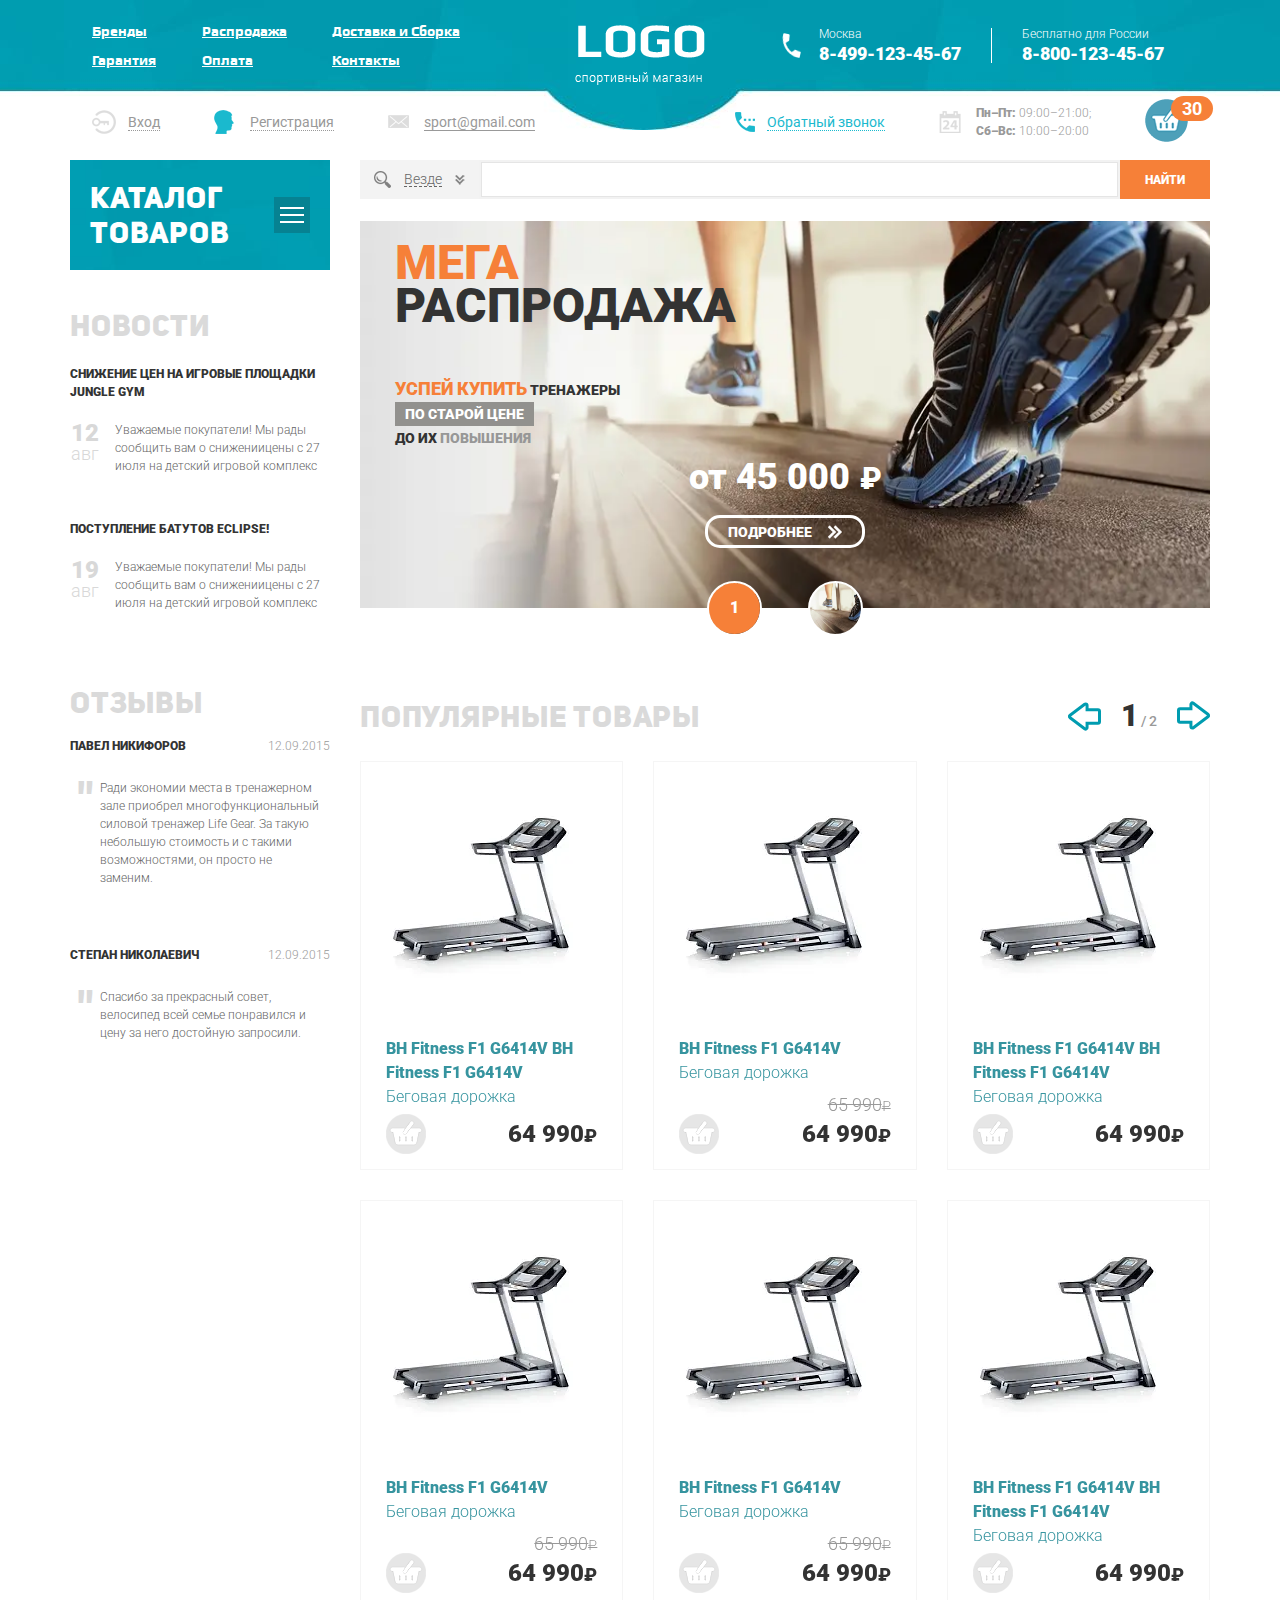
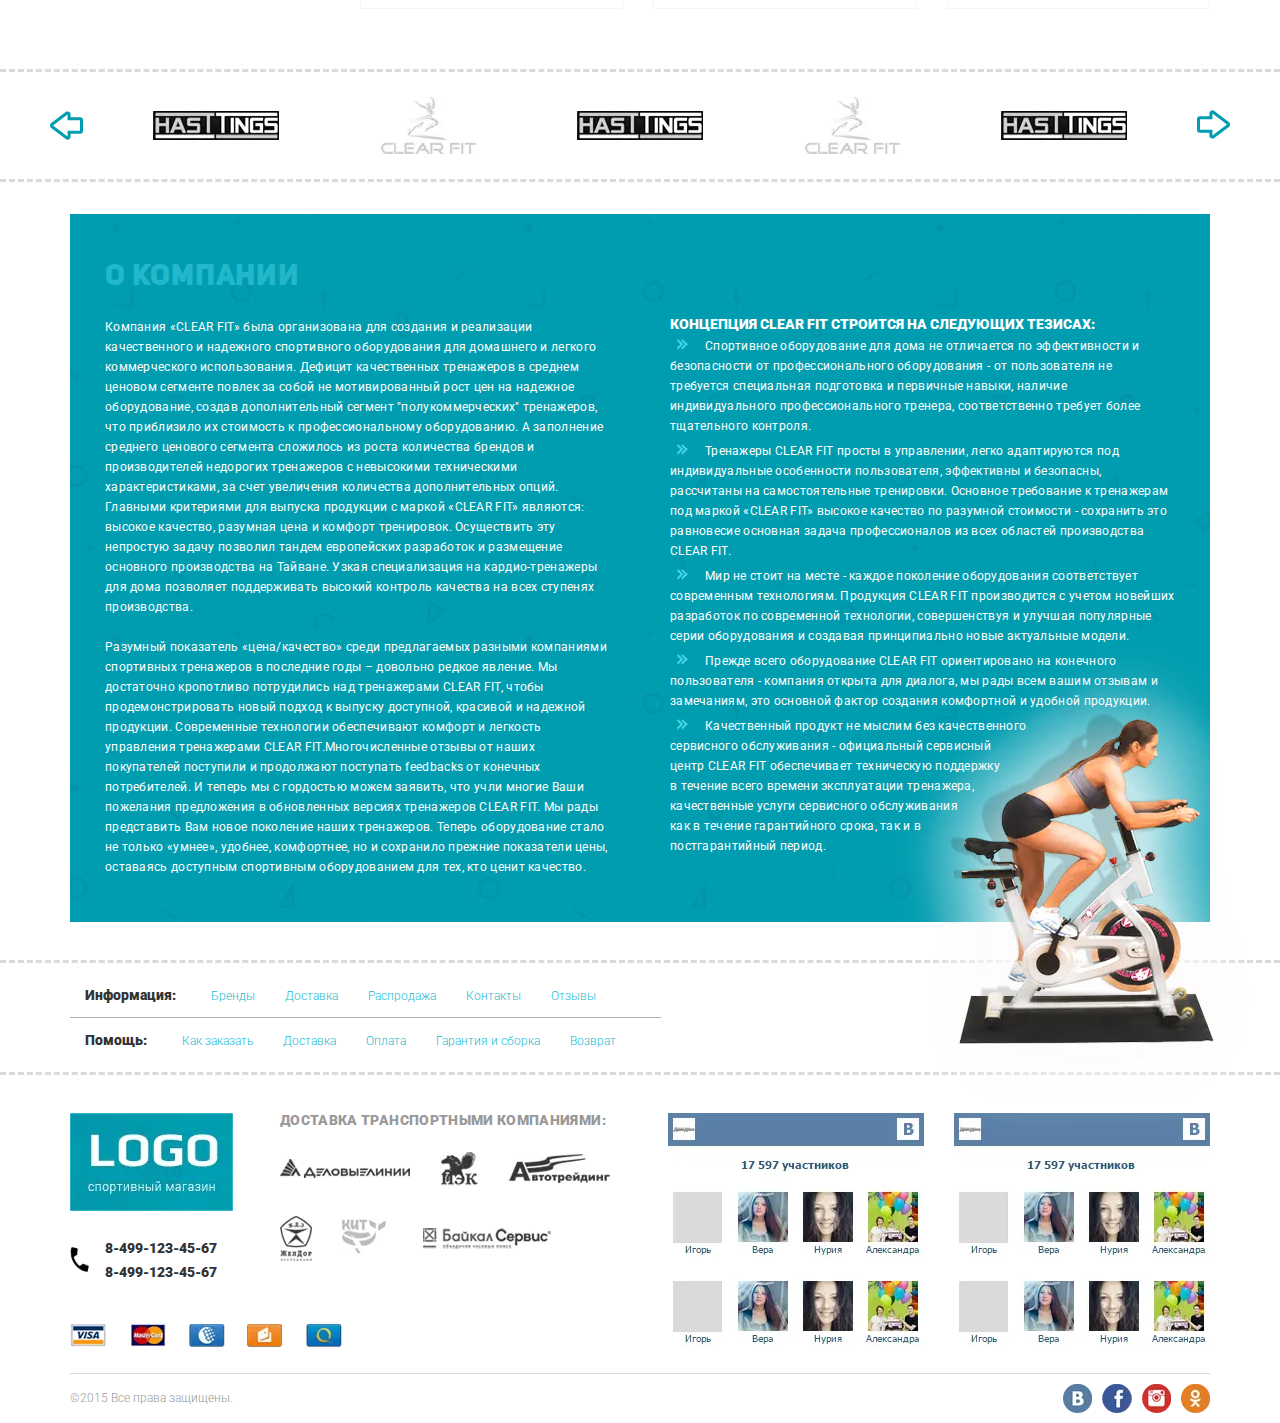
<file: index.html>
<!DOCTYPE html>
<html lang="ru">

<head>
	<title>Главная</title>
	<meta charset="UTF-8">
	<meta name="format-detection" content="telephone=no">
	<link rel="stylesheet" href="css/style.css">
	<link rel="shortcut icon" href="favicon.ico">
	<!-- <meta name="robots" content="noindex, nofollow"> -->
	<!-- <meta name="viewport" content="width=device-width, initial-scale=1.0, maximum-scale=1.0, user-scalable=0"> -->
	<meta name="viewport" content="width=device-width, initial-scale=1.0">
</head>

<body>
	<div class="wrapper">
		<header class="header">
			<div class="header__top top-header">
				<div class="top-header__content _container">
					<div class="top-header__column">
						<div class="top-header__menu menu">
							<div class="menu__icon icon-menu">
								<span></span>
								<span></span>
								<span></span>
							</div>
							<nav class="menu__body">
								<ul class="menu__list">
									<li><a href="" class="menu__link">Бренды</a></li>
									<li><a href="" class="menu__link">Распродажа</a></li>
									<li><a href="" class="menu__link">Доставка и Сборка</a></li>
									<li><a href="" class="menu__link">Гарантия</a></li>
									<li><a href="/checkout.html" class="menu__link">Оплата</a></li>
									<li><a href="/home.html" class="menu__link">Контакты</a></li>
								</ul>
							</nav>
						</div>
					</div>
					<div class="top-header__column top-header__column_logo">
						<a href="" class="top-header__logo">
							<picture>
								<source srcset="img/logo.webp" type="image/webp"><img src="img/logo.png" alt="">
							</picture>
						</a>
					</div>
					<div class="top-header__column">
						<div class="top-header__contacts contacts-header">
							<div class="contacts-header__column">
								<div class="contacts-header__item contacts-header__item_icon">
									<div class="contacts-header__label">Москва</div>
									<a href="tel:84991234567" class="contacts-header__phone">8-499-123-45-67</a>
								</div>
							</div>
							<div class="contacts-header__column contacts-header__column_forcart">
								<div class="contacts-header__item contacts-header__item_second-phone">
									<div class="contacts-header__label">Бесплатно для России</div>
									<a href="tel:88001234567" class="contacts-header__phone">8-800-123-45-67</a>
								</div>
							</div>
						</div>
					</div>
				</div>
			</div>
			<div class="header__bottom bottom-header">
				<div class="bottom-header__container _container">
					<div class="bottom-header__row">
						<div class="bottom-header__column">
							<ul data-da="menu__body,0,640" class="bottom-header__actions actions-header">
								<li>
									<a href="" class="actions-header__item actions-header__item_login"><span>Вход</span></a>
								</li>
								<li>
									<a href="" class="actions-header__item actions-header__item_reg"><span>Регистрация</span></a>
								</li>
								<li>
									<a href="mailto:sport@gmail.com"
										class="actions-header__item actions-header__item_email"><span>sport@gmail.com</span></a>
								</li>
							</ul>
						</div>
						<div class="bottom-header__column">
							<div class="bottom-header__info info-header">
								<div class="info-header__column">
									<a data-da="menu__body,3,640" href="" class="info-header__callback"><span>Обратный
											звонок</span></a>
								</div>
								<div class="info-header__column">
									<div class="info-header__schedule">
										<p><span>Пн–Пт:</span> 09:00–21:00;</p>
										<p><span>Сб–Вс:</span> 10:00–20:00 </p>
									</div>
								</div>
								<div class="info-header__column">
									<a data-da="contacts-header__column_forcart,3,640" href="" class="info-header__cart">
										<span>30</span>
									</a>
								</div>
							</div>
						</div>
					</div>
				</div>
			</div>
		</header>
		<main class="page">
			<div class="page__container _container">
				<aside class="page__side">
					<nav class="page__menu menu-page">
						<div class="menu-page__header">
							<div class="menu-page__title"><a href="/catalog.html">Каталог товаров</a></div>
							<div class="menu-page__burger">
								<div class="menu-page__lines">
									<span></span>
									<span></span>
									<span></span>
								</div>
							</div>
						</div>
						<div class="menu-page__body">
							<ul class="menu-page__list">
								<li class="menu-page__parent">
									<a href="" class="menu-page__link">Беговые дорожки </a>
									<div class="menu-page__submenu submenu-page">
										<div class="submenu-page__item">
											<ul class="submenu-page__menu">
												<li><a href="" class="submenu-page__link">Всепогодный</a></li>
												<li><a href="" class="submenu-page__link">Для помещений</a></li>
												<li><a href="" class="submenu-page__link">Профессиональный</a></li>
												<li><a href="" class="submenu-page__link">Любительский</a></li>
											</ul>
											<div class="submenu-page__product">
												<div class="item-product">
													<div class="item-product__labels">
													</div>
													<a href="" class="item-product__image">
														<picture>
															<source srcset="img/products/01.webp" type="image/webp"><img
																src="img/products/01.jpg" alt="Тенисный стол. Зеленый.">
														</picture>
													</a>
													<div class="item-product__body">
														<a href="" class="item-product__title">Домашний теннисный стол Donic Indoor
															Roller 800 Green</a>
														<div class="item-product__footer">
															<a href="" class="item-product__add"></a>
															<div class="item-product__price rub">64 990</div>
														</div>
													</div>
												</div>
											</div>
										</div>
									</div>
								</li>
								<li><a href="" class="menu-page__link">Эллиптические тренажеры</a></li>
								<li><a href="" class="menu-page__link">Велотренажеры</a></li>
								<li><a href="" class="menu-page__link">Гребные тренажеры</a></li>
								<li class="menu-page__parent">
									<a href="" class="menu-page__link">Вибромассажеры</a>
									<div class="menu-page__submenu submenu-page">
										<div class="submenu-page__item">
											<ul class="submenu-page__menu">
												<li><a href="" class="submenu-page__link">Всепогодный</a></li>
												<li><a href="" class="submenu-page__link">Для помещений</a></li>
												<li><a href="" class="submenu-page__link">Профессиональный</a></li>
												<li><a href="" class="submenu-page__link">Любительский</a></li>
											</ul>
											<div class="submenu-page__product">
												<div class="item-product">
													<div class="item-product__labels">
														<div class="item-product__label">Товар дня</div>
													</div>
													<a href="" class="item-product__image">
														<picture>
															<source srcset="img/products/01.webp" type="image/webp"><img
																src="img/products/01.jpg" alt="Тенисный стол. Зеленый.">
														</picture>
													</a>
													<div class="item-product__body">
														<a href="" class="item-product__title">Домашний теннисный стол Donic Indoor
															Roller 800 Green</a>
														<div class="item-product__footer">
															<a href="" class="item-product__add"></a>
															<div class="item-product__price rub">64 990</div>
														</div>
													</div>
												</div>
											</div>
										</div>
									</div>
								</li>
								<li><a href="" class="menu-page__link">Теннисные столы </a></li>
								<li><a href="" class="menu-page__link">Баскетбол</a></li>
								<li><a href="" class="menu-page__link">Массажные кресла</a></li>
								<li><a href="" class="menu-page__link">Массажные столы </a></li>
								<li class="menu-page__parent">
									<a href="" class="menu-page__link">Силовые тренажеры</a>
									<div class="menu-page__submenu submenu-page">
										<div class="submenu-page__item">
											<ul class="submenu-page__menu">
												<li><a href="" class="submenu-page__link">Всепогодный</a></li>
												<li><a href="" class="submenu-page__link">Для помещений</a></li>
												<li><a href="" class="submenu-page__link">Профессиональный</a></li>
												<li><a href="" class="submenu-page__link">Любительский</a></li>
											</ul>
											<div class="submenu-page__product">
												<div class="item-product">
													<div class="item-product__labels">
													</div>
													<a href="" class="item-product__image">
														<picture>
															<source srcset="img/products/01.webp" type="image/webp"><img
																src="img/products/01.jpg" alt="Тенисный стол. Зеленый.">
														</picture>
													</a>
													<div class="item-product__body">
														<a href="" class="item-product__title">Домашний теннисный стол Donic Indoor
															Roller 800 Green</a>
														<div class="item-product__footer">
															<div class="item-product__old-price rub">64 990</div>
															<a href="" class="item-product__add"></a>
															<div class="item-product__price rub">64 990</div>
														</div>
													</div>
												</div>
											</div>
										</div>
									</div>
								</li>
								<li class="menu-page__parent">
									<a href="" class="menu-page__link">Батуты</a>
									<div class="menu-page__submenu submenu-page">
										<div class="submenu-page__item">
											<ul class="submenu-page__menu">
												<li><a href="" class="submenu-page__link">Всепогодный</a></li>
												<li><a href="" class="submenu-page__link">Для помещений</a></li>
												<li><a href="" class="submenu-page__link">Профессиональный</a></li>
												<li><a href="" class="submenu-page__link">Любительский</a></li>
											</ul>
											<div class="submenu-page__product">
												<div class="item-product">
													<div class="item-product__labels">
														<div class="item-product__label">Товар дня</div>
													</div>
													<a href="" class="item-product__image">
														<picture>
															<source srcset="img/products/01.webp" type="image/webp"><img
																src="img/products/01.jpg" alt="Тенисный стол. Зеленый.">
														</picture>
													</a>
													<div class="item-product__body">
														<a href="" class="item-product__title">Домашний теннисный стол Donic Indoor
															Roller 800 Green</a>
														<div class="item-product__footer">
															<div class="item-product__old-price rub">64 990</div>
															<a href="" class="item-product__add"></a>
															<div class="item-product__price rub">64 990</div>
														</div>
													</div>
												</div>
											</div>
										</div>
									</div>
								</li>
								<li><a href="" class="menu-page__link">Детские городки</a></li>
								<li><a href="" class="menu-page__link">Дачная мебель</a></li>
								<li><a href="" class="menu-page__link">Уличные спортивные комплексы</a></li>
								<li><a href="" class="menu-page__link">Аксессуары</a></li>
							</ul>
						</div>
					</nav>
					<div data-da="page__content,last,992" class="page__content-side">
						<div class="page__news-side news-side">
							<a href="" class="news-side__title side-title">Новости</a>
							<div class="news-side__items">
								<div class="news-side__item">
									<a href="" class="news-side__label">Снижение цен на игровые площадки Jungle Gym</a>
									<div class="news-side__body">
										<div class="news-side__data"><span>12</span>авг</div>
										<div class="news-side__text">Уважаемые покупатели! Мы рады сообщить вам о снижениицены с
											27 июля на детский игровой комплекс</div>
									</div>
								</div>
								<div class="news-side__item">
									<a href="" class="news-side__label">Поступление батутов Eclipse!</a>
									<div class="news-side__body">
										<div class="news-side__data"><span>19</span>авг</div>
										<div class="news-side__text">Уважаемые покупатели! Мы рады сообщить вам о снижениицены с
											27 июля на детский игровой комплекс</div>
									</div>
								</div>
							</div>
						</div>
						<div class="page__reviews-side reviews-side">
							<a href="" class="reviews-side__title side-title">Отзывы</a>
							<div class="reviews-side__items">
								<a href="" class="reviews-side__item">
									<div class="reviews-side__header">
										<div class="reviews-side__user">Павел Никифоров</div>
										<div class="reviews-side__data">12.09.2015</div>
									</div>
									<div class="reviews-side__body">
										Ради экономии места в тренажерном
										зале приобрел многофункциональный
										силовой тренажер Life Gear. За такую
										небольшую стоимость и с такими
										возможностями, он просто не
										заменим.
									</div>
								</a>
								<a href="" class="reviews-side__item">
									<div class="reviews-side__header">
										<div class="reviews-side__user">Степан Николаевич</div>
										<div class="reviews-side__data">12.09.2015</div>
									</div>
									<div class="reviews-side__body">
										Спасибо за прекрасный совет,
										велосипед всей семье понравился
										и цену за него достойную запросили.
									</div>
								</a>
							</div>
						</div>
					</div>
				</aside>
				<div class="page__content">
					<form action="#" class="page__search search-page">
						<div class="search-page__select">
							<div class="search-page__title"><span>Везде</span><span data-text="Выбрано:"
									class="search-page__quantity"></span></div>
							<div class="search-page__categories categories-search">
								<div class="categories-search__row">
									<div class="categories-search__column">
										<ul class="categories-search__list">
											<li>
												<label class="categories-search__checkbox checkbox">
													<input data-error="Ошибка" class="checkbox__input" type="checkbox" value="1"
														name="form[]">
													<span class="checkbox__text"><span>Беговые дорожки</span></span>
												</label>
											</li>
											<li>
												<label class="categories-search__checkbox checkbox">
													<input data-error="Ошибка" class="checkbox__input" type="checkbox" value="1"
														name="form[]">
													<span class="checkbox__text"><span>Эллиптические тренажеры</span></span>
												</label>
											</li>
											<li>
												<label class="categories-search__checkbox checkbox">
													<input data-error="Ошибка" class="checkbox__input" type="checkbox" value="1"
														name="form[]">
													<span class="checkbox__text"><span>Велотренажеры</span></span>
												</label>
											</li>
											<li>
												<label class="categories-search__checkbox checkbox">
													<input data-error="Ошибка" class="checkbox__input" type="checkbox" value="1"
														name="form[]">
													<span class="checkbox__text"><span>Гребные тренажеры</span></span>
												</label>
											</li>
											<li>
												<label class="categories-search__checkbox checkbox">
													<input data-error="Ошибка" class="checkbox__input" type="checkbox" value="1"
														name="form[]">
													<span class="checkbox__text"><span>Вибромассажеры</span></span>
												</label>
											</li>
										</ul>
									</div>
									<div class="categories-search__column">
										<ul class="categories-search__list">
											<li>
												<label class="categories-search__checkbox checkbox">
													<input data-error="Ошибка" class="checkbox__input" type="checkbox" value="1"
														name="form[]">
													<span class="checkbox__text"><span>Беговые дорожки</span></span>
												</label>
											</li>
											<li>
												<label class="categories-search__checkbox checkbox">
													<input data-error="Ошибка" class="checkbox__input" type="checkbox" value="1"
														name="form[]">
													<span class="checkbox__text"><span>Эллиптические тренажеры</span></span>
												</label>
											</li>
											<li>
												<label class="categories-search__checkbox checkbox">
													<input data-error="Ошибка" class="checkbox__input" type="checkbox" value="1"
														name="form[]">
													<span class="checkbox__text"><span>Велотренажеры</span></span>
												</label>
											</li>
											<li>
												<label class="categories-search__checkbox checkbox">
													<input data-error="Ошибка" class="checkbox__input" type="checkbox" value="1"
														name="form[]">
													<span class="checkbox__text"><span>Гребные тренажеры</span></span>
												</label>
											</li>
											<li>
												<label class="categories-search__checkbox checkbox">
													<input data-error="Ошибка" class="checkbox__input" type="checkbox" value="1"
														name="form[]">
													<span class="checkbox__text"><span>Вибромассажеры</span></span>
												</label>
											</li>
										</ul>
									</div>
									<div class="categories-search__column">
										<ul class="categories-search__list">
											<li>
												<label class="categories-search__checkbox checkbox">
													<input data-error="Ошибка" class="checkbox__input" type="checkbox" value="1"
														name="form[]">
													<span class="checkbox__text"><span>Беговые дорожки</span></span>
												</label>
											</li>
											<li>
												<label class="categories-search__checkbox checkbox">
													<input data-error="Ошибка" class="checkbox__input" type="checkbox" value="1"
														name="form[]">
													<span class="checkbox__text"><span>Эллиптические тренажеры</span></span>
												</label>
											</li>
											<li>
												<label class="categories-search__checkbox checkbox">
													<input data-error="Ошибка" class="checkbox__input" type="checkbox" value="1"
														name="form[]">
													<span class="checkbox__text"><span>Велотренажеры</span></span>
												</label>
											</li>
											<li>
												<label class="categories-search__checkbox checkbox">
													<input data-error="Ошибка" class="checkbox__input" type="checkbox" value="1"
														name="form[]">
													<span class="checkbox__text"><span>Гребные тренажеры</span></span>
												</label>
											</li>
											<li>
												<label class="categories-search__checkbox checkbox">
													<input data-error="Ошибка" class="checkbox__input" type="checkbox" value="1"
														name="form[]">
													<span class="checkbox__text"><span>Вибромассажеры</span></span>
												</label>
											</li>
										</ul>
									</div>
								</div>
							</div>
						</div>
						<div class="search-page__input">
							<input autocomplete="off" type="text" name="form[]" data-error="Ошибка" data-value=""
								class="input">
						</div>
						<button type="submit" class="search-page__btn btn">Найти</button>
					</form>
					<div class="page__slider mainslider">
						<div class="mainslider__body _swiper">
							<div class="mainslider__slide">
								<div class="mainslider__content content-mainslider">
									<div class="content-mainslider__title">
										<span>Мега</span>распродажа
									</div>
									<div class="content-mainslider__text text-mainslider">
										<p><span class="text-mainslider__text-1">Успей купить</span> тренажеры</p>
										<p><span class="text-mainslider__text-2">по старой цене</span></p>
										<p>до их <span class="text-mainslider__text-3">повышения</span></p>
									</div>
									<div class="content-mainslider__footer">
										<div class="content-mainslider__price rub">от 45 000</div>
										<a href="/product.html" class="content-mainslider__button">
											<span>Подробнее</span>
										</a>
									</div>
								</div>
								<div class="mainslider__image _ibg">
									<picture>
										<source srcset="img/mainslider/01.webp" type="image/webp"><img src="img/mainslider/01.jpg"
											alt="">
									</picture>
								</div>
							</div>
							<div class="mainslider__slide">
								<div class="mainslider__content content-mainslider">
									<div class="content-mainslider__title">
										<span>Мега</span>распродажа
									</div>
									<div class="content-mainslider__text text-mainslider">
										<p><span class="text-mainslider__text-1">Успей купить</span> тренажеры</p>
										<p><span class="text-mainslider__text-2">по старой цене</span></p>
										<p>до их <span class="text-mainslider__text-3">повышения</span></p>
									</div>
									<div class="content-mainslider__footer">
										<div class="content-mainslider__price rub">от 45 000</div>
										<a href="/product.html" class="content-mainslider__button">
											<span>Подробнее</span>
										</a>
									</div>
								</div>
								<div class="mainslider__image _ibg">
									<picture>
										<source srcset="img/mainslider/01.webp" type="image/webp"><img src="img/mainslider/01.jpg"
											alt="">
									</picture>
								</div>
							</div>
						</div>
						<div class="mainslider__dotts"></div>
					</div>
					<div class="page__products products-slider">
						<div class="products-slider__header">
							<div class="products-slider__title">Популярные товары</div>
							<div class="products-slider__control">
								<div class="products-slider__arrow products-slider__arrow_prev _arrow _arrow_prev"></div>
								<div class="products-slider__info"></div>
								<div class="products-slider__arrow products-slider__arrow_next _arrow _arrow_next"></div>
							</div>
						</div>
						<div class="products-slider__item _swiper">
							<div class="products-slider__slide">
								<div class="products-slider__items items-products">
									<div class="items-products__column">
										<div class="item-product">
											<div class="item-product__labels">
											</div>
											<a href="" class="item-product__image">
												<picture>
													<source srcset="img/products/02.webp" type="image/webp"><img
														src="img/products/02.jpg" alt="Тенисный стол. Зеленый.">
												</picture>
											</a>
											<div class="item-product__body">
												<a href="" class="item-product__title">
													<span>BH Fitness F1 G6414V BH Fitness F1 G6414V</span>
													Беговая дорожка
												</a>
												<div class="item-product__footer">
													<a href="" class="item-product__add"></a>
													<div class="item-product__price rub">64 990</div>
												</div>
											</div>
											<div class="item-product__hover hover-item-product">
												<a href="" class="hover-item-product__title">
													<span>BH Fitness F1 G6414V</span>Беговая дорожка
												</a>
												<div class="hover-item-product__options options-item-product">
													<div class="options-item-product__item">
														<div class="options-item-product__label">Тип беговой дорожки: </div>
														<div class="options-item-product__value">Электрическая</div>
													</div>
													<div class="options-item-product__item">
														<div class="options-item-product__label">Скорость движения (км/ч): </div>
														<div class="options-item-product__value">22</div>
													</div>
													<div class="options-item-product__item">
														<div class="options-item-product__label">Складывание:</div>
														<div class="options-item-product__value">Есть</div>
													</div>
												</div>
												<div class="hover-item-product__body">
													<a href="" class="hover-item-product__cart"></a>
												</div>
												<div class="hover-item-product__footer">
													<div class="hover-item-product__stock">в наличии</div>
													<div class="hover-item-product__price rub">64 990</div>
												</div>
											</div>
										</div>
									</div>
									<div class="items-products__column">
										<div class="item-product">
											<div class="item-product__labels">
											</div>
											<a href="" class="item-product__image">
												<picture>
													<source srcset="img/products/02.webp" type="image/webp"><img
														src="img/products/02.jpg" alt="Тенисный стол. Зеленый.">
												</picture>
											</a>
											<div class="item-product__body">
												<a href="" class="item-product__title">
													<span>BH Fitness F1 G6414V</span>
													Беговая дорожка
												</a>
												<div class="item-product__footer">
													<div class="item-product__old-price rub">65 990</div>
													<a href="" class="item-product__add"></a>
													<div class="item-product__price rub">64 990</div>
												</div>
											</div>
											<div class="item-product__hover hover-item-product">
												<a href="" class="hover-item-product__title">
													<span>BH Fitness F1 G6414V</span>Беговая дорожка
												</a>
												<div class="hover-item-product__options options-item-product">
													<div class="options-item-product__item">
														<div class="options-item-product__label">Тип беговой дорожки: </div>
														<div class="options-item-product__value">Электрическая</div>
													</div>
													<div class="options-item-product__item">
														<div class="options-item-product__label">Скорость движения (км/ч): </div>
														<div class="options-item-product__value">22</div>
													</div>
													<div class="options-item-product__item">
														<div class="options-item-product__label">Складывание:</div>
														<div class="options-item-product__value">Есть</div>
													</div>
												</div>
												<div class="hover-item-product__body">
													<a href="" class="hover-item-product__cart"></a>
												</div>
												<div class="hover-item-product__footer">
													<div class="hover-item-product__old-price rub">65 990</div>
													<div class="hover-item-product__stock">в наличии</div>
													<div class="hover-item-product__price rub">64 990</div>
												</div>
											</div>
										</div>
									</div>
									<div class="items-products__column">
										<div class="item-product">
											<div class="item-product__labels">
											</div>
											<a href="" class="item-product__image">
												<picture>
													<source srcset="img/products/02.webp" type="image/webp"><img
														src="img/products/02.jpg" alt="Тенисный стол. Зеленый.">
												</picture>
											</a>
											<div class="item-product__body">
												<a href="" class="item-product__title">
													<span>BH Fitness F1 G6414V BH Fitness F1 G6414V</span>
													Беговая дорожка
												</a>
												<div class="item-product__footer">
													<a href="" class="item-product__add"></a>
													<div class="item-product__price rub">64 990</div>
												</div>
											</div>
											<div class="item-product__hover hover-item-product">
												<a href="" class="hover-item-product__title">
													<span>BH Fitness F1 G6414V</span>Беговая дорожка
												</a>
												<div class="hover-item-product__options options-item-product">
													<div class="options-item-product__item">
														<div class="options-item-product__label">Тип беговой дорожки: </div>
														<div class="options-item-product__value">Электрическая</div>
													</div>
													<div class="options-item-product__item">
														<div class="options-item-product__label">Скорость движения (км/ч): </div>
														<div class="options-item-product__value">22</div>
													</div>
													<div class="options-item-product__item">
														<div class="options-item-product__label">Складывание:</div>
														<div class="options-item-product__value">Есть</div>
													</div>
												</div>
												<div class="hover-item-product__body">
													<a href="" class="hover-item-product__cart"></a>
												</div>
												<div class="hover-item-product__footer">
													<div class="hover-item-product__stock">в наличии</div>
													<div class="hover-item-product__price rub">64 990</div>
												</div>
											</div>
										</div>
									</div>
									<div class="items-products__column">
										<div class="item-product">
											<div class="item-product__labels">
											</div>
											<a href="" class="item-product__image">
												<picture>
													<source srcset="img/products/02.webp" type="image/webp"><img
														src="img/products/02.jpg" alt="Тенисный стол. Зеленый.">
												</picture>
											</a>
											<div class="item-product__body">
												<a href="" class="item-product__title">
													<span>BH Fitness F1 G6414V</span>
													Беговая дорожка
												</a>
												<div class="item-product__footer">
													<div class="item-product__old-price rub">65 990</div>
													<a href="" class="item-product__add"></a>
													<div class="item-product__price rub">64 990</div>
												</div>
											</div>
											<div class="item-product__hover hover-item-product">
												<a href="" class="hover-item-product__title">
													<span>BH Fitness F1 G6414V</span>Беговая дорожка
												</a>
												<div class="hover-item-product__options options-item-product">
													<div class="options-item-product__item">
														<div class="options-item-product__label">Тип беговой дорожки: </div>
														<div class="options-item-product__value">Электрическая</div>
													</div>
													<div class="options-item-product__item">
														<div class="options-item-product__label">Скорость движения (км/ч): </div>
														<div class="options-item-product__value">22</div>
													</div>
													<div class="options-item-product__item">
														<div class="options-item-product__label">Складывание:</div>
														<div class="options-item-product__value">Есть</div>
													</div>
												</div>
												<div class="hover-item-product__body">
													<a href="" class="hover-item-product__cart"></a>
												</div>
												<div class="hover-item-product__footer">
													<div class="hover-item-product__old-price rub">65 990</div>
													<div class="hover-item-product__stock">в наличии</div>
													<div class="hover-item-product__price rub">64 990</div>
												</div>
											</div>
										</div>
									</div>
									<div class="items-products__column">
										<div class="item-product">
											<div class="item-product__labels">
											</div>
											<a href="" class="item-product__image">
												<picture>
													<source srcset="img/products/02.webp" type="image/webp"><img
														src="img/products/02.jpg" alt="Тенисный стол. Зеленый.">
												</picture>
											</a>
											<div class="item-product__body">
												<a href="" class="item-product__title">
													<span>BH Fitness F1 G6414V</span>
													Беговая дорожка
												</a>
												<div class="item-product__footer">
													<div class="item-product__old-price rub">65 990</div>
													<a href="" class="item-product__add"></a>
													<div class="item-product__price rub">64 990</div>
												</div>
											</div>
											<div class="item-product__hover hover-item-product">
												<a href="" class="hover-item-product__title">
													<span>BH Fitness F1 G6414V</span>Беговая дорожка
												</a>
												<div class="hover-item-product__options options-item-product">
													<div class="options-item-product__item">
														<div class="options-item-product__label">Тип беговой дорожки: </div>
														<div class="options-item-product__value">Электрическая</div>
													</div>
													<div class="options-item-product__item">
														<div class="options-item-product__label">Скорость движения (км/ч): </div>
														<div class="options-item-product__value">22</div>
													</div>
													<div class="options-item-product__item">
														<div class="options-item-product__label">Складывание:</div>
														<div class="options-item-product__value">Есть</div>
													</div>
												</div>
												<div class="hover-item-product__body">
													<a href="" class="hover-item-product__cart"></a>
												</div>
												<div class="hover-item-product__footer">
													<div class="hover-item-product__old-price rub">65 990</div>
													<div class="hover-item-product__stock">в наличии</div>
													<div class="hover-item-product__price rub">64 990</div>
												</div>
											</div>
										</div>
									</div>
									<div class="items-products__column">
										<div class="item-product">
											<div class="item-product__labels">
											</div>
											<a href="" class="item-product__image">
												<picture>
													<source srcset="img/products/02.webp" type="image/webp"><img
														src="img/products/02.jpg" alt="Тенисный стол. Зеленый.">
												</picture>
											</a>
											<div class="item-product__body">
												<a href="" class="item-product__title">
													<span>BH Fitness F1 G6414V BH Fitness F1 G6414V</span>
													Беговая дорожка
												</a>
												<div class="item-product__footer">
													<a href="" class="item-product__add"></a>
													<div class="item-product__price rub">64 990</div>
												</div>
											</div>
											<div class="item-product__hover hover-item-product">
												<a href="" class="hover-item-product__title">
													<span>BH Fitness F1 G6414V</span>Беговая дорожка
												</a>
												<div class="hover-item-product__options options-item-product">
													<div class="options-item-product__item">
														<div class="options-item-product__label">Тип беговой дорожки: </div>
														<div class="options-item-product__value">Электрическая</div>
													</div>
													<div class="options-item-product__item">
														<div class="options-item-product__label">Скорость движения (км/ч): </div>
														<div class="options-item-product__value">22</div>
													</div>
													<div class="options-item-product__item">
														<div class="options-item-product__label">Складывание:</div>
														<div class="options-item-product__value">Есть</div>
													</div>
												</div>
												<div class="hover-item-product__body">
													<a href="" class="hover-item-product__cart"></a>
												</div>
												<div class="hover-item-product__footer">
													<div class="hover-item-product__stock">в наличии</div>
													<div class="hover-item-product__price rub">64 990</div>
												</div>
											</div>
										</div>
									</div>
								</div>
							</div>
							<div class="products-slider__slide">
								<div class="products-slider__items items-products">
									<div class="items-products__column">
										<div class="item-product">
											<div class="item-product__labels">
											</div>
											<a href="" class="item-product__image">
												<picture>
													<source srcset="img/products/02.webp" type="image/webp"><img
														src="img/products/02.jpg" alt="Тенисный стол. Зеленый.">
												</picture>
											</a>
											<div class="item-product__body">
												<a href="" class="item-product__title">
													<span>BH Fitness F1 G6414V BH Fitness F1 G6414V</span>
													Беговая дорожка
												</a>
												<div class="item-product__footer">
													<a href="" class="item-product__add"></a>
													<div class="item-product__price rub">64 990</div>
												</div>
											</div>
											<div class="item-product__hover hover-item-product">
												<a href="" class="hover-item-product__title">
													<span>BH Fitness F1 G6414V</span>Беговая дорожка
												</a>
												<div class="hover-item-product__options options-item-product">
													<div class="options-item-product__item">
														<div class="options-item-product__label">Тип беговой дорожки: </div>
														<div class="options-item-product__value">Электрическая</div>
													</div>
													<div class="options-item-product__item">
														<div class="options-item-product__label">Скорость движения (км/ч): </div>
														<div class="options-item-product__value">22</div>
													</div>
													<div class="options-item-product__item">
														<div class="options-item-product__label">Складывание:</div>
														<div class="options-item-product__value">Есть</div>
													</div>
												</div>
												<div class="hover-item-product__body">
													<a href="" class="hover-item-product__cart"></a>
												</div>
												<div class="hover-item-product__footer">
													<div class="hover-item-product__stock">в наличии</div>
													<div class="hover-item-product__price rub">64 990</div>
												</div>
											</div>
										</div>
									</div>
									<div class="items-products__column">
										<div class="item-product">
											<div class="item-product__labels">
											</div>
											<a href="" class="item-product__image">
												<picture>
													<source srcset="img/products/02.webp" type="image/webp"><img
														src="img/products/02.jpg" alt="Тенисный стол. Зеленый.">
												</picture>
											</a>
											<div class="item-product__body">
												<a href="" class="item-product__title">
													<span>BH Fitness F1 G6414V</span>
													Беговая дорожка
												</a>
												<div class="item-product__footer">
													<div class="item-product__old-price rub">65 990</div>
													<a href="" class="item-product__add"></a>
													<div class="item-product__price rub">64 990</div>
												</div>
											</div>
											<div class="item-product__hover hover-item-product">
												<a href="" class="hover-item-product__title">
													<span>BH Fitness F1 G6414V</span>Беговая дорожка
												</a>
												<div class="hover-item-product__options options-item-product">
													<div class="options-item-product__item">
														<div class="options-item-product__label">Тип беговой дорожки: </div>
														<div class="options-item-product__value">Электрическая</div>
													</div>
													<div class="options-item-product__item">
														<div class="options-item-product__label">Скорость движения (км/ч): </div>
														<div class="options-item-product__value">22</div>
													</div>
													<div class="options-item-product__item">
														<div class="options-item-product__label">Складывание:</div>
														<div class="options-item-product__value">Есть</div>
													</div>
												</div>
												<div class="hover-item-product__body">
													<a href="" class="hover-item-product__cart"></a>
												</div>
												<div class="hover-item-product__footer">
													<div class="hover-item-product__old-price rub">65 990</div>
													<div class="hover-item-product__stock">в наличии</div>
													<div class="hover-item-product__price rub">64 990</div>
												</div>
											</div>
										</div>
									</div>
									<div class="items-products__column">
										<div class="item-product">
											<div class="item-product__labels">
											</div>
											<a href="" class="item-product__image">
												<picture>
													<source srcset="img/products/02.webp" type="image/webp"><img
														src="img/products/02.jpg" alt="Тенисный стол. Зеленый.">
												</picture>
											</a>
											<div class="item-product__body">
												<a href="" class="item-product__title">
													<span>BH Fitness F1 G6414V BH Fitness F1 G6414V</span>
													Беговая дорожка
												</a>
												<div class="item-product__footer">
													<a href="" class="item-product__add"></a>
													<div class="item-product__price rub">64 990</div>
												</div>
											</div>
											<div class="item-product__hover hover-item-product">
												<a href="" class="hover-item-product__title">
													<span>BH Fitness F1 G6414V</span>Беговая дорожка
												</a>
												<div class="hover-item-product__options options-item-product">
													<div class="options-item-product__item">
														<div class="options-item-product__label">Тип беговой дорожки: </div>
														<div class="options-item-product__value">Электрическая</div>
													</div>
													<div class="options-item-product__item">
														<div class="options-item-product__label">Скорость движения (км/ч): </div>
														<div class="options-item-product__value">22</div>
													</div>
													<div class="options-item-product__item">
														<div class="options-item-product__label">Складывание:</div>
														<div class="options-item-product__value">Есть</div>
													</div>
												</div>
												<div class="hover-item-product__body">
													<a href="" class="hover-item-product__cart"></a>
												</div>
												<div class="hover-item-product__footer">
													<div class="hover-item-product__stock">в наличии</div>
													<div class="hover-item-product__price rub">64 990</div>
												</div>
											</div>
										</div>
									</div>
									<div class="items-products__column">
										<div class="item-product">
											<div class="item-product__labels">
											</div>
											<a href="" class="item-product__image">
												<picture>
													<source srcset="img/products/02.webp" type="image/webp"><img
														src="img/products/02.jpg" alt="Тенисный стол. Зеленый.">
												</picture>
											</a>
											<div class="item-product__body">
												<a href="" class="item-product__title">
													<span>BH Fitness F1 G6414V</span>
													Беговая дорожка
												</a>
												<div class="item-product__footer">
													<div class="item-product__old-price rub">65 990</div>
													<a href="" class="item-product__add"></a>
													<div class="item-product__price rub">64 990</div>
												</div>
											</div>
											<div class="item-product__hover hover-item-product">
												<a href="" class="hover-item-product__title">
													<span>BH Fitness F1 G6414V</span>Беговая дорожка
												</a>
												<div class="hover-item-product__options options-item-product">
													<div class="options-item-product__item">
														<div class="options-item-product__label">Тип беговой дорожки: </div>
														<div class="options-item-product__value">Электрическая</div>
													</div>
													<div class="options-item-product__item">
														<div class="options-item-product__label">Скорость движения (км/ч): </div>
														<div class="options-item-product__value">22</div>
													</div>
													<div class="options-item-product__item">
														<div class="options-item-product__label">Складывание:</div>
														<div class="options-item-product__value">Есть</div>
													</div>
												</div>
												<div class="hover-item-product__body">
													<a href="" class="hover-item-product__cart"></a>
												</div>
												<div class="hover-item-product__footer">
													<div class="hover-item-product__old-price rub">65 990</div>
													<div class="hover-item-product__stock">в наличии</div>
													<div class="hover-item-product__price rub">64 990</div>
												</div>
											</div>
										</div>
									</div>
									<div class="items-products__column">
										<div class="item-product">
											<div class="item-product__labels">
											</div>
											<a href="" class="item-product__image">
												<picture>
													<source srcset="img/products/02.webp" type="image/webp"><img
														src="img/products/02.jpg" alt="Тенисный стол. Зеленый.">
												</picture>
											</a>
											<div class="item-product__body">
												<a href="" class="item-product__title">
													<span>BH Fitness F1 G6414V</span>
													Беговая дорожка
												</a>
												<div class="item-product__footer">
													<div class="item-product__old-price rub">65 990</div>
													<a href="" class="item-product__add"></a>
													<div class="item-product__price rub">64 990</div>
												</div>
											</div>
											<div class="item-product__hover hover-item-product">
												<a href="" class="hover-item-product__title">
													<span>BH Fitness F1 G6414V</span>Беговая дорожка
												</a>
												<div class="hover-item-product__options options-item-product">
													<div class="options-item-product__item">
														<div class="options-item-product__label">Тип беговой дорожки: </div>
														<div class="options-item-product__value">Электрическая</div>
													</div>
													<div class="options-item-product__item">
														<div class="options-item-product__label">Скорость движения (км/ч): </div>
														<div class="options-item-product__value">22</div>
													</div>
													<div class="options-item-product__item">
														<div class="options-item-product__label">Складывание:</div>
														<div class="options-item-product__value">Есть</div>
													</div>
												</div>
												<div class="hover-item-product__body">
													<a href="" class="hover-item-product__cart"></a>
												</div>
												<div class="hover-item-product__footer">
													<div class="hover-item-product__old-price rub">65 990</div>
													<div class="hover-item-product__stock">в наличии</div>
													<div class="hover-item-product__price rub">64 990</div>
												</div>
											</div>
										</div>
									</div>
									<div class="items-products__column">
										<div class="item-product">
											<div class="item-product__labels">
											</div>
											<a href="" class="item-product__image">
												<picture>
													<source srcset="img/products/02.webp" type="image/webp"><img
														src="img/products/02.jpg" alt="Тенисный стол. Зеленый.">
												</picture>
											</a>
											<div class="item-product__body">
												<a href="" class="item-product__title">
													<span>BH Fitness F1 G6414V BH Fitness F1 G6414V</span>
													Беговая дорожка
												</a>
												<div class="item-product__footer">
													<a href="" class="item-product__add"></a>
													<div class="item-product__price rub">64 990</div>
												</div>
											</div>
											<div class="item-product__hover hover-item-product">
												<a href="" class="hover-item-product__title">
													<span>BH Fitness F1 G6414V</span>Беговая дорожка
												</a>
												<div class="hover-item-product__options options-item-product">
													<div class="options-item-product__item">
														<div class="options-item-product__label">Тип беговой дорожки: </div>
														<div class="options-item-product__value">Электрическая</div>
													</div>
													<div class="options-item-product__item">
														<div class="options-item-product__label">Скорость движения (км/ч): </div>
														<div class="options-item-product__value">22</div>
													</div>
													<div class="options-item-product__item">
														<div class="options-item-product__label">Складывание:</div>
														<div class="options-item-product__value">Есть</div>
													</div>
												</div>
												<div class="hover-item-product__body">
													<a href="" class="hover-item-product__cart"></a>
												</div>
												<div class="hover-item-product__footer">
													<div class="hover-item-product__stock">в наличии</div>
													<div class="hover-item-product__price rub">64 990</div>
												</div>
											</div>
										</div>
									</div>
								</div>
							</div>
						</div>
					</div>
				</div>
			</div>
			<div class="page__brands brands-slider">
				<div class="brands-slider__container _container">
					<div class="brands-slider__body _swiper">
						<div class="brands-slider__slide">
							<picture>
								<source srcset="img/brands/01.webp" type="image/webp"><img src="img/brands/01.jpg" alt="">
							</picture>
						</div>
						<div class="brands-slider__slide">
							<picture>
								<source srcset="img/brands/02.webp" type="image/webp"><img src="img/brands/02.jpg" alt="">
							</picture>
						</div>
						<div class="brands-slider__slide">
							<picture>
								<source srcset="img/brands/01.webp" type="image/webp"><img src="img/brands/01.jpg" alt="">
							</picture>
						</div>
						<div class="brands-slider__slide">
							<picture>
								<source srcset="img/brands/02.webp" type="image/webp"><img src="img/brands/02.jpg" alt="">
							</picture>
						</div>
						<div class="brands-slider__slide">
							<picture>
								<source srcset="img/brands/01.webp" type="image/webp"><img src="img/brands/01.jpg" alt="">
							</picture>
						</div>
						<div class="brands-slider__slide">
							<picture>
								<source srcset="img/brands/02.webp" type="image/webp"><img src="img/brands/02.jpg" alt="">
							</picture>
						</div>
						<div class="brands-slider__slide">
							<picture>
								<source srcset="img/brands/01.webp" type="image/webp"><img src="img/brands/01.jpg" alt="">
							</picture>
						</div>
						<div class="brands-slider__slide">
							<picture>
								<source srcset="img/brands/02.webp" type="image/webp"><img src="img/brands/02.jpg" alt="">
							</picture>
						</div>
						<div class="brands-slider__slide">
							<picture>
								<source srcset="img/brands/01.webp" type="image/webp"><img src="img/brands/01.jpg" alt="">
							</picture>
						</div>
						<div class="brands-slider__slide">
							<picture>
								<source srcset="img/brands/02.webp" type="image/webp"><img src="img/brands/02.jpg" alt="">
							</picture>
						</div>
					</div>
					<div class="brands-slider__arrows">
						<div class="brands-slider__arrow brands-slider__arrow_prev _arrow _arrow_prev"></div>
						<div class="brands-slider__arrow brands-slider__arrow_next _arrow _arrow_next"></div>
					</div>
				</div>
			</div>
			<section class="page__text text-block">
				<div class="text-block__container _container">
					<div class="text-block__body">
						<h1 class="text-block__title">О компании</h1>
						<div class="text-block__row">
							<div class="text-block__column">
								<p>
									Компания «CLEAR FIT» была организована для создания и реализации
									качественного и надежного спортивного оборудования для домашнего и легкого
									коммерческого использования. Дефицит качественных тренажеров в среднем
									ценовом сегменте повлек за собой не мотивированный рост цен на надежное
									оборудование, создав дополнительный сегмент "полукоммерческих" тренажеров,
									что приблизило их стоимость к профессиональному оборудованию. А заполнение
									среднего ценового сегмента сложилось из роста количества брендов и
									производителей недорогих тренажеров с невысокими техническими
									характеристиками, за счет увеличения количества дополнительных опций.
									Главными критериями для выпуска продукции с маркой «CLEAR FIT» являются:
									высокое качество, разумная цена и комфорт тренировок. Осуществить эту
									непростую задачу позволил тандем европейских разработок и размещение
									основного производства на Тайване. Узкая специализация на кардио-тренажеры
									для дома позволяет поддерживать высокий контроль качества на всех ступенях
									производства.
								</p>
								<p>
									Разумный показатель «цена/качество» среди предлагаемых разными компаниями
									спортивных тренажеров в последние годы – довольно редкое явление. Мы
									достаточно кропотливо потрудились над тренажерами CLEAR FIT, чтобы
									продемонстрировать новый подход к выпуску доступной, красивой и надежной
									продукции. Современные технологии обеспечивают комфорт и легкость управления
									тренажерами CLEAR FIT.Многочисленные отзывы от наших покупателей поступили
									и продолжают поступать feedbacks от конечных потребителей. И теперь мы с
									гордостью можем заявить, что учли многие Ваши пожелания предложения в
									обновленных версиях тренажеров CLEAR FIT. Мы рады представить Вам новое
									поколение наших тренажеров. Теперь оборудование стало не только «умнее»,
									удобнее, комфортнее, но и сохранило прежние показатели цены, оставаясь
									доступным спортивным оборудованием для тех, кто ценит качество.
								</p>
							</div>
							<div class="text-block__column">
								<h2 class="text-block__label">Концепция CLEAR FIT строится на следующих тезисах:</h2>
								<ul class="text-block__list">
									<li>Спортивное оборудование для дома не отличается по эффективности и
										безопасности от профессионального оборудования - от пользователя не
										требуется специальная подготовка и первичные навыки, наличие
										индивидуального профессионального тренера, соответственно требует более
										тщательного контроля. </li>
									<li>Тренажеры CLEAR FIT просты в управлении, легко адаптируются под
										индивидуальные особенности пользователя, эффективны и безопасны,
										рассчитаны на самостоятельные тренировки.
										Основное требование к тренажерам под маркой «CLEAR FIT» высокое
										качество по разумной стоимости - сохранить это равновесие основная задача
										профессионалов из всех областей производства CLEAR FIT.</li>
									<li>Мир не стоит на месте - каждое поколение оборудования соответствует
										современным технологиям. Продукция CLEAR FIT производится с учетом
										новейших разработок по современной технологии, совершенствуя и улучшая
										популярные серии оборудования и создавая принципиально новые актуальные
										модели.</li>
									<li>Прежде всего оборудование CLEAR FIT ориентировано на конечного
										пользователя - компания открыта для диалога, мы рады всем вашим отзывам
										и замечаниям, это основной фактор создания комфортной и удобной
										продукции.</li>
									<li>Качественный продукт не мыслим без качественного <br>
										сервисного обслуживания - официальный сервисный <br>
										центр CLEAR FIT обеспечивает техническую поддержку <br>
										в течение всего времени эксплуатации тренажера, <br>
										качественные услуги сервисного обслуживания <br>
										как в течение гарантийного срока, так и в <br>
										постгарантийный период.</li>
								</ul>
								<div class="text-block__image">
									<picture>
										<source srcset="img/bike.webp" type="image/webp"><img src="img/bike.png" alt="">
									</picture>
								</div>
							</div>
						</div>
					</div>
				</div>
			</section>
			<div class="page__info-menu info-menu">
				<div class="info-menu__container _container">
					<div class="info-menu__body">
						<div class="info-menu__line">
							<div class="info-menu__label">Информация:</div>
							<ul class="info-menu__list">
								<li><a href="" class="info-menu__link">Бренды</a></li>
								<li><a href="" class="info-menu__link">Доставка</a></li>
								<li><a href="" class="info-menu__link">Распродажа</a></li>
								<li><a href="" class="info-menu__link">Контакты</a></li>
								<li><a href="" class="info-menu__link">Отзывы</a></li>
							</ul>
						</div>
						<div class="info-menu__line">
							<div class="info-menu__label">Помощь:</div>
							<ul class="info-menu__list">
								<li><a href="" class="info-menu__link">Как заказать</a></li>
								<li><a href="" class="info-menu__link">Доставка</a></li>
								<li><a href="" class="info-menu__link">Оплата</a></li>
								<li><a href="" class="info-menu__link">Гарантия и сборка</a></li>
								<li><a href="" class="info-menu__link">Возврат</a></li>
							</ul>
						</div>
					</div>
				</div>

			</div>
		</main>
		<footer class="footer">
			<div class="footer__content _container">
				<div class="footer__body">
					<div class="footer__column">
						<div class="footer__block block-footer">
							<div class="block-footer__column">
								<a href="" class="logo-footer">
									<picture>
										<source srcset="img/logo-footer.webp" type="image/webp"><img src="img/logo-footer.jpg"
											alt="">
									</picture>
								</a>
								<div class="block-footer__phones">
									<p><a href="tel:84991234567" class="block-footer__phone">8-499-123-45-67</a></p>
									<p><a href="tel:84991234567" class="block-footer__phone">8-499-123-45-67</a></p>
								</div>
							</div>
							<div class="block-footer__column">
								<div class="block-footer__delivery delivery-footer">
									<div class="delivery-footer__title">Доставка транспортными компаниями:</div>
									<div class="delivery-footer__items">
										<div class="delivery-footer__item">
											<picture>
												<source srcset="img/delivery/01.webp" type="image/webp"><img
													src="img/delivery/01.jpg" alt="">
											</picture>
										</div>
										<div class="delivery-footer__item">
											<picture>
												<source srcset="img/delivery/02.webp" type="image/webp"><img
													src="img/delivery/02.jpg" alt="">
											</picture>
										</div>
										<div class="delivery-footer__item">
											<picture>
												<source srcset="img/delivery/03.webp" type="image/webp"><img
													src="img/delivery/03.jpg" alt="">
											</picture>
										</div>
										<div class="delivery-footer__item">
											<picture>
												<source srcset="img/delivery/04.webp" type="image/webp"><img
													src="img/delivery/04.jpg" alt="">
											</picture>
										</div>
										<div class="delivery-footer__item">
											<picture>
												<source srcset="img/delivery/05.webp" type="image/webp"><img
													src="img/delivery/05.jpg" alt="">
											</picture>
										</div>
										<div class="delivery-footer__item">
											<picture>
												<source srcset="img/delivery/06.webp" type="image/webp"><img
													src="img/delivery/06.jpg" alt="">
											</picture>
										</div>
									</div>
								</div>
							</div>
						</div>
						<div class="footer__payments">
							<picture>
								<source srcset="img/icons/payment.webp" type="image/webp"><img src="img/icons/payment.png"
									alt="">
							</picture>
						</div>
					</div>
					<div class="footer__column">
						<div class="footer__widgets widgets-footer">
							<div class="widgets-footer__column">
								<picture>
									<source srcset="img/vk.webp" type="image/webp"><img src="img/vk.png" alt="">
								</picture>
							</div>
							<div class="widgets-footer__column">
								<picture>
									<source srcset="img/vk.webp" type="image/webp"><img src="img/vk.png" alt="">
								</picture>
							</div>
						</div>
					</div>
				</div>
				<div class="footer__bottom">
					<div class="footer__copy">©2015 Все права защищены.</div>
					<div class="footer__social social-footer">
						<a href="" class="social-footer__item">
							<picture>
								<source srcset="img/icons/social/01.webp" type="image/webp"><img src="img/icons/social/01.png"
									alt="">
							</picture>
						</a>
						<a href="" class="social-footer__item">
							<picture>
								<source srcset="img/icons/social/02.webp" type="image/webp"><img src="img/icons/social/02.png"
									alt="">
							</picture>
						</a>
						<a href="" class="social-footer__item">
							<picture>
								<source srcset="img/icons/social/03.webp" type="image/webp"><img src="img/icons/social/03.png"
									alt="">
							</picture>
						</a>
						<a href="" class="social-footer__item">
							<picture>
								<source srcset="img/icons/social/04.webp" type="image/webp"><img src="img/icons/social/04.png"
									alt="">
							</picture>
						</a>
					</div>
				</div>
			</div>
		</footer>
	</div>
	<div class="popup">
		<div class="popup__content">
			<div class="popup__body">
				<div class="popup__close"></div>
			</div>
		</div>
	</div>
	<div class="popup popup_video">
		<div class="popup__content">
			<div class="popup__body">
				<div class="popup__close popup__close_video"></div>
				<div class="popup__video _video"></div>
			</div>
		</div>
	</div>

	<script src="js/vendors.min.js"></script>
	<script src="js/app.min.js"></script>
</body>

</html>
</file>
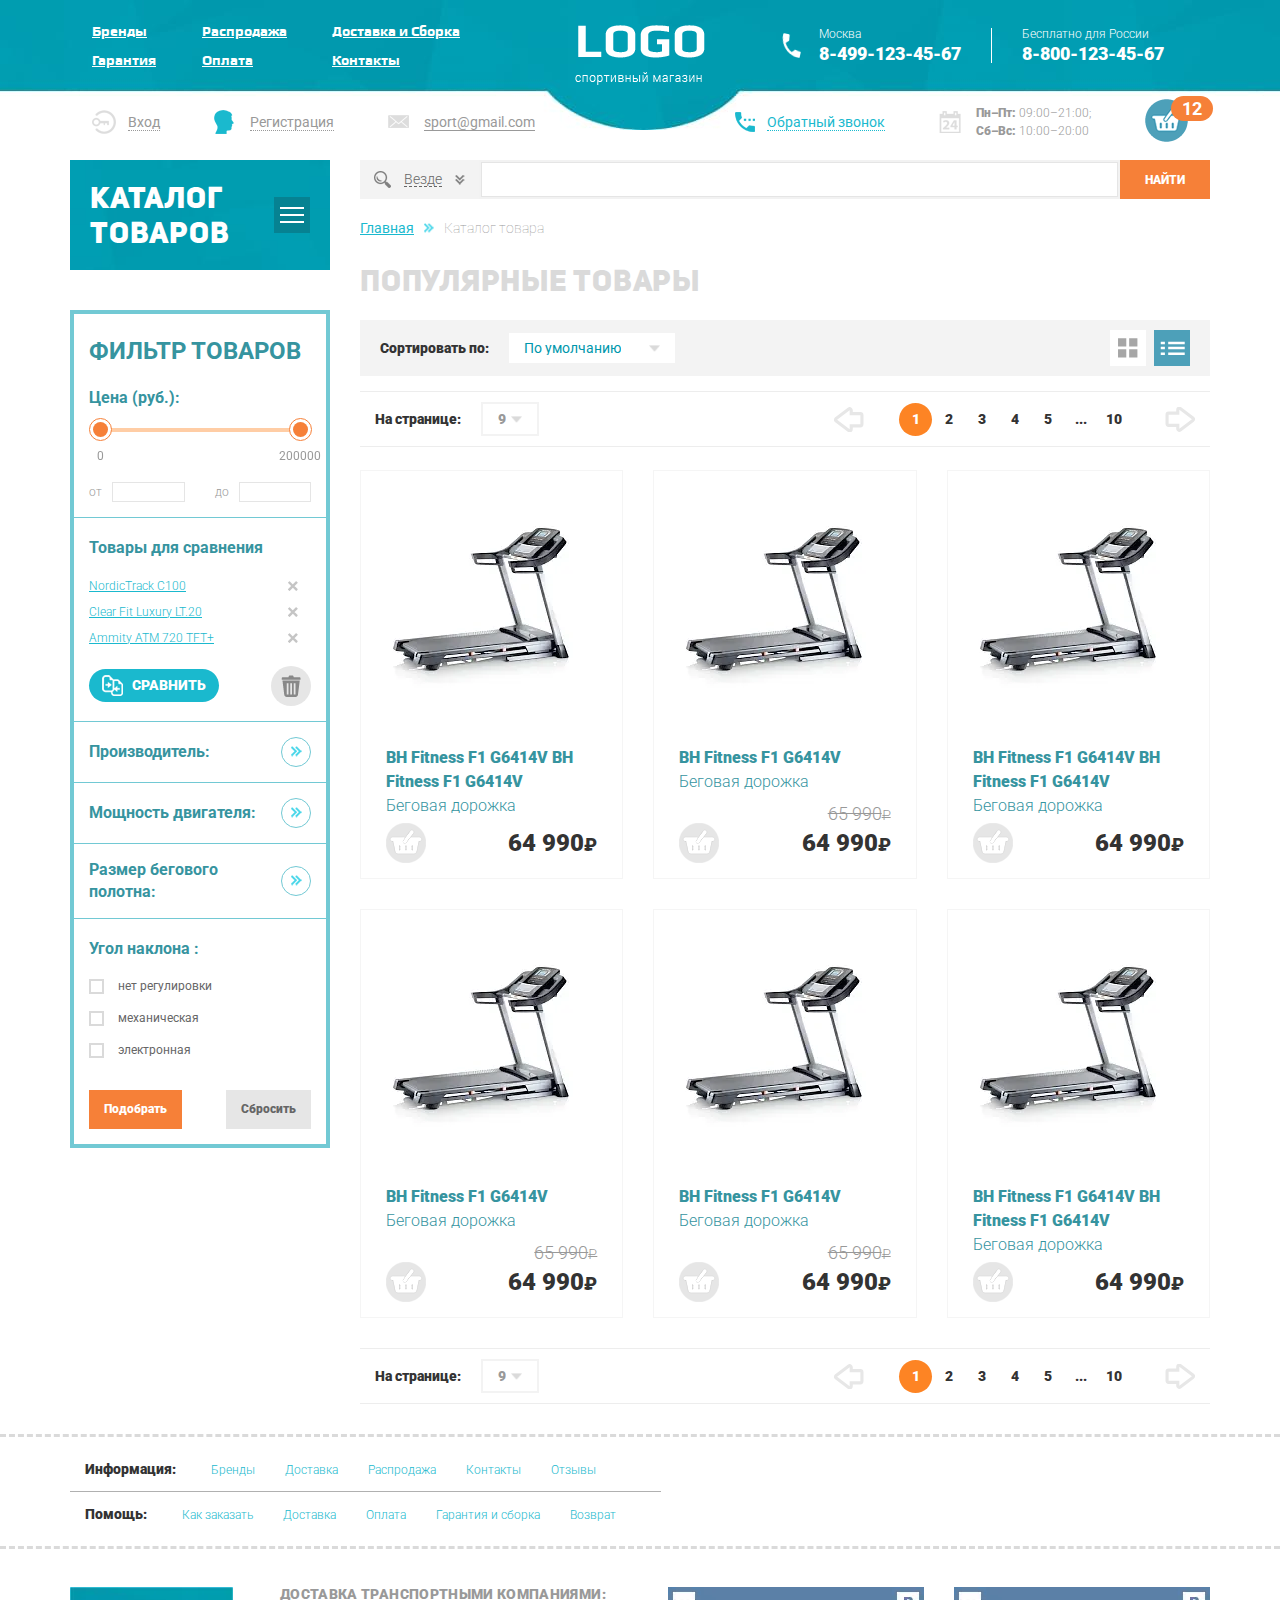
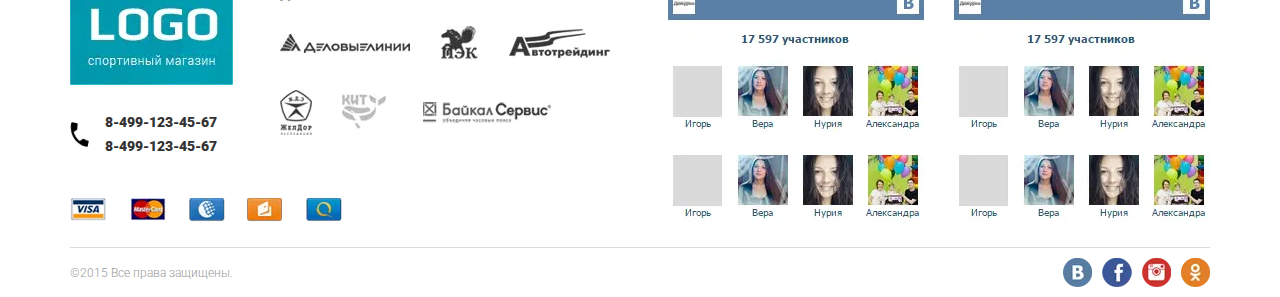
<file: catalog.html>
<!DOCTYPE html><html lang="ru">	 <head>	<title>Каталог</title>	<meta charset="UTF-8">	<meta name="format-detection" content="telephone=no">	<link rel="stylesheet" href="css/style.min.css">	<link rel="shortcut icon" href="favicon.ico">	<!-- <meta name="robots" content="noindex, nofollow"> -->	<!-- <meta name="viewport" content="width=device-width, initial-scale=1.0, maximum-scale=1.0, user-scalable=0"> -->	<meta name="viewport" content="width=device-width, initial-scale=1.0"></head>	<body>		<div class="wrapper">			<header class="header">	<div class="header__top top-header">		<div class="top-header__content _container">			<div class="top-header__column">				<div class="top-header__menu menu">					<div class="menu__icon icon-menu">						<span></span>						<span></span>						<span></span>					</div>					<nav class="menu__body">						<ul class="menu__list">							<li><a href="" class="menu__link">Бренды</a></li>							<li><a href="" class="menu__link">Распродажа</a></li>							<li><a href="" class="menu__link">Доставка и Сборка</a></li>							<li><a href="" class="menu__link">Гарантия</a></li>							<li><a href="" class="menu__link">Оплата</a></li>							<li><a href="" class="menu__link">Контакты</a></li>						</ul>					</nav>				</div>			</div>			<div class="top-header__column top-header__column_logo">				<a href="" class="top-header__logo"><picture><source srcset="img/logo.webp" type="image/webp"><img src="img/logo.png" alt=""></picture></a>			</div>			<div class="top-header__column">				<div class="top-header__contacts contacts-header">					<div class="contacts-header__column">						<div class="contacts-header__item contacts-header__item_icon">							<div class="contacts-header__label">Москва</div>							<a href="tel:84991234567" class="contacts-header__phone">8-499-123-45-67</a>						</div>					</div>					<div class="contacts-header__column contacts-header__column_forcart">						<div class="contacts-header__item contacts-header__item_second-phone">							<div class="contacts-header__label">Бесплатно для России</div>							<a href="tel:88001234567" class="contacts-header__phone">8-800-123-45-67</a>						</div>					</div>				</div>			</div>		</div>	</div>	<div class="header__bottom bottom-header">		<div class="bottom-header__container _container">			<div class="bottom-header__row">				<div class="bottom-header__column">					<ul data-da="menu__body,0,640" class="bottom-header__actions actions-header">						<li>							<a href="" class="actions-header__item actions-header__item_login"><span>Вход</span></a>						</li>						<li>							<a href="" class="actions-header__item actions-header__item_reg"><span>Регистрация</span></a>						</li>						<li>							<a href="mailto:sport@gmail.com" class="actions-header__item actions-header__item_email"><span>sport@gmail.com</span></a>						</li>					</ul>				</div>				<div class="bottom-header__column">					<div class="bottom-header__info info-header">						<div class="info-header__column">							<a data-da="menu__body,3,640" href="" class="info-header__callback"><span>Обратный звонок</span></a>						</div>						<div class="info-header__column">							<div class="info-header__schedule">								<p><span>Пн–Пт:</span> 09:00–21:00;</p>								<p><span>Сб–Вс:</span> 10:00–20:00 </p>							</div>						</div>						<div class="info-header__column">							<a data-da="contacts-header__column_forcart,3,640" href="" class="info-header__cart">								<span>12</span>							</a>						</div>					</div>				</div>			</div>		</div>	</div></header>			<main class="page">				<div class="page__container _container">					<aside class="page__side">						<nav class="page__menu menu-page">							<div class="menu-page__header">								<div class="menu-page__title">Каталог товаров</div>								<div class="menu-page__burger">									<div class="menu-page__lines">										<span></span>										<span></span>										<span></span>									</div>								</div>							</div>							<div class="menu-page__body">								<ul class="menu-page__list">									<li class="menu-page__parent">										<a href="" class="menu-page__link">Беговые дорожки </a>										<div class="menu-page__submenu submenu-page">											<div class="submenu-page__item">												<ul class="submenu-page__menu">													<li><a href="" class="submenu-page__link">Всепогодный</a></li>													<li><a href="" class="submenu-page__link">Для помещений</a></li>													<li><a href="" class="submenu-page__link">Профессиональный</a></li>													<li><a href="" class="submenu-page__link">Любительский</a></li>												</ul>												<div class="submenu-page__product">													<div class="item-product">														<div class="item-product__labels">														</div>														<a href="" class="item-product__image">															<picture><source srcset="img/products/01.webp" type="image/webp"><img src="img/products/01.jpg" alt="Тенисный стол. Зеленый."></picture>														</a>														<div class="item-product__body">															<a href="" class="item-product__title">Домашний теннисный стол Donic Indoor Roller 800 Green</a>															<div class="item-product__footer">																<a href="" class="item-product__add"></a>																<div class="item-product__price rub">64 990</div>															</div>														</div>													</div>												</div>											</div>										</div>									</li>									<li><a href="" class="menu-page__link">Эллиптические тренажеры</a></li>									<li><a href="" class="menu-page__link">Велотренажеры</a></li>									<li><a href="" class="menu-page__link">Гребные тренажеры</a></li>									<li class="menu-page__parent">										<a href="" class="menu-page__link">Вибромассажеры</a>										<div class="menu-page__submenu submenu-page">											<div class="submenu-page__item">												<ul class="submenu-page__menu">													<li><a href="" class="submenu-page__link">Всепогодный</a></li>													<li><a href="" class="submenu-page__link">Для помещений</a></li>													<li><a href="" class="submenu-page__link">Профессиональный</a></li>													<li><a href="" class="submenu-page__link">Любительский</a></li>												</ul>												<div class="submenu-page__product">													<div class="item-product">														<div class="item-product__labels">															<div class="item-product__label">Товар дня</div>														</div>														<a href="" class="item-product__image">															<picture><source srcset="img/products/01.webp" type="image/webp"><img src="img/products/01.jpg" alt="Тенисный стол. Зеленый."></picture>														</a>														<div class="item-product__body">															<a href="" class="item-product__title">Домашний теннисный стол Donic Indoor Roller 800 Green</a>															<div class="item-product__footer">																<a href="" class="item-product__add"></a>																<div class="item-product__price rub">64 990</div>															</div>														</div>													</div>												</div>											</div>										</div>									</li>									<li><a href="" class="menu-page__link">Теннисные столы </a></li>									<li><a href="" class="menu-page__link">Баскетбол</a></li>									<li><a href="" class="menu-page__link">Массажные кресла</a></li>									<li><a href="" class="menu-page__link">Массажные столы </a></li>									<li class="menu-page__parent">										<a href="" class="menu-page__link">Силовые тренажеры</a>										<div class="menu-page__submenu submenu-page">											<div class="submenu-page__item">												<ul class="submenu-page__menu">													<li><a href="" class="submenu-page__link">Всепогодный</a></li>													<li><a href="" class="submenu-page__link">Для помещений</a></li>													<li><a href="" class="submenu-page__link">Профессиональный</a></li>													<li><a href="" class="submenu-page__link">Любительский</a></li>												</ul>												<div class="submenu-page__product">													<div class="item-product">														<div class="item-product__labels">														</div>														<a href="" class="item-product__image">															<picture><source srcset="img/products/01.webp" type="image/webp"><img src="img/products/01.jpg" alt="Тенисный стол. Зеленый."></picture>														</a>														<div class="item-product__body">															<a href="" class="item-product__title">Домашний теннисный стол Donic Indoor Roller 800 Green</a>															<div class="item-product__footer">																<div class="item-product__old-price rub">64 990</div>																<a href="" class="item-product__add"></a>																<div class="item-product__price rub">64 990</div>															</div>														</div>													</div>												</div>											</div>										</div>									</li>									<li class="menu-page__parent">										<a href="" class="menu-page__link">Батуты</a>										<div class="menu-page__submenu submenu-page">											<div class="submenu-page__item">												<ul class="submenu-page__menu">													<li><a href="" class="submenu-page__link">Всепогодный</a></li>													<li><a href="" class="submenu-page__link">Для помещений</a></li>													<li><a href="" class="submenu-page__link">Профессиональный</a></li>													<li><a href="" class="submenu-page__link">Любительский</a></li>												</ul>												<div class="submenu-page__product">													<div class="item-product">														<div class="item-product__labels">															<div class="item-product__label">Товар дня</div>														</div>														<a href="" class="item-product__image">															<picture><source srcset="img/products/01.webp" type="image/webp"><img src="img/products/01.jpg" alt="Тенисный стол. Зеленый."></picture>														</a>														<div class="item-product__body">															<a href="" class="item-product__title">Домашний теннисный стол Donic Indoor Roller 800 Green</a>															<div class="item-product__footer">																<div class="item-product__old-price rub">64 990</div>																<a href="" class="item-product__add"></a>																<div class="item-product__price rub">64 990</div>															</div>														</div>													</div>												</div>											</div>										</div>									</li>									<li><a href="" class="menu-page__link">Детские городки</a></li>									<li><a href="" class="menu-page__link">Дачная мебель</a></li>									<li><a href="" class="menu-page__link">Уличные спортивные комплексы</a></li>									<li><a href="" class="menu-page__link">Аксессуары</a></li>								</ul>							</div>						</nav>						<form action="#" class="filter">							<div class="filter__title">Фильтр товаров</div>							<div class="filter__content">								<div class="filter__body _spollers">									<div class="filter__section section-filter">										<div class="section-filter__title">Цена (руб.):</div>										<div class="section-filter__body">											<div class="price-filter">												<div class="price-filter__slider"></div>												<div class="price-filter__values values-price-filter">													<div class="values-price-filter__column">														<div class="values-price-filter__label">от</div>														<div class="values-price-filter__input">															<input id="price-start" autocomplete="off" type="text" name="form[]" class="input">														</div>													</div>													<div class="values-price-filter__column">														<div class="values-price-filter__label">до</div>														<div class="values-price-filter__input">															<input id="price-end" autocomplete="off" type="text" name="form[]" class="input">														</div>													</div>												</div>											</div>										</div>									</div>									<div class="filter__section section-filter">										<div class="section-filter__title">Товары для сравнения</div>										<div class="section-filter__body">											<div class="compare-filter">												<div class="compare-filter__items">													<div class="compare-filter__item">														<a href="" class="compare-filter__link">NordicTrack C100</a>														<a href="" class="compare-filter__remove"></a>													</div>													<div class="compare-filter__item">														<a href="" class="compare-filter__link">Clear Fit Luxury LT.20</a>														<a href="" class="compare-filter__remove"></a>													</div>													<div class="compare-filter__item">														<a href="" class="compare-filter__link">Ammity ATM 720 TFT+</a>														<a href="" class="compare-filter__remove"></a>													</div>												</div>												<div class="compare-filter__footer">													<a href="" class="compare-filter__button"><span>Сравнить</span></a>													<a href="" class="compare-filter__clean"></a>												</div>											</div>										</div>									</div>									<div class="filter__section section-filter">										<div class="section-filter__title _spoller">Производитель:</div>										<div class="section-filter__body">											<label class="section-filter__checkbox checkbox">												<input data-error="Ошибка" class="checkbox__input" type="checkbox" value="1" name="form[]">												<span class="checkbox__text"><span>Сlear-fit</span></span>											</label>											<label class="section-filter__checkbox checkbox">												<input data-error="Ошибка" class="checkbox__input" type="checkbox" value="1" name="form[]">												<span class="checkbox__text"><span>Diadora</span></span>											</label>											<label class="section-filter__checkbox checkbox">												<input data-error="Ошибка" class="checkbox__input" type="checkbox" value="1" name="form[]">												<span class="checkbox__text"><span>Hasttings</span></span>											</label>											<label class="section-filter__checkbox checkbox">												<input data-error="Ошибка" class="checkbox__input" type="checkbox" value="1" name="form[]">												<span class="checkbox__text"><span>Carbon-fitness</span></span>											</label>											<label class="section-filter__checkbox checkbox">												<input data-error="Ошибка" class="checkbox__input" type="checkbox" value="1" name="form[]">												<span class="checkbox__text"><span>Nordic Track</span></span>											</label>										</div>									</div>									<div class="filter__section section-filter">										<div class="section-filter__title _spoller">Мощность двигателя:</div>										<div class="section-filter__body">											<label class="section-filter__checkbox checkbox">												<input data-error="Ошибка" class="checkbox__input" type="checkbox" value="1" name="form[]">												<span class="checkbox__text"><span>Сlear-fit</span></span>											</label>											<label class="section-filter__checkbox checkbox">												<input data-error="Ошибка" class="checkbox__input" type="checkbox" value="1" name="form[]">												<span class="checkbox__text"><span>Diadora</span></span>											</label>											<label class="section-filter__checkbox checkbox">												<input data-error="Ошибка" class="checkbox__input" type="checkbox" value="1" name="form[]">												<span class="checkbox__text"><span>Hasttings</span></span>											</label>											<label class="section-filter__checkbox checkbox">												<input data-error="Ошибка" class="checkbox__input" type="checkbox" value="1" name="form[]">												<span class="checkbox__text"><span>Carbon-fitness</span></span>											</label>											<label class="section-filter__checkbox checkbox">												<input data-error="Ошибка" class="checkbox__input" type="checkbox" value="1" name="form[]">												<span class="checkbox__text"><span>Nordic Track</span></span>											</label>										</div>									</div>									<div class="filter__section section-filter">										<div class="section-filter__title _spoller">Размер бегового полотна:</div>										<div class="section-filter__body">											<label class="section-filter__checkbox checkbox">												<input data-error="Ошибка" class="checkbox__input" type="checkbox" value="1" name="form[]">												<span class="checkbox__text"><span>Сlear-fit</span></span>											</label>											<label class="section-filter__checkbox checkbox">												<input data-error="Ошибка" class="checkbox__input" type="checkbox" value="1" name="form[]">												<span class="checkbox__text"><span>Diadora</span></span>											</label>											<label class="section-filter__checkbox checkbox">												<input data-error="Ошибка" class="checkbox__input" type="checkbox" value="1" name="form[]">												<span class="checkbox__text"><span>Hasttings</span></span>											</label>											<label class="section-filter__checkbox checkbox">												<input data-error="Ошибка" class="checkbox__input" type="checkbox" value="1" name="form[]">												<span class="checkbox__text"><span>Carbon-fitness</span></span>											</label>											<label class="section-filter__checkbox checkbox">												<input data-error="Ошибка" class="checkbox__input" type="checkbox" value="1" name="form[]">												<span class="checkbox__text"><span>Nordic Track</span></span>											</label>										</div>									</div>									<div class="filter__section section-filter">										<div class="section-filter__title">Угол наклона :</div>										<div class="section-filter__body">											<label class="section-filter__checkbox checkbox">												<input data-error="Ошибка" class="checkbox__input" type="checkbox" value="1" name="form[]">												<span class="checkbox__text"><span>нет регулировки</span></span>											</label>											<label class="section-filter__checkbox checkbox">												<input data-error="Ошибка" class="checkbox__input" type="checkbox" value="1" name="form[]">												<span class="checkbox__text"><span>механическая</span></span>											</label>											<label class="section-filter__checkbox checkbox">												<input data-error="Ошибка" class="checkbox__input" type="checkbox" value="1" name="form[]">												<span class="checkbox__text"><span>электронная</span></span>											</label>										</div>									</div>								</div>								<div class="filter__footer">									<button type="submit" class="filter__btn btn">Подобрать</button>									<button type="reset" class="filter__btn btn btn_grey">Сбросить</button>								</div>							</div>						</form>					</aside>					<div class="page__content">						<form action="#" class="page__search search-page">							<div class="search-page__select">								<div class="search-page__title"><span>Везде</span><span data-text="Выбрано:" class="search-page__quantity"></span></div>								<div class="search-page__categories categories-search">									<div class="categories-search__row">										<div class="categories-search__column">											<ul class="categories-search__list">												<li>													<label class="categories-search__checkbox checkbox">														<input data-error="Ошибка" class="checkbox__input" type="checkbox" value="1" name="form[]">														<span class="checkbox__text"><span>Беговые дорожки</span></span>													</label>												</li>												<li>													<label class="categories-search__checkbox checkbox">														<input data-error="Ошибка" class="checkbox__input" type="checkbox" value="1" name="form[]">														<span class="checkbox__text"><span>Эллиптические тренажеры</span></span>													</label>												</li>												<li>													<label class="categories-search__checkbox checkbox">														<input data-error="Ошибка" class="checkbox__input" type="checkbox" value="1" name="form[]">														<span class="checkbox__text"><span>Велотренажеры</span></span>													</label>												</li>												<li>													<label class="categories-search__checkbox checkbox">														<input data-error="Ошибка" class="checkbox__input" type="checkbox" value="1" name="form[]">														<span class="checkbox__text"><span>Гребные тренажеры</span></span>													</label>												</li>												<li>													<label class="categories-search__checkbox checkbox">														<input data-error="Ошибка" class="checkbox__input" type="checkbox" value="1" name="form[]">														<span class="checkbox__text"><span>Вибромассажеры</span></span>													</label>												</li>											</ul>										</div>										<div class="categories-search__column">											<ul class="categories-search__list">												<li>													<label class="categories-search__checkbox checkbox">														<input data-error="Ошибка" class="checkbox__input" type="checkbox" value="1" name="form[]">														<span class="checkbox__text"><span>Беговые дорожки</span></span>													</label>												</li>												<li>													<label class="categories-search__checkbox checkbox">														<input data-error="Ошибка" class="checkbox__input" type="checkbox" value="1" name="form[]">														<span class="checkbox__text"><span>Эллиптические тренажеры</span></span>													</label>												</li>												<li>													<label class="categories-search__checkbox checkbox">														<input data-error="Ошибка" class="checkbox__input" type="checkbox" value="1" name="form[]">														<span class="checkbox__text"><span>Велотренажеры</span></span>													</label>												</li>												<li>													<label class="categories-search__checkbox checkbox">														<input data-error="Ошибка" class="checkbox__input" type="checkbox" value="1" name="form[]">														<span class="checkbox__text"><span>Гребные тренажеры</span></span>													</label>												</li>												<li>													<label class="categories-search__checkbox checkbox">														<input data-error="Ошибка" class="checkbox__input" type="checkbox" value="1" name="form[]">														<span class="checkbox__text"><span>Вибромассажеры</span></span>													</label>												</li>											</ul>										</div>										<div class="categories-search__column">											<ul class="categories-search__list">												<li>													<label class="categories-search__checkbox checkbox">														<input data-error="Ошибка" class="checkbox__input" type="checkbox" value="1" name="form[]">														<span class="checkbox__text"><span>Беговые дорожки</span></span>													</label>												</li>												<li>													<label class="categories-search__checkbox checkbox">														<input data-error="Ошибка" class="checkbox__input" type="checkbox" value="1" name="form[]">														<span class="checkbox__text"><span>Эллиптические тренажеры</span></span>													</label>												</li>												<li>													<label class="categories-search__checkbox checkbox">														<input data-error="Ошибка" class="checkbox__input" type="checkbox" value="1" name="form[]">														<span class="checkbox__text"><span>Велотренажеры</span></span>													</label>												</li>												<li>													<label class="categories-search__checkbox checkbox">														<input data-error="Ошибка" class="checkbox__input" type="checkbox" value="1" name="form[]">														<span class="checkbox__text"><span>Гребные тренажеры</span></span>													</label>												</li>												<li>													<label class="categories-search__checkbox checkbox">														<input data-error="Ошибка" class="checkbox__input" type="checkbox" value="1" name="form[]">														<span class="checkbox__text"><span>Вибромассажеры</span></span>													</label>												</li>											</ul>										</div>									</div>								</div>							</div>							<div class="search-page__input">								<input autocomplete="off" type="text" name="form[]" data-error="Ошибка" data-value="" class="input">							</div>							<button type="submit" class="search-page__btn btn">Найти</button>						</form>						<nav class="breadcrumbs">							<ul class="breadcrumbs__list">								<li>									<a href="" class="breadcrumbs__link">Главная</a>								</li>								<li>									<span class="breadcrumbs__item">Каталог товара</span>								</li>							</ul>						</nav>						<div class="catalog">							<h1 class="catalog__title">Популярные товары</h1>							<div class="catalog__actions actions-catalog">								<div class="actions-catalog__order order-catalog">									<div class="order-catalog__label">Сортировать по:</div>									<div class="order-catalog__select">										<select name="form[]" class="form">											<option value="1" selected="selected">По умолчанию</option>											<option value="2">По цене</option>											<option value="3">По названию</option>										</select>									</div>								</div>								<div class="actions-catalog__view view-catalog">									<div class="view-catalog__item view-catalog__item_grid"></div>									<div class="view-catalog__item view-catalog__item_list"></div>								</div>							</div>							<div class="catalog__navi navi-catalog navi-catalog_top">								<div class="navi-catalog__show show-catalog">									<div class="show-catalog__label">На странице:</div>									<div class="show-catalog__select">										<select name="form[]" class="show">											<option value="1" selected="selected">9</option>											<option value="2">18</option>											<option value="3">32</option>											<option value="4">100</option>										</select>									</div>								</div>								<div class="navi-catalog__pages">									<div class="pagging">	<a href="" class="pagging__arrow"></a>	<ul class="pagging__list">		<li>			<a href="" class="pagging__item _active">1</a>		</li>		<li>			<a href="" class="pagging__item">2</a>		</li>		<li>			<a href="" class="pagging__item">3</a>		</li>		<li>			<a href="" class="pagging__item">4</a>		</li>		<li>			<a href="" class="pagging__item">5</a>		</li>		<li>			<a href="" class="pagging__item">...</a>		</li>		<li>			<a href="" class="pagging__item">10</a>		</li>	</ul>	<a href="" class="pagging__arrow"></a></div>								</div>							</div>							<div class="catalog__products items-products">								<div class="items-products__column">									<div class="item-product">										<div class="item-product__labels">										</div>										<a href="" class="item-product__image">											<picture><source srcset="img/products/02.webp" type="image/webp"><img src="img/products/02.jpg" alt="Тенисный стол. Зеленый."></picture>										</a>										<div class="item-product__body">											<a href="" class="item-product__title">												<span>BH Fitness F1 G6414V BH Fitness F1 G6414V</span>												Беговая дорожка											</a>											<div class="item-product__footer">												<a href="" class="item-product__add"></a>												<div class="item-product__price rub">64 990</div>											</div>										</div>										<div class="item-product__hover hover-item-product">											<a href="" class="hover-item-product__title">												<span>BH Fitness F1 G6414V</span>Беговая дорожка											</a>											<div class="hover-item-product__options options-item-product">												<div class="options-item-product__item">													<div class="options-item-product__label">Тип беговой дорожки: </div>													<div class="options-item-product__value">Электрическая</div>												</div>												<div class="options-item-product__item">													<div class="options-item-product__label">Скорость движения (км/ч): </div>													<div class="options-item-product__value">22</div>												</div>												<div class="options-item-product__item">													<div class="options-item-product__label">Складывание:</div>													<div class="options-item-product__value">Есть</div>												</div>											</div>											<div class="hover-item-product__body">												<a href="" class="hover-item-product__compare"><span>Сравнить</span></a>											</div>											<div class="hover-item-product__footer">												<a href="" class="hover-item-product__cart hover-item-product__cart_catalog"></a>												<div class="hover-item-product__price rub">64 990</div>											</div>										</div>									</div>								</div>								<div class="items-products__column">									<div class="item-product">										<div class="item-product__labels">										</div>										<a href="" class="item-product__image">											<picture><source srcset="img/products/02.webp" type="image/webp"><img src="img/products/02.jpg" alt="Тенисный стол. Зеленый."></picture>										</a>										<div class="item-product__body">											<a href="" class="item-product__title">												<span>BH Fitness F1 G6414V</span>												Беговая дорожка											</a>											<div class="item-product__footer">												<div class="item-product__old-price rub">65 990</div>												<a href="" class="item-product__add"></a>												<div class="item-product__price rub">64 990</div>											</div>										</div>										<div class="item-product__hover hover-item-product">											<a href="" class="hover-item-product__title">												<span>BH Fitness F1 G6414V</span>Беговая дорожка											</a>											<div class="hover-item-product__options options-item-product">												<div class="options-item-product__item">													<div class="options-item-product__label">Тип беговой дорожки: </div>													<div class="options-item-product__value">Электрическая</div>												</div>												<div class="options-item-product__item">													<div class="options-item-product__label">Скорость движения (км/ч): </div>													<div class="options-item-product__value">22</div>												</div>												<div class="options-item-product__item">													<div class="options-item-product__label">Складывание:</div>													<div class="options-item-product__value">Есть</div>												</div>											</div>											<div class="hover-item-product__body">												<a href="" class="hover-item-product__cart"></a>											</div>											<div class="hover-item-product__footer">												<div class="hover-item-product__old-price rub">65 990</div>												<div class="hover-item-product__stock">в наличии</div>												<div class="hover-item-product__price rub">64 990</div>											</div>										</div>									</div>								</div>								<div class="items-products__column">									<div class="item-product">										<div class="item-product__labels">										</div>										<a href="" class="item-product__image">											<picture><source srcset="img/products/02.webp" type="image/webp"><img src="img/products/02.jpg" alt="Тенисный стол. Зеленый."></picture>										</a>										<div class="item-product__body">											<a href="" class="item-product__title">												<span>BH Fitness F1 G6414V BH Fitness F1 G6414V</span>												Беговая дорожка											</a>											<div class="item-product__footer">												<a href="" class="item-product__add"></a>												<div class="item-product__price rub">64 990</div>											</div>										</div>										<div class="item-product__hover hover-item-product">											<a href="" class="hover-item-product__title">												<span>BH Fitness F1 G6414V</span>Беговая дорожка											</a>											<div class="hover-item-product__options options-item-product">												<div class="options-item-product__item">													<div class="options-item-product__label">Тип беговой дорожки: </div>													<div class="options-item-product__value">Электрическая</div>												</div>												<div class="options-item-product__item">													<div class="options-item-product__label">Скорость движения (км/ч): </div>													<div class="options-item-product__value">22</div>												</div>												<div class="options-item-product__item">													<div class="options-item-product__label">Складывание:</div>													<div class="options-item-product__value">Есть</div>												</div>											</div>											<div class="hover-item-product__body">												<a href="" class="hover-item-product__cart"></a>											</div>											<div class="hover-item-product__footer">												<div class="hover-item-product__stock">в наличии</div>												<div class="hover-item-product__price rub">64 990</div>											</div>										</div>									</div>								</div>								<div class="items-products__column">									<div class="item-product">										<div class="item-product__labels">										</div>										<a href="" class="item-product__image">											<picture><source srcset="img/products/02.webp" type="image/webp"><img src="img/products/02.jpg" alt="Тенисный стол. Зеленый."></picture>										</a>										<div class="item-product__body">											<a href="" class="item-product__title">												<span>BH Fitness F1 G6414V</span>												Беговая дорожка											</a>											<div class="item-product__footer">												<div class="item-product__old-price rub">65 990</div>												<a href="" class="item-product__add"></a>												<div class="item-product__price rub">64 990</div>											</div>										</div>										<div class="item-product__hover hover-item-product">											<a href="" class="hover-item-product__title">												<span>BH Fitness F1 G6414V</span>Беговая дорожка											</a>											<div class="hover-item-product__options options-item-product">												<div class="options-item-product__item">													<div class="options-item-product__label">Тип беговой дорожки: </div>													<div class="options-item-product__value">Электрическая</div>												</div>												<div class="options-item-product__item">													<div class="options-item-product__label">Скорость движения (км/ч): </div>													<div class="options-item-product__value">22</div>												</div>												<div class="options-item-product__item">													<div class="options-item-product__label">Складывание:</div>													<div class="options-item-product__value">Есть</div>												</div>											</div>											<div class="hover-item-product__body">												<a href="" class="hover-item-product__cart"></a>											</div>											<div class="hover-item-product__footer">												<div class="hover-item-product__old-price rub">65 990</div>												<div class="hover-item-product__stock">в наличии</div>												<div class="hover-item-product__price rub">64 990</div>											</div>										</div>									</div>								</div>								<div class="items-products__column">									<div class="item-product">										<div class="item-product__labels">										</div>										<a href="" class="item-product__image">											<picture><source srcset="img/products/02.webp" type="image/webp"><img src="img/products/02.jpg" alt="Тенисный стол. Зеленый."></picture>										</a>										<div class="item-product__body">											<a href="" class="item-product__title">												<span>BH Fitness F1 G6414V</span>												Беговая дорожка											</a>											<div class="item-product__footer">												<div class="item-product__old-price rub">65 990</div>												<a href="" class="item-product__add"></a>												<div class="item-product__price rub">64 990</div>											</div>										</div>										<div class="item-product__hover hover-item-product">											<a href="" class="hover-item-product__title">												<span>BH Fitness F1 G6414V</span>Беговая дорожка											</a>											<div class="hover-item-product__options options-item-product">												<div class="options-item-product__item">													<div class="options-item-product__label">Тип беговой дорожки: </div>													<div class="options-item-product__value">Электрическая</div>												</div>												<div class="options-item-product__item">													<div class="options-item-product__label">Скорость движения (км/ч): </div>													<div class="options-item-product__value">22</div>												</div>												<div class="options-item-product__item">													<div class="options-item-product__label">Складывание:</div>													<div class="options-item-product__value">Есть</div>												</div>											</div>											<div class="hover-item-product__body">												<a href="" class="hover-item-product__cart"></a>											</div>											<div class="hover-item-product__footer">												<div class="hover-item-product__old-price rub">65 990</div>												<div class="hover-item-product__stock">в наличии</div>												<div class="hover-item-product__price rub">64 990</div>											</div>										</div>									</div>								</div>								<div class="items-products__column">									<div class="item-product">										<div class="item-product__labels">										</div>										<a href="" class="item-product__image">											<picture><source srcset="img/products/02.webp" type="image/webp"><img src="img/products/02.jpg" alt="Тенисный стол. Зеленый."></picture>										</a>										<div class="item-product__body">											<a href="" class="item-product__title">												<span>BH Fitness F1 G6414V BH Fitness F1 G6414V</span>												Беговая дорожка											</a>											<div class="item-product__footer">												<a href="" class="item-product__add"></a>												<div class="item-product__price rub">64 990</div>											</div>										</div>										<div class="item-product__hover hover-item-product">											<a href="" class="hover-item-product__title">												<span>BH Fitness F1 G6414V</span>Беговая дорожка											</a>											<div class="hover-item-product__options options-item-product">												<div class="options-item-product__item">													<div class="options-item-product__label">Тип беговой дорожки: </div>													<div class="options-item-product__value">Электрическая</div>												</div>												<div class="options-item-product__item">													<div class="options-item-product__label">Скорость движения (км/ч): </div>													<div class="options-item-product__value">22</div>												</div>												<div class="options-item-product__item">													<div class="options-item-product__label">Складывание:</div>													<div class="options-item-product__value">Есть</div>												</div>											</div>											<div class="hover-item-product__body">												<a href="" class="hover-item-product__cart"></a>											</div>											<div class="hover-item-product__footer">												<div class="hover-item-product__stock">в наличии</div>												<div class="hover-item-product__price rub">64 990</div>											</div>										</div>									</div>								</div>							</div>							<div class="catalog__navi navi-catalog">								<div class="navi-catalog__show show-catalog">									<div class="show-catalog__label">На странице:</div>									<div class="show-catalog__select">										<select name="form[]" class="show">											<option value="1" selected="selected">9</option>											<option value="2">18</option>											<option value="3">32</option>											<option value="4">100</option>										</select>									</div>								</div>								<div class="navi-catalog__pages">									<div class="pagging">	<a href="" class="pagging__arrow"></a>	<ul class="pagging__list">		<li>			<a href="" class="pagging__item _active">1</a>		</li>		<li>			<a href="" class="pagging__item">2</a>		</li>		<li>			<a href="" class="pagging__item">3</a>		</li>		<li>			<a href="" class="pagging__item">4</a>		</li>		<li>			<a href="" class="pagging__item">5</a>		</li>		<li>			<a href="" class="pagging__item">...</a>		</li>		<li>			<a href="" class="pagging__item">10</a>		</li>	</ul>	<a href="" class="pagging__arrow"></a></div>								</div>							</div>						</div>					</div>				</div>				<div class="page__info-menu info-menu">					<div class="info-menu__container _container">						<div class="info-menu__body">							<div class="info-menu__line">								<div class="info-menu__label">Информация:</div>								<ul class="info-menu__list">									<li><a href="" class="info-menu__link">Бренды</a></li>									<li><a href="" class="info-menu__link">Доставка</a></li>									<li><a href="" class="info-menu__link">Распродажа</a></li>									<li><a href="" class="info-menu__link">Контакты</a></li>									<li><a href="" class="info-menu__link">Отзывы</a></li>								</ul>							</div>							<div class="info-menu__line">								<div class="info-menu__label">Помощь:</div>								<ul class="info-menu__list">									<li><a href="" class="info-menu__link">Как заказать</a></li>									<li><a href="" class="info-menu__link">Доставка</a></li>									<li><a href="" class="info-menu__link">Оплата</a></li>									<li><a href="" class="info-menu__link">Гарантия и сборка</a></li>									<li><a href="" class="info-menu__link">Возврат</a></li>								</ul>							</div>						</div>					</div>				</div>			</main>			<footer class="footer">	<div class="footer__content _container">		<div class="footer__body">			<div class="footer__column">				<div class="footer__block block-footer">					<div class="block-footer__column">						<a href="" class="logo-footer">							<picture><source srcset="img/logo-footer.webp" type="image/webp"><img src="img/logo-footer.jpg" alt=""></picture>						</a>						<div class="block-footer__phones">							<p><a href="tel:84991234567" class="block-footer__phone">8-499-123-45-67</a></p>							<p><a href="tel:84991234567" class="block-footer__phone">8-499-123-45-67</a></p>						</div>					</div>					<div class="block-footer__column">						<div class="block-footer__delivery delivery-footer">							<div class="delivery-footer__title">Доставка транспортными компаниями:</div>							<div class="delivery-footer__items">								<div class="delivery-footer__item">									<picture><source srcset="img/delivery/01.webp" type="image/webp"><img src="img/delivery/01.jpg" alt=""></picture>								</div>								<div class="delivery-footer__item">									<picture><source srcset="img/delivery/02.webp" type="image/webp"><img src="img/delivery/02.jpg" alt=""></picture>								</div>								<div class="delivery-footer__item">									<picture><source srcset="img/delivery/03.webp" type="image/webp"><img src="img/delivery/03.jpg" alt=""></picture>								</div>								<div class="delivery-footer__item">									<picture><source srcset="img/delivery/04.webp" type="image/webp"><img src="img/delivery/04.jpg" alt=""></picture>								</div>								<div class="delivery-footer__item">									<picture><source srcset="img/delivery/05.webp" type="image/webp"><img src="img/delivery/05.jpg" alt=""></picture>								</div>								<div class="delivery-footer__item">									<picture><source srcset="img/delivery/06.webp" type="image/webp"><img src="img/delivery/06.jpg" alt=""></picture>								</div>							</div>						</div>					</div>				</div>				<div class="footer__payments">					<picture><source srcset="img/icons/payment.webp" type="image/webp"><img src="img/icons/payment.png" alt=""></picture>				</div>			</div>			<div class="footer__column">				<div class="footer__widgets widgets-footer">					<div class="widgets-footer__column">						<picture><source srcset="img/vk.webp" type="image/webp"><img src="img/vk.png" alt=""></picture>					</div>					<div class="widgets-footer__column">						<picture><source srcset="img/vk.webp" type="image/webp"><img src="img/vk.png" alt=""></picture>					</div>				</div>			</div>		</div>		<div class="footer__bottom">			<div class="footer__copy">©2015 Все права защищены.</div>			<div class="footer__social social-footer">				<a href="" class="social-footer__item">					<picture><source srcset="img/icons/social/01.webp" type="image/webp"><img src="img/icons/social/01.png" alt=""></picture>				</a>				<a href="" class="social-footer__item">					<picture><source srcset="img/icons/social/02.webp" type="image/webp"><img src="img/icons/social/02.png" alt=""></picture>				</a>				<a href="" class="social-footer__item">					<picture><source srcset="img/icons/social/03.webp" type="image/webp"><img src="img/icons/social/03.png" alt=""></picture>				</a>				<a href="" class="social-footer__item">					<picture><source srcset="img/icons/social/04.webp" type="image/webp"><img src="img/icons/social/04.png" alt=""></picture>				</a>			</div>		</div>	</div></footer>		</div>		<div class="popup">	<div class="popup__content">		<div class="popup__body">			<div class="popup__close"></div>		</div>	</div></div><div class="popup popup_video">	<div class="popup__content">		<div class="popup__body">			<div class="popup__close popup__close_video"></div>			<div class="popup__video _video"></div>		</div>	</div></div>		<script src="js/vendors.min.js"></script><script src="js/app.min.js"></script>	</body></html>
</file>
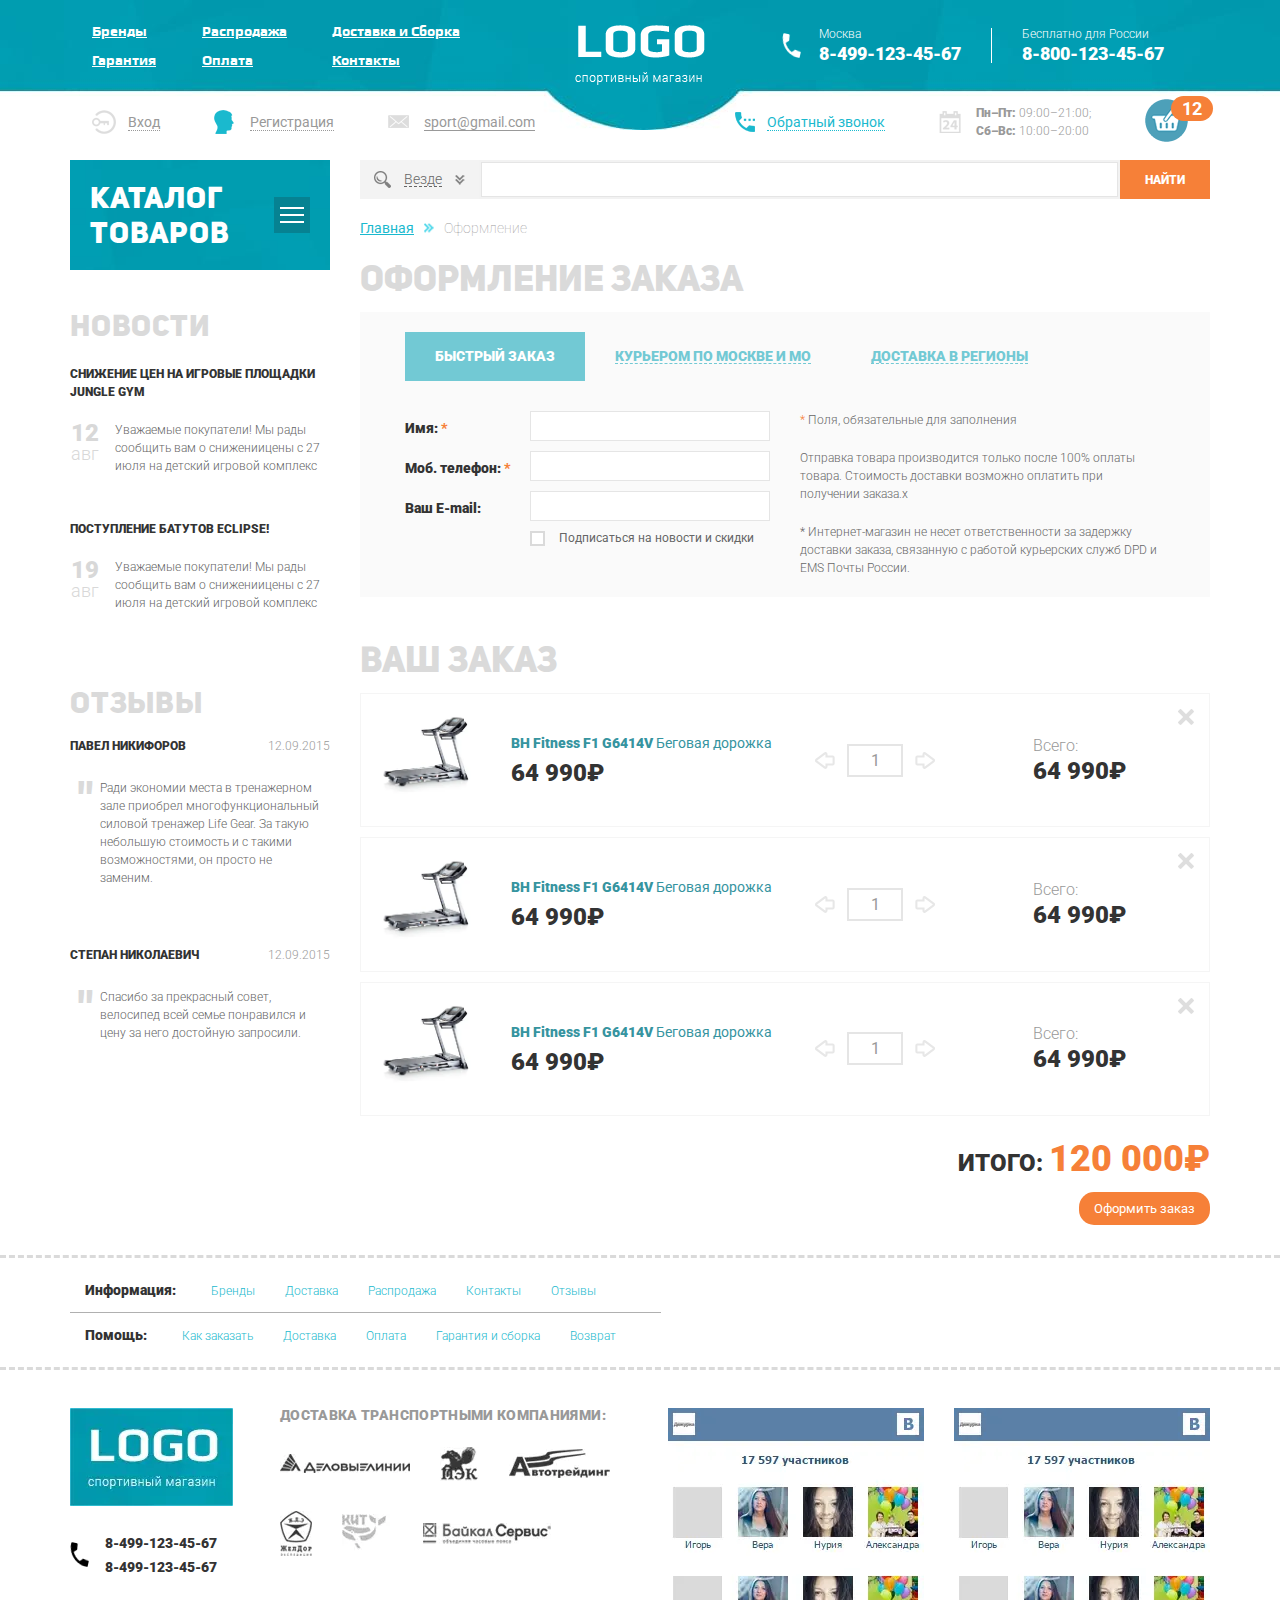
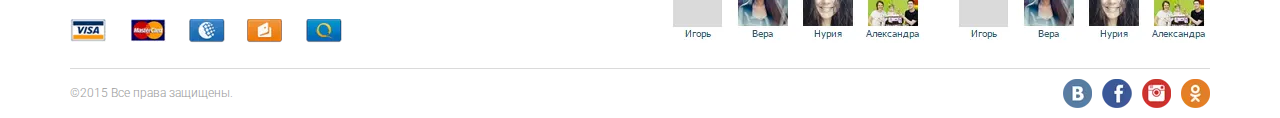
<file: checkout.html>
<!DOCTYPE html><html lang="ru">	 <head>	<title>Оформление</title>	<meta charset="UTF-8">	<meta name="format-detection" content="telephone=no">	<link rel="stylesheet" href="css/style.min.css">	<link rel="shortcut icon" href="favicon.ico">	<!-- <meta name="robots" content="noindex, nofollow"> -->	<!-- <meta name="viewport" content="width=device-width, initial-scale=1.0, maximum-scale=1.0, user-scalable=0"> -->	<meta name="viewport" content="width=device-width, initial-scale=1.0"></head>	<body>		<div class="wrapper">			<header class="header">	<div class="header__top top-header">		<div class="top-header__content _container">			<div class="top-header__column">				<div class="top-header__menu menu">					<div class="menu__icon icon-menu">						<span></span>						<span></span>						<span></span>					</div>					<nav class="menu__body">						<ul class="menu__list">							<li><a href="" class="menu__link">Бренды</a></li>							<li><a href="" class="menu__link">Распродажа</a></li>							<li><a href="" class="menu__link">Доставка и Сборка</a></li>							<li><a href="" class="menu__link">Гарантия</a></li>							<li><a href="" class="menu__link">Оплата</a></li>							<li><a href="" class="menu__link">Контакты</a></li>						</ul>					</nav>				</div>			</div>			<div class="top-header__column top-header__column_logo">				<a href="" class="top-header__logo"><picture><source srcset="img/logo.webp" type="image/webp"><img src="img/logo.png" alt=""></picture></a>			</div>			<div class="top-header__column">				<div class="top-header__contacts contacts-header">					<div class="contacts-header__column">						<div class="contacts-header__item contacts-header__item_icon">							<div class="contacts-header__label">Москва</div>							<a href="tel:84991234567" class="contacts-header__phone">8-499-123-45-67</a>						</div>					</div>					<div class="contacts-header__column contacts-header__column_forcart">						<div class="contacts-header__item contacts-header__item_second-phone">							<div class="contacts-header__label">Бесплатно для России</div>							<a href="tel:88001234567" class="contacts-header__phone">8-800-123-45-67</a>						</div>					</div>				</div>			</div>		</div>	</div>	<div class="header__bottom bottom-header">		<div class="bottom-header__container _container">			<div class="bottom-header__row">				<div class="bottom-header__column">					<ul data-da="menu__body,0,640" class="bottom-header__actions actions-header">						<li>							<a href="" class="actions-header__item actions-header__item_login"><span>Вход</span></a>						</li>						<li>							<a href="" class="actions-header__item actions-header__item_reg"><span>Регистрация</span></a>						</li>						<li>							<a href="mailto:sport@gmail.com" class="actions-header__item actions-header__item_email"><span>sport@gmail.com</span></a>						</li>					</ul>				</div>				<div class="bottom-header__column">					<div class="bottom-header__info info-header">						<div class="info-header__column">							<a data-da="menu__body,3,640" href="" class="info-header__callback"><span>Обратный звонок</span></a>						</div>						<div class="info-header__column">							<div class="info-header__schedule">								<p><span>Пн–Пт:</span> 09:00–21:00;</p>								<p><span>Сб–Вс:</span> 10:00–20:00 </p>							</div>						</div>						<div class="info-header__column">							<a data-da="contacts-header__column_forcart,3,640" href="" class="info-header__cart">								<span>12</span>							</a>						</div>					</div>				</div>			</div>		</div>	</div></header>			<main class="page">				<div class="page__container _container">					<aside class="page__side">						<nav class="page__menu menu-page">							<div class="menu-page__header">								<div class="menu-page__title">Каталог товаров</div>								<div class="menu-page__burger">									<div class="menu-page__lines">										<span></span>										<span></span>										<span></span>									</div>								</div>							</div>							<div class="menu-page__body">								<ul class="menu-page__list">									<li class="menu-page__parent">										<a href="" class="menu-page__link">Беговые дорожки </a>										<div class="menu-page__submenu submenu-page">											<div class="submenu-page__item">												<ul class="submenu-page__menu">													<li><a href="" class="submenu-page__link">Всепогодный</a></li>													<li><a href="" class="submenu-page__link">Для помещений</a></li>													<li><a href="" class="submenu-page__link">Профессиональный</a></li>													<li><a href="" class="submenu-page__link">Любительский</a></li>												</ul>												<div class="submenu-page__product">													<div class="item-product">														<div class="item-product__labels">														</div>														<a href="" class="item-product__image">															<picture><source srcset="img/products/01.webp" type="image/webp"><img src="img/products/01.jpg" alt="Тенисный стол. Зеленый."></picture>														</a>														<div class="item-product__body">															<a href="" class="item-product__title">Домашний теннисный стол Donic Indoor Roller 800 Green</a>															<div class="item-product__footer">																<a href="" class="item-product__add"></a>																<div class="item-product__price rub">64 990</div>															</div>														</div>													</div>												</div>											</div>										</div>									</li>									<li><a href="" class="menu-page__link">Эллиптические тренажеры</a></li>									<li><a href="" class="menu-page__link">Велотренажеры</a></li>									<li><a href="" class="menu-page__link">Гребные тренажеры</a></li>									<li class="menu-page__parent">										<a href="" class="menu-page__link">Вибромассажеры</a>										<div class="menu-page__submenu submenu-page">											<div class="submenu-page__item">												<ul class="submenu-page__menu">													<li><a href="" class="submenu-page__link">Всепогодный</a></li>													<li><a href="" class="submenu-page__link">Для помещений</a></li>													<li><a href="" class="submenu-page__link">Профессиональный</a></li>													<li><a href="" class="submenu-page__link">Любительский</a></li>												</ul>												<div class="submenu-page__product">													<div class="item-product">														<div class="item-product__labels">															<div class="item-product__label">Товар дня</div>														</div>														<a href="" class="item-product__image">															<picture><source srcset="img/products/01.webp" type="image/webp"><img src="img/products/01.jpg" alt="Тенисный стол. Зеленый."></picture>														</a>														<div class="item-product__body">															<a href="" class="item-product__title">Домашний теннисный стол Donic Indoor Roller 800 Green</a>															<div class="item-product__footer">																<a href="" class="item-product__add"></a>																<div class="item-product__price rub">64 990</div>															</div>														</div>													</div>												</div>											</div>										</div>									</li>									<li><a href="" class="menu-page__link">Теннисные столы </a></li>									<li><a href="" class="menu-page__link">Баскетбол</a></li>									<li><a href="" class="menu-page__link">Массажные кресла</a></li>									<li><a href="" class="menu-page__link">Массажные столы </a></li>									<li class="menu-page__parent">										<a href="" class="menu-page__link">Силовые тренажеры</a>										<div class="menu-page__submenu submenu-page">											<div class="submenu-page__item">												<ul class="submenu-page__menu">													<li><a href="" class="submenu-page__link">Всепогодный</a></li>													<li><a href="" class="submenu-page__link">Для помещений</a></li>													<li><a href="" class="submenu-page__link">Профессиональный</a></li>													<li><a href="" class="submenu-page__link">Любительский</a></li>												</ul>												<div class="submenu-page__product">													<div class="item-product">														<div class="item-product__labels">														</div>														<a href="" class="item-product__image">															<picture><source srcset="img/products/01.webp" type="image/webp"><img src="img/products/01.jpg" alt="Тенисный стол. Зеленый."></picture>														</a>														<div class="item-product__body">															<a href="" class="item-product__title">Домашний теннисный стол Donic Indoor Roller 800 Green</a>															<div class="item-product__footer">																<div class="item-product__old-price rub">64 990</div>																<a href="" class="item-product__add"></a>																<div class="item-product__price rub">64 990</div>															</div>														</div>													</div>												</div>											</div>										</div>									</li>									<li class="menu-page__parent">										<a href="" class="menu-page__link">Батуты</a>										<div class="menu-page__submenu submenu-page">											<div class="submenu-page__item">												<ul class="submenu-page__menu">													<li><a href="" class="submenu-page__link">Всепогодный</a></li>													<li><a href="" class="submenu-page__link">Для помещений</a></li>													<li><a href="" class="submenu-page__link">Профессиональный</a></li>													<li><a href="" class="submenu-page__link">Любительский</a></li>												</ul>												<div class="submenu-page__product">													<div class="item-product">														<div class="item-product__labels">															<div class="item-product__label">Товар дня</div>														</div>														<a href="" class="item-product__image">															<picture><source srcset="img/products/01.webp" type="image/webp"><img src="img/products/01.jpg" alt="Тенисный стол. Зеленый."></picture>														</a>														<div class="item-product__body">															<a href="" class="item-product__title">Домашний теннисный стол Donic Indoor Roller 800 Green</a>															<div class="item-product__footer">																<div class="item-product__old-price rub">64 990</div>																<a href="" class="item-product__add"></a>																<div class="item-product__price rub">64 990</div>															</div>														</div>													</div>												</div>											</div>										</div>									</li>									<li><a href="" class="menu-page__link">Детские городки</a></li>									<li><a href="" class="menu-page__link">Дачная мебель</a></li>									<li><a href="" class="menu-page__link">Уличные спортивные комплексы</a></li>									<li><a href="" class="menu-page__link">Аксессуары</a></li>								</ul>							</div>						</nav>						<div data-da="page__content,last,992" class="page__content-side">							<div class="page__news-side news-side">								<a href="" class="news-side__title side-title">Новости</a>								<div class="news-side__items">									<div class="news-side__item">										<a href="" class="news-side__label">Снижение цен на игровые площадки Jungle Gym</a>										<div class="news-side__body">											<div class="news-side__data"><span>12</span>авг</div>											<div class="news-side__text">Уважаемые покупатели! Мы рады сообщить вам о снижениицены с 27 июля на детский игровой комплекс</div>										</div>									</div>									<div class="news-side__item">										<a href="" class="news-side__label">Поступление батутов Eclipse!</a>										<div class="news-side__body">											<div class="news-side__data"><span>19</span>авг</div>											<div class="news-side__text">Уважаемые покупатели! Мы рады сообщить вам о снижениицены с 27 июля на детский игровой комплекс</div>										</div>									</div>								</div>							</div>							<div class="page__reviews-side reviews-side">								<a href="" class="reviews-side__title side-title">Отзывы</a>								<div class="reviews-side__items">									<a href="" class="reviews-side__item">										<div class="reviews-side__header">											<div class="reviews-side__user">Павел Никифоров</div>											<div class="reviews-side__data">12.09.2015</div>										</div>										<div class="reviews-side__body">											Ради экономии места в тренажерном											зале приобрел многофункциональный											силовой тренажер Life Gear. За такую											небольшую стоимость и с такими											возможностями, он просто не											заменим.										</div>									</a>									<a href="" class="reviews-side__item">										<div class="reviews-side__header">											<div class="reviews-side__user">Степан Николаевич</div>											<div class="reviews-side__data">12.09.2015</div>										</div>										<div class="reviews-side__body">											Спасибо за прекрасный совет,											велосипед всей семье понравился											и цену за него достойную запросили.										</div>									</a>								</div>							</div>						</div>					</aside>					<div class="page__content">						<form action="#" class="page__search search-page">							<div class="search-page__select">								<div class="search-page__title"><span>Везде</span><span data-text="Выбрано:" class="search-page__quantity"></span></div>								<div class="search-page__categories categories-search">									<div class="categories-search__row">										<div class="categories-search__column">											<ul class="categories-search__list">												<li>													<label class="categories-search__checkbox checkbox">														<input data-error="Ошибка" class="checkbox__input" type="checkbox" value="1" name="form[]">														<span class="checkbox__text"><span>Беговые дорожки</span></span>													</label>												</li>												<li>													<label class="categories-search__checkbox checkbox">														<input data-error="Ошибка" class="checkbox__input" type="checkbox" value="1" name="form[]">														<span class="checkbox__text"><span>Эллиптические тренажеры</span></span>													</label>												</li>												<li>													<label class="categories-search__checkbox checkbox">														<input data-error="Ошибка" class="checkbox__input" type="checkbox" value="1" name="form[]">														<span class="checkbox__text"><span>Велотренажеры</span></span>													</label>												</li>												<li>													<label class="categories-search__checkbox checkbox">														<input data-error="Ошибка" class="checkbox__input" type="checkbox" value="1" name="form[]">														<span class="checkbox__text"><span>Гребные тренажеры</span></span>													</label>												</li>												<li>													<label class="categories-search__checkbox checkbox">														<input data-error="Ошибка" class="checkbox__input" type="checkbox" value="1" name="form[]">														<span class="checkbox__text"><span>Вибромассажеры</span></span>													</label>												</li>											</ul>										</div>										<div class="categories-search__column">											<ul class="categories-search__list">												<li>													<label class="categories-search__checkbox checkbox">														<input data-error="Ошибка" class="checkbox__input" type="checkbox" value="1" name="form[]">														<span class="checkbox__text"><span>Беговые дорожки</span></span>													</label>												</li>												<li>													<label class="categories-search__checkbox checkbox">														<input data-error="Ошибка" class="checkbox__input" type="checkbox" value="1" name="form[]">														<span class="checkbox__text"><span>Эллиптические тренажеры</span></span>													</label>												</li>												<li>													<label class="categories-search__checkbox checkbox">														<input data-error="Ошибка" class="checkbox__input" type="checkbox" value="1" name="form[]">														<span class="checkbox__text"><span>Велотренажеры</span></span>													</label>												</li>												<li>													<label class="categories-search__checkbox checkbox">														<input data-error="Ошибка" class="checkbox__input" type="checkbox" value="1" name="form[]">														<span class="checkbox__text"><span>Гребные тренажеры</span></span>													</label>												</li>												<li>													<label class="categories-search__checkbox checkbox">														<input data-error="Ошибка" class="checkbox__input" type="checkbox" value="1" name="form[]">														<span class="checkbox__text"><span>Вибромассажеры</span></span>													</label>												</li>											</ul>										</div>										<div class="categories-search__column">											<ul class="categories-search__list">												<li>													<label class="categories-search__checkbox checkbox">														<input data-error="Ошибка" class="checkbox__input" type="checkbox" value="1" name="form[]">														<span class="checkbox__text"><span>Беговые дорожки</span></span>													</label>												</li>												<li>													<label class="categories-search__checkbox checkbox">														<input data-error="Ошибка" class="checkbox__input" type="checkbox" value="1" name="form[]">														<span class="checkbox__text"><span>Эллиптические тренажеры</span></span>													</label>												</li>												<li>													<label class="categories-search__checkbox checkbox">														<input data-error="Ошибка" class="checkbox__input" type="checkbox" value="1" name="form[]">														<span class="checkbox__text"><span>Велотренажеры</span></span>													</label>												</li>												<li>													<label class="categories-search__checkbox checkbox">														<input data-error="Ошибка" class="checkbox__input" type="checkbox" value="1" name="form[]">														<span class="checkbox__text"><span>Гребные тренажеры</span></span>													</label>												</li>												<li>													<label class="categories-search__checkbox checkbox">														<input data-error="Ошибка" class="checkbox__input" type="checkbox" value="1" name="form[]">														<span class="checkbox__text"><span>Вибромассажеры</span></span>													</label>												</li>											</ul>										</div>									</div>								</div>							</div>							<div class="search-page__input">								<input autocomplete="off" type="text" name="form[]" data-error="Ошибка" data-value="" class="input">							</div>							<button type="submit" class="search-page__btn btn">Найти</button>						</form>						<nav class="breadcrumbs">							<ul class="breadcrumbs__list">								<li>									<a href="" class="breadcrumbs__link">Главная</a>								</li>								<li>									<span class="breadcrumbs__item">Оформление</span>								</li>							</ul>						</nav>						<form action="#" class="checkout">							<div class="checkout__title title-checkout">Оформление заказа</div>							<div class="checkout__content content-checkout _tabs">								<nav class="content-checkout__nav">									<div class="content-checkout__item _tabs-item _active"><span>Быстрый заказ</span></div>									<div class="content-checkout__item _tabs-item"><span>Курьером по москве и мо</span></div>									<div class="content-checkout__item _tabs-item"><span>Доставка в регионы</span></div>								</nav>								<div class="content-checkout__body">									<div class="content-checkout__block _tabs-block _active">										<div class="content-checkout__form form-checkout">											<div class="form-checkout__column">												<div class="form-checkout__line">													<div class="form-checkout__label">Имя:&nbsp;<span>*</span></div>													<div class="form-checkout__input">														<input autocomplete="off" type="text" name="form[]" data-error="Ошибка" data-value="" class="input _req">													</div>												</div>												<div class="form-checkout__line">													<div class="form-checkout__label">Моб. телефон:&nbsp;<span>*</span></div>													<div class="form-checkout__input">														<input autocomplete="off" type="text" name="form[]" data-error="Ошибка" data-value="" class="input _req">													</div>												</div>												<div class="form-checkout__line">													<div class="form-checkout__label">Ваш E-mail:</div>													<div class="form-checkout__input">														<input autocomplete="off" type="text" name="form[]" data-error="Ошибка" data-value="" class="input">													</div>												</div>												<div class="form-checkout__line">													<div class="form-checkout__label"></div>													<div class="form-checkout__input">														<label class="checkbox">															<input data-error="Ошибка" class="checkbox__input" type="checkbox" value="1" name="form[]">															<span class="checkbox__text"><span>Подписаться на новости и скидки</span></span>														</label>													</div>												</div>											</div>											<div class="form-checkout__column">												<div class="form-checkout__text">													<p><span>*</span> Поля, обязательные для заполнения</p>													<p>Отправка товара производится только после 100% оплаты														товара. Стоимость доставки возможно оплатить при														получении заказа.x</p>													<p>														* Интернет-магазин не несет ответственности за задержку														доставки заказа, связанную с работой курьерских служб DPD														и EMS Почты России.													</p>												</div>											</div>										</div>									</div>									<div class="content-checkout__block _tabs-block"></div>									<div class="content-checkout__block _tabs-block"></div>								</div>							</div>							<div class="checkout__order order-checkout">								<div class="order-checkout__title title-checkout">Ваш заказ</div>								<div class="order-checkout__items">									<div class="order-checkout__item item-order">										<div class="item-order__content">											<a href="" class="item-order__image">												<picture><source srcset="img/products/02.webp" type="image/webp"><img src="img/products/02.jpg" alt=""></picture>											</a>											<div class="item-order__body">												<a href="" class="item-order__title"><span>BH Fitness F1 G6414V</span> Беговая дорожка </a>												<div class="item-order__price rub">64 990</div>											</div>										</div>										<div class="item-order__quantity">											<div class="quantity">												<div class="quantity__button quantity__button_minus"></div>												<div class="quantity__input">													<input autocomplete="off" type="text" name="form[]" value="1">												</div>												<div class="quantity__button quantity__button_plus"></div>											</div>										</div>										<div class="item-order__total">											<div class="item-order__label">Всего:</div>											<div class="item-order__price rub">64 990</div>										</div>										<a href="" class="item-order__delete"></a>									</div>									<div class="order-checkout__item item-order">										<div class="item-order__content">											<a href="" class="item-order__image">												<picture><source srcset="img/products/02.webp" type="image/webp"><img src="img/products/02.jpg" alt=""></picture>											</a>											<div class="item-order__body">												<a href="" class="item-order__title"><span>BH Fitness F1 G6414V</span> Беговая дорожка </a>												<div class="item-order__price rub">64 990</div>											</div>										</div>										<div class="item-order__quantity">											<div class="quantity">												<div class="quantity__button quantity__button_minus"></div>												<div class="quantity__input">													<input autocomplete="off" type="text" name="form[]" value="1">												</div>												<div class="quantity__button quantity__button_plus"></div>											</div>										</div>										<div class="item-order__total">											<div class="item-order__label">Всего:</div>											<div class="item-order__price rub">64 990</div>										</div>										<a href="" class="item-order__delete"></a>									</div>									<div class="order-checkout__item item-order">										<div class="item-order__content">											<a href="" class="item-order__image">												<picture><source srcset="img/products/02.webp" type="image/webp"><img src="img/products/02.jpg" alt=""></picture>											</a>											<div class="item-order__body">												<a href="" class="item-order__title"><span>BH Fitness F1 G6414V</span> Беговая дорожка </a>												<div class="item-order__price rub">64 990</div>											</div>										</div>										<div class="item-order__quantity">											<div class="quantity">												<div class="quantity__button quantity__button_minus"></div>												<div class="quantity__input">													<input autocomplete="off" type="text" name="form[]" value="1">												</div>												<div class="quantity__button quantity__button_plus"></div>											</div>										</div>										<div class="item-order__total">											<div class="item-order__label">Всего:</div>											<div class="item-order__price rub">64 990</div>										</div>										<a href="" class="item-order__delete"></a>									</div>								</div>								<div class="order-checkout__footer">									<div class="order-checkout__total">Итого: <span class="rub">120 000</span></div>									<button type="submit" class="order-checkout__btn">Оформить заказ</button>								</div>							</div>						</form>					</div>				</div>				<div class="page__info-menu info-menu">					<div class="info-menu__container _container">						<div class="info-menu__body">							<div class="info-menu__line">								<div class="info-menu__label">Информация:</div>								<ul class="info-menu__list">									<li><a href="" class="info-menu__link">Бренды</a></li>									<li><a href="" class="info-menu__link">Доставка</a></li>									<li><a href="" class="info-menu__link">Распродажа</a></li>									<li><a href="" class="info-menu__link">Контакты</a></li>									<li><a href="" class="info-menu__link">Отзывы</a></li>								</ul>							</div>							<div class="info-menu__line">								<div class="info-menu__label">Помощь:</div>								<ul class="info-menu__list">									<li><a href="" class="info-menu__link">Как заказать</a></li>									<li><a href="" class="info-menu__link">Доставка</a></li>									<li><a href="" class="info-menu__link">Оплата</a></li>									<li><a href="" class="info-menu__link">Гарантия и сборка</a></li>									<li><a href="" class="info-menu__link">Возврат</a></li>								</ul>							</div>						</div>					</div>				</div>			</main>			<footer class="footer">	<div class="footer__content _container">		<div class="footer__body">			<div class="footer__column">				<div class="footer__block block-footer">					<div class="block-footer__column">						<a href="" class="logo-footer">							<picture><source srcset="img/logo-footer.webp" type="image/webp"><img src="img/logo-footer.jpg" alt=""></picture>						</a>						<div class="block-footer__phones">							<p><a href="tel:84991234567" class="block-footer__phone">8-499-123-45-67</a></p>							<p><a href="tel:84991234567" class="block-footer__phone">8-499-123-45-67</a></p>						</div>					</div>					<div class="block-footer__column">						<div class="block-footer__delivery delivery-footer">							<div class="delivery-footer__title">Доставка транспортными компаниями:</div>							<div class="delivery-footer__items">								<div class="delivery-footer__item">									<picture><source srcset="img/delivery/01.webp" type="image/webp"><img src="img/delivery/01.jpg" alt=""></picture>								</div>								<div class="delivery-footer__item">									<picture><source srcset="img/delivery/02.webp" type="image/webp"><img src="img/delivery/02.jpg" alt=""></picture>								</div>								<div class="delivery-footer__item">									<picture><source srcset="img/delivery/03.webp" type="image/webp"><img src="img/delivery/03.jpg" alt=""></picture>								</div>								<div class="delivery-footer__item">									<picture><source srcset="img/delivery/04.webp" type="image/webp"><img src="img/delivery/04.jpg" alt=""></picture>								</div>								<div class="delivery-footer__item">									<picture><source srcset="img/delivery/05.webp" type="image/webp"><img src="img/delivery/05.jpg" alt=""></picture>								</div>								<div class="delivery-footer__item">									<picture><source srcset="img/delivery/06.webp" type="image/webp"><img src="img/delivery/06.jpg" alt=""></picture>								</div>							</div>						</div>					</div>				</div>				<div class="footer__payments">					<picture><source srcset="img/icons/payment.webp" type="image/webp"><img src="img/icons/payment.png" alt=""></picture>				</div>			</div>			<div class="footer__column">				<div class="footer__widgets widgets-footer">					<div class="widgets-footer__column">						<picture><source srcset="img/vk.webp" type="image/webp"><img src="img/vk.png" alt=""></picture>					</div>					<div class="widgets-footer__column">						<picture><source srcset="img/vk.webp" type="image/webp"><img src="img/vk.png" alt=""></picture>					</div>				</div>			</div>		</div>		<div class="footer__bottom">			<div class="footer__copy">©2015 Все права защищены.</div>			<div class="footer__social social-footer">				<a href="" class="social-footer__item">					<picture><source srcset="img/icons/social/01.webp" type="image/webp"><img src="img/icons/social/01.png" alt=""></picture>				</a>				<a href="" class="social-footer__item">					<picture><source srcset="img/icons/social/02.webp" type="image/webp"><img src="img/icons/social/02.png" alt=""></picture>				</a>				<a href="" class="social-footer__item">					<picture><source srcset="img/icons/social/03.webp" type="image/webp"><img src="img/icons/social/03.png" alt=""></picture>				</a>				<a href="" class="social-footer__item">					<picture><source srcset="img/icons/social/04.webp" type="image/webp"><img src="img/icons/social/04.png" alt=""></picture>				</a>			</div>		</div>	</div></footer>		</div>		<div class="popup">	<div class="popup__content">		<div class="popup__body">			<div class="popup__close"></div>		</div>	</div></div><div class="popup popup_video">	<div class="popup__content">		<div class="popup__body">			<div class="popup__close popup__close_video"></div>			<div class="popup__video _video"></div>		</div>	</div></div>		<script src="js/vendors.min.js"></script><script src="js/app.min.js"></script>	</body></html>
</file>
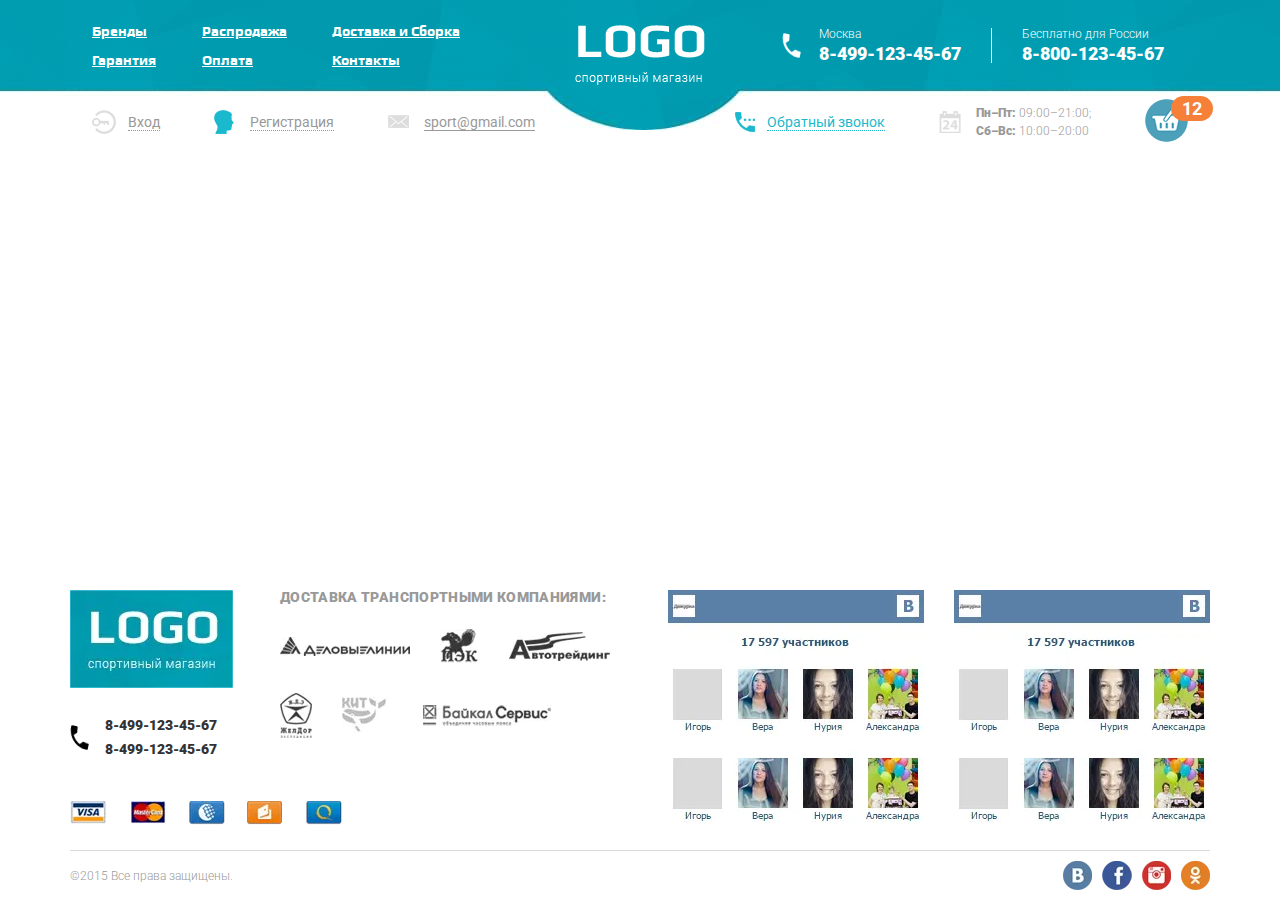
<file: home.html>
<!DOCTYPE html>
<html lang="ru">
	 <head>
	<title>Контакты</title>
	<meta charset="UTF-8">
	<meta name="format-detection" content="telephone=no">
	<link rel="stylesheet" href="css/style.min.css">
	<link rel="shortcut icon" href="favicon.ico">
	<!-- <meta name="robots" content="noindex, nofollow"> -->
	<!-- <meta name="viewport" content="width=device-width, initial-scale=1.0, maximum-scale=1.0, user-scalable=0"> -->
	<meta name="viewport" content="width=device-width, initial-scale=1.0">
</head>
	<body>
		<div class="wrapper">
			<header class="header">
	<div class="header__top top-header">
		<div class="top-header__content _container">
			<div class="top-header__column">
				<div class="top-header__menu menu">
					<div class="menu__icon icon-menu">
						<span></span>
						<span></span>
						<span></span>
					</div>
					<nav class="menu__body">
						<ul class="menu__list">
							<li><a href="" class="menu__link">Бренды</a></li>
							<li><a href="" class="menu__link">Распродажа</a></li>
							<li><a href="" class="menu__link">Доставка и Сборка</a></li>
							<li><a href="" class="menu__link">Гарантия</a></li>
							<li><a href="" class="menu__link">Оплата</a></li>
							<li><a href="" class="menu__link">Контакты</a></li>
						</ul>
					</nav>
				</div>
			</div>
			<div class="top-header__column top-header__column_logo">
				<a href="" class="top-header__logo"><picture><source srcset="img/logo.webp" type="image/webp"><img src="img/logo.png" alt=""></picture></a>
			</div>
			<div class="top-header__column">
				<div class="top-header__contacts contacts-header">
					<div class="contacts-header__column">
						<div class="contacts-header__item contacts-header__item_icon">
							<div class="contacts-header__label">Москва</div>
							<a href="tel:84991234567" class="contacts-header__phone">8-499-123-45-67</a>
						</div>
					</div>
					<div class="contacts-header__column contacts-header__column_forcart">
						<div class="contacts-header__item contacts-header__item_second-phone">
							<div class="contacts-header__label">Бесплатно для России</div>
							<a href="tel:88001234567" class="contacts-header__phone">8-800-123-45-67</a>
						</div>
					</div>
				</div>
			</div>
		</div>
	</div>
	<div class="header__bottom bottom-header">
		<div class="bottom-header__container _container">
			<div class="bottom-header__row">
				<div class="bottom-header__column">
					<ul data-da="menu__body,0,640" class="bottom-header__actions actions-header">
						<li>
							<a href="" class="actions-header__item actions-header__item_login"><span>Вход</span></a>
						</li>
						<li>
							<a href="" class="actions-header__item actions-header__item_reg"><span>Регистрация</span></a>
						</li>
						<li>
							<a href="mailto:sport@gmail.com" class="actions-header__item actions-header__item_email"><span>sport@gmail.com</span></a>
						</li>
					</ul>
				</div>
				<div class="bottom-header__column">
					<div class="bottom-header__info info-header">
						<div class="info-header__column">
							<a data-da="menu__body,3,640" href="" class="info-header__callback"><span>Обратный звонок</span></a>
						</div>
						<div class="info-header__column">
							<div class="info-header__schedule">
								<p><span>Пн–Пт:</span> 09:00–21:00;</p>
								<p><span>Сб–Вс:</span> 10:00–20:00 </p>
							</div>
						</div>
						<div class="info-header__column">
							<a data-da="contacts-header__column_forcart,3,640" href="" class="info-header__cart">
								<span>12</span>
							</a>
						</div>
					</div>
				</div>
			</div>
		</div>
	</div>
</header>
			<main class="page">

			</main>
			<footer class="footer">
	<div class="footer__content _container">
		<div class="footer__body">
			<div class="footer__column">
				<div class="footer__block block-footer">
					<div class="block-footer__column">
						<a href="" class="logo-footer">
							<picture><source srcset="img/logo-footer.webp" type="image/webp"><img src="img/logo-footer.jpg" alt=""></picture>
						</a>
						<div class="block-footer__phones">
							<p><a href="tel:84991234567" class="block-footer__phone">8-499-123-45-67</a></p>
							<p><a href="tel:84991234567" class="block-footer__phone">8-499-123-45-67</a></p>
						</div>
					</div>
					<div class="block-footer__column">
						<div class="block-footer__delivery delivery-footer">
							<div class="delivery-footer__title">Доставка транспортными компаниями:</div>
							<div class="delivery-footer__items">
								<div class="delivery-footer__item">
									<picture><source srcset="img/delivery/01.webp" type="image/webp"><img src="img/delivery/01.jpg" alt=""></picture>
								</div>
								<div class="delivery-footer__item">
									<picture><source srcset="img/delivery/02.webp" type="image/webp"><img src="img/delivery/02.jpg" alt=""></picture>
								</div>
								<div class="delivery-footer__item">
									<picture><source srcset="img/delivery/03.webp" type="image/webp"><img src="img/delivery/03.jpg" alt=""></picture>
								</div>
								<div class="delivery-footer__item">
									<picture><source srcset="img/delivery/04.webp" type="image/webp"><img src="img/delivery/04.jpg" alt=""></picture>
								</div>
								<div class="delivery-footer__item">
									<picture><source srcset="img/delivery/05.webp" type="image/webp"><img src="img/delivery/05.jpg" alt=""></picture>
								</div>
								<div class="delivery-footer__item">
									<picture><source srcset="img/delivery/06.webp" type="image/webp"><img src="img/delivery/06.jpg" alt=""></picture>
								</div>
							</div>
						</div>
					</div>
				</div>
				<div class="footer__payments">
					<picture><source srcset="img/icons/payment.webp" type="image/webp"><img src="img/icons/payment.png" alt=""></picture>
				</div>
			</div>
			<div class="footer__column">
				<div class="footer__widgets widgets-footer">
					<div class="widgets-footer__column">
						<picture><source srcset="img/vk.webp" type="image/webp"><img src="img/vk.png" alt=""></picture>
					</div>
					<div class="widgets-footer__column">
						<picture><source srcset="img/vk.webp" type="image/webp"><img src="img/vk.png" alt=""></picture>
					</div>
				</div>
			</div>
		</div>
		<div class="footer__bottom">
			<div class="footer__copy">©2015 Все права защищены.</div>
			<div class="footer__social social-footer">
				<a href="" class="social-footer__item">
					<picture><source srcset="img/icons/social/01.webp" type="image/webp"><img src="img/icons/social/01.png" alt=""></picture>
				</a>
				<a href="" class="social-footer__item">
					<picture><source srcset="img/icons/social/02.webp" type="image/webp"><img src="img/icons/social/02.png" alt=""></picture>
				</a>
				<a href="" class="social-footer__item">
					<picture><source srcset="img/icons/social/03.webp" type="image/webp"><img src="img/icons/social/03.png" alt=""></picture>
				</a>
				<a href="" class="social-footer__item">
					<picture><source srcset="img/icons/social/04.webp" type="image/webp"><img src="img/icons/social/04.png" alt=""></picture>
				</a>
			</div>
		</div>
	</div>
</footer>
		</div>
		<div class="popup">
	<div class="popup__content">
		<div class="popup__body">
			<div class="popup__close"></div>
		</div>
	</div>
</div>
<div class="popup popup_video">
	<div class="popup__content">
		<div class="popup__body">
			<div class="popup__close popup__close_video"></div>
			<div class="popup__video _video"></div>
		</div>
	</div>
</div>

		<script src="js/vendors.min.js"></script>
<script src="js/app.min.js"></script>
	</body>
</html>
</file>
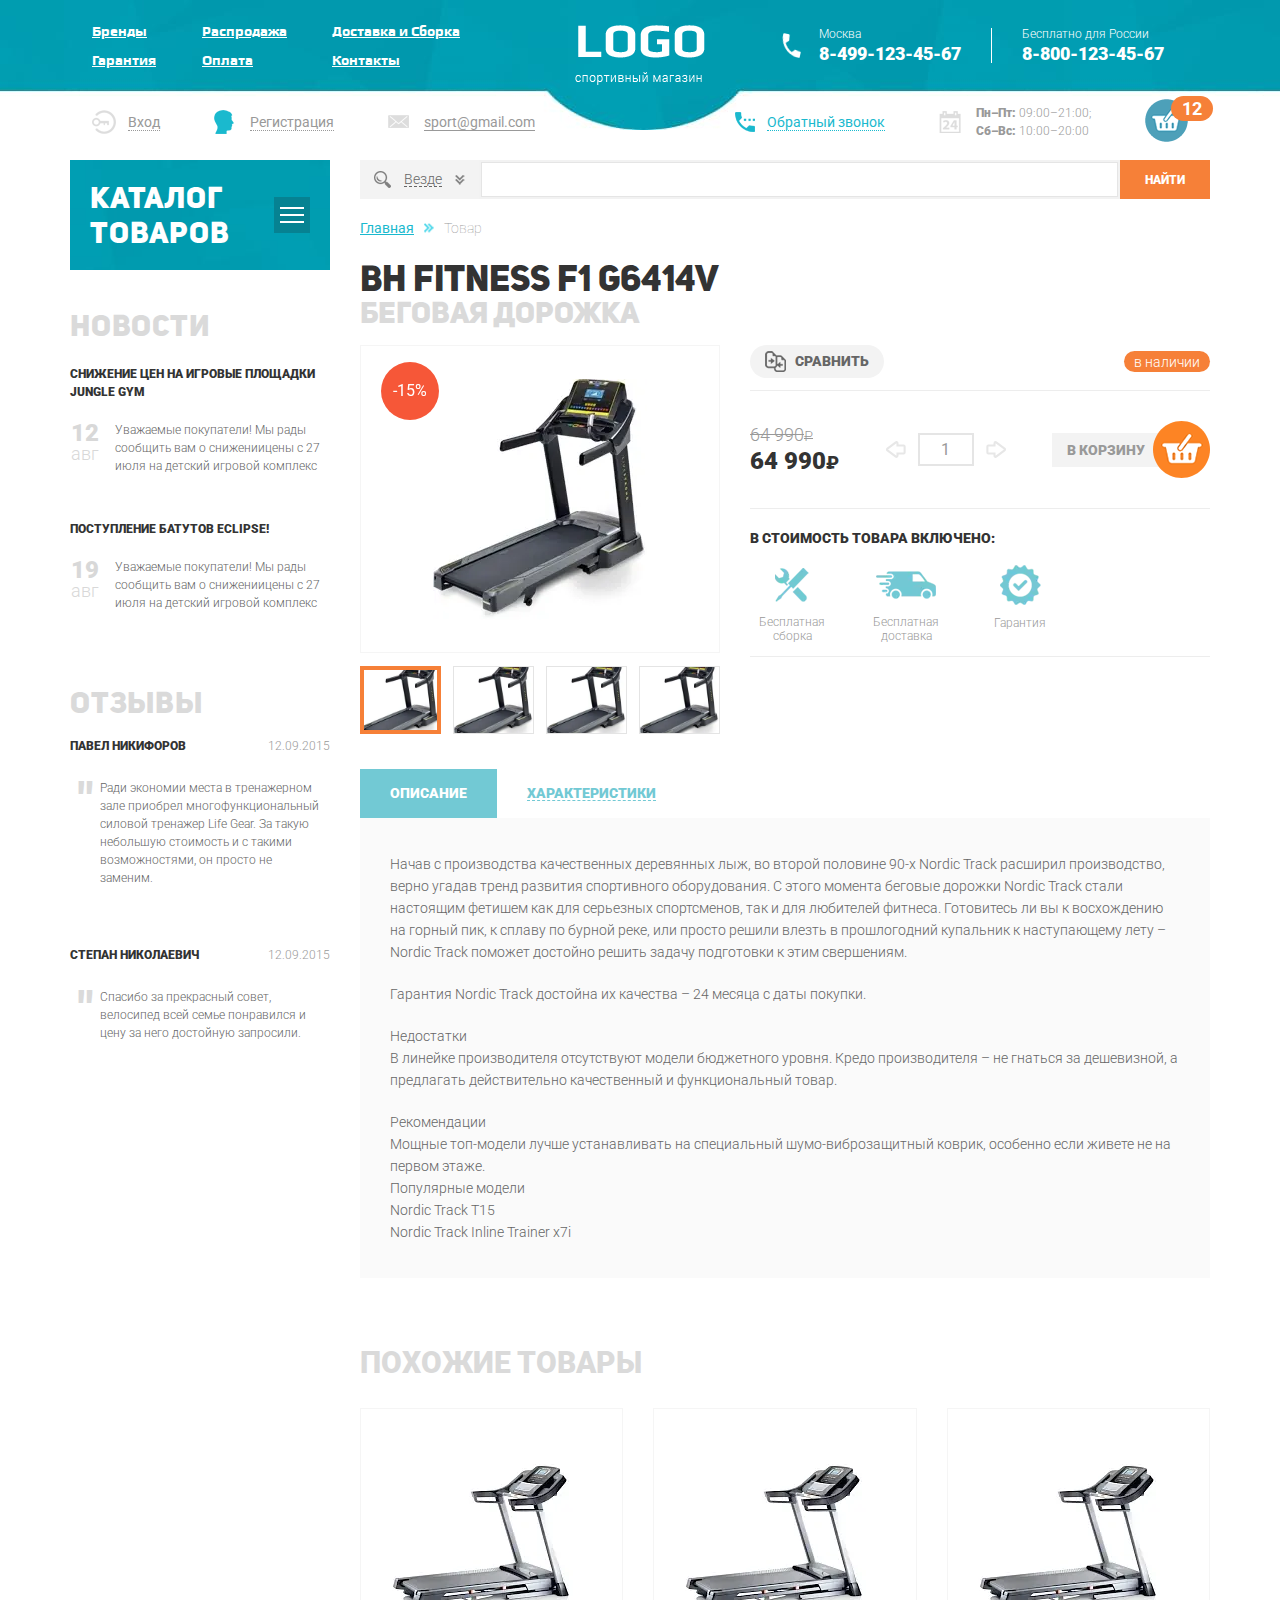
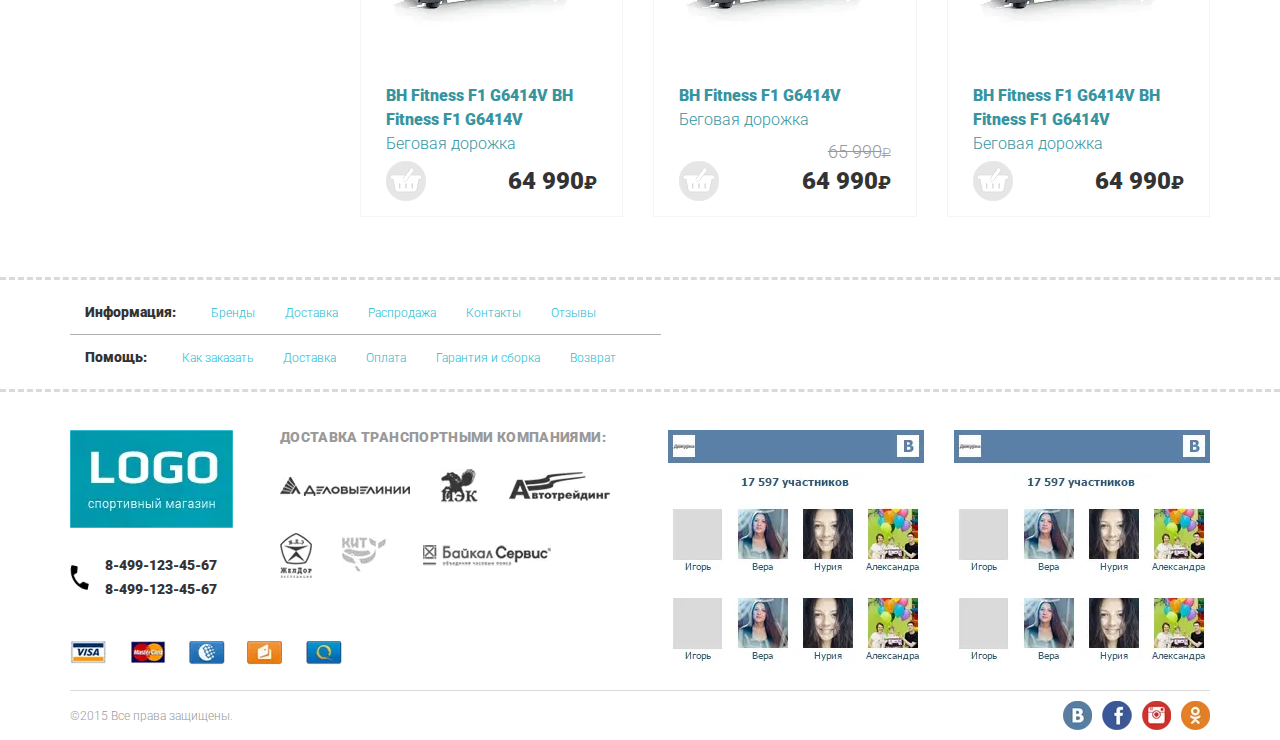
<file: product.html>
<!DOCTYPE html><html lang="ru">	 <head>	<title>Товар</title>	<meta charset="UTF-8">	<meta name="format-detection" content="telephone=no">	<link rel="stylesheet" href="css/style.min.css">	<link rel="shortcut icon" href="favicon.ico">	<!-- <meta name="robots" content="noindex, nofollow"> -->	<!-- <meta name="viewport" content="width=device-width, initial-scale=1.0, maximum-scale=1.0, user-scalable=0"> -->	<meta name="viewport" content="width=device-width, initial-scale=1.0"></head>	<body>		<div class="wrapper">			<header class="header">	<div class="header__top top-header">		<div class="top-header__content _container">			<div class="top-header__column">				<div class="top-header__menu menu">					<div class="menu__icon icon-menu">						<span></span>						<span></span>						<span></span>					</div>					<nav class="menu__body">						<ul class="menu__list">							<li><a href="" class="menu__link">Бренды</a></li>							<li><a href="" class="menu__link">Распродажа</a></li>							<li><a href="" class="menu__link">Доставка и Сборка</a></li>							<li><a href="" class="menu__link">Гарантия</a></li>							<li><a href="" class="menu__link">Оплата</a></li>							<li><a href="" class="menu__link">Контакты</a></li>						</ul>					</nav>				</div>			</div>			<div class="top-header__column top-header__column_logo">				<a href="" class="top-header__logo"><picture><source srcset="img/logo.webp" type="image/webp"><img src="img/logo.png" alt=""></picture></a>			</div>			<div class="top-header__column">				<div class="top-header__contacts contacts-header">					<div class="contacts-header__column">						<div class="contacts-header__item contacts-header__item_icon">							<div class="contacts-header__label">Москва</div>							<a href="tel:84991234567" class="contacts-header__phone">8-499-123-45-67</a>						</div>					</div>					<div class="contacts-header__column contacts-header__column_forcart">						<div class="contacts-header__item contacts-header__item_second-phone">							<div class="contacts-header__label">Бесплатно для России</div>							<a href="tel:88001234567" class="contacts-header__phone">8-800-123-45-67</a>						</div>					</div>				</div>			</div>		</div>	</div>	<div class="header__bottom bottom-header">		<div class="bottom-header__container _container">			<div class="bottom-header__row">				<div class="bottom-header__column">					<ul data-da="menu__body,0,640" class="bottom-header__actions actions-header">						<li>							<a href="" class="actions-header__item actions-header__item_login"><span>Вход</span></a>						</li>						<li>							<a href="" class="actions-header__item actions-header__item_reg"><span>Регистрация</span></a>						</li>						<li>							<a href="mailto:sport@gmail.com" class="actions-header__item actions-header__item_email"><span>sport@gmail.com</span></a>						</li>					</ul>				</div>				<div class="bottom-header__column">					<div class="bottom-header__info info-header">						<div class="info-header__column">							<a data-da="menu__body,3,640" href="" class="info-header__callback"><span>Обратный звонок</span></a>						</div>						<div class="info-header__column">							<div class="info-header__schedule">								<p><span>Пн–Пт:</span> 09:00–21:00;</p>								<p><span>Сб–Вс:</span> 10:00–20:00 </p>							</div>						</div>						<div class="info-header__column">							<a data-da="contacts-header__column_forcart,3,640" href="" class="info-header__cart">								<span>12</span>							</a>						</div>					</div>				</div>			</div>		</div>	</div></header>			<main class="page">				<div class="page__container _container">					<aside class="page__side">						<nav class="page__menu menu-page">							<div class="menu-page__header">								<div class="menu-page__title">Каталог товаров</div>								<div class="menu-page__burger">									<div class="menu-page__lines">										<span></span>										<span></span>										<span></span>									</div>								</div>							</div>							<div class="menu-page__body">								<ul class="menu-page__list">									<li class="menu-page__parent">										<a href="" class="menu-page__link">Беговые дорожки </a>										<div class="menu-page__submenu submenu-page">											<div class="submenu-page__item">												<ul class="submenu-page__menu">													<li><a href="" class="submenu-page__link">Всепогодный</a></li>													<li><a href="" class="submenu-page__link">Для помещений</a></li>													<li><a href="" class="submenu-page__link">Профессиональный</a></li>													<li><a href="" class="submenu-page__link">Любительский</a></li>												</ul>												<div class="submenu-page__product">													<div class="item-product">														<div class="item-product__labels">														</div>														<a href="" class="item-product__image">															<picture><source srcset="img/products/01.webp" type="image/webp"><img src="img/products/01.jpg" alt="Тенисный стол. Зеленый."></picture>														</a>														<div class="item-product__body">															<a href="" class="item-product__title">Домашний теннисный стол Donic Indoor Roller 800 Green</a>															<div class="item-product__footer">																<a href="" class="item-product__add"></a>																<div class="item-product__price rub">64 990</div>															</div>														</div>													</div>												</div>											</div>										</div>									</li>									<li><a href="" class="menu-page__link">Эллиптические тренажеры</a></li>									<li><a href="" class="menu-page__link">Велотренажеры</a></li>									<li><a href="" class="menu-page__link">Гребные тренажеры</a></li>									<li class="menu-page__parent">										<a href="" class="menu-page__link">Вибромассажеры</a>										<div class="menu-page__submenu submenu-page">											<div class="submenu-page__item">												<ul class="submenu-page__menu">													<li><a href="" class="submenu-page__link">Всепогодный</a></li>													<li><a href="" class="submenu-page__link">Для помещений</a></li>													<li><a href="" class="submenu-page__link">Профессиональный</a></li>													<li><a href="" class="submenu-page__link">Любительский</a></li>												</ul>												<div class="submenu-page__product">													<div class="item-product">														<div class="item-product__labels">															<div class="item-product__label">Товар дня</div>														</div>														<a href="" class="item-product__image">															<picture><source srcset="img/products/01.webp" type="image/webp"><img src="img/products/01.jpg" alt="Тенисный стол. Зеленый."></picture>														</a>														<div class="item-product__body">															<a href="" class="item-product__title">Домашний теннисный стол Donic Indoor Roller 800 Green</a>															<div class="item-product__footer">																<a href="" class="item-product__add"></a>																<div class="item-product__price rub">64 990</div>															</div>														</div>													</div>												</div>											</div>										</div>									</li>									<li><a href="" class="menu-page__link">Теннисные столы </a></li>									<li><a href="" class="menu-page__link">Баскетбол</a></li>									<li><a href="" class="menu-page__link">Массажные кресла</a></li>									<li><a href="" class="menu-page__link">Массажные столы </a></li>									<li class="menu-page__parent">										<a href="" class="menu-page__link">Силовые тренажеры</a>										<div class="menu-page__submenu submenu-page">											<div class="submenu-page__item">												<ul class="submenu-page__menu">													<li><a href="" class="submenu-page__link">Всепогодный</a></li>													<li><a href="" class="submenu-page__link">Для помещений</a></li>													<li><a href="" class="submenu-page__link">Профессиональный</a></li>													<li><a href="" class="submenu-page__link">Любительский</a></li>												</ul>												<div class="submenu-page__product">													<div class="item-product">														<div class="item-product__labels">														</div>														<a href="" class="item-product__image">															<picture><source srcset="img/products/01.webp" type="image/webp"><img src="img/products/01.jpg" alt="Тенисный стол. Зеленый."></picture>														</a>														<div class="item-product__body">															<a href="" class="item-product__title">Домашний теннисный стол Donic Indoor Roller 800 Green</a>															<div class="item-product__footer">																<div class="item-product__old-price rub">64 990</div>																<a href="" class="item-product__add"></a>																<div class="item-product__price rub">64 990</div>															</div>														</div>													</div>												</div>											</div>										</div>									</li>									<li class="menu-page__parent">										<a href="" class="menu-page__link">Батуты</a>										<div class="menu-page__submenu submenu-page">											<div class="submenu-page__item">												<ul class="submenu-page__menu">													<li><a href="" class="submenu-page__link">Всепогодный</a></li>													<li><a href="" class="submenu-page__link">Для помещений</a></li>													<li><a href="" class="submenu-page__link">Профессиональный</a></li>													<li><a href="" class="submenu-page__link">Любительский</a></li>												</ul>												<div class="submenu-page__product">													<div class="item-product">														<div class="item-product__labels">															<div class="item-product__label">Товар дня</div>														</div>														<a href="" class="item-product__image">															<picture><source srcset="img/products/01.webp" type="image/webp"><img src="img/products/01.jpg" alt="Тенисный стол. Зеленый."></picture>														</a>														<div class="item-product__body">															<a href="" class="item-product__title">Домашний теннисный стол Donic Indoor Roller 800 Green</a>															<div class="item-product__footer">																<div class="item-product__old-price rub">64 990</div>																<a href="" class="item-product__add"></a>																<div class="item-product__price rub">64 990</div>															</div>														</div>													</div>												</div>											</div>										</div>									</li>									<li><a href="" class="menu-page__link">Детские городки</a></li>									<li><a href="" class="menu-page__link">Дачная мебель</a></li>									<li><a href="" class="menu-page__link">Уличные спортивные комплексы</a></li>									<li><a href="" class="menu-page__link">Аксессуары</a></li>								</ul>							</div>						</nav>						<div data-da="page__content,last,992" class="page__content-side">							<div class="page__news-side news-side">								<a href="" class="news-side__title side-title">Новости</a>								<div class="news-side__items">									<div class="news-side__item">										<a href="" class="news-side__label">Снижение цен на игровые площадки Jungle Gym</a>										<div class="news-side__body">											<div class="news-side__data"><span>12</span>авг</div>											<div class="news-side__text">Уважаемые покупатели! Мы рады сообщить вам о снижениицены с 27 июля на детский игровой комплекс</div>										</div>									</div>									<div class="news-side__item">										<a href="" class="news-side__label">Поступление батутов Eclipse!</a>										<div class="news-side__body">											<div class="news-side__data"><span>19</span>авг</div>											<div class="news-side__text">Уважаемые покупатели! Мы рады сообщить вам о снижениицены с 27 июля на детский игровой комплекс</div>										</div>									</div>								</div>							</div>							<div class="page__reviews-side reviews-side">								<a href="" class="reviews-side__title side-title">Отзывы</a>								<div class="reviews-side__items">									<a href="" class="reviews-side__item">										<div class="reviews-side__header">											<div class="reviews-side__user">Павел Никифоров</div>											<div class="reviews-side__data">12.09.2015</div>										</div>										<div class="reviews-side__body">											Ради экономии места в тренажерном											зале приобрел многофункциональный											силовой тренажер Life Gear. За такую											небольшую стоимость и с такими											возможностями, он просто не											заменим.										</div>									</a>									<a href="" class="reviews-side__item">										<div class="reviews-side__header">											<div class="reviews-side__user">Степан Николаевич</div>											<div class="reviews-side__data">12.09.2015</div>										</div>										<div class="reviews-side__body">											Спасибо за прекрасный совет,											велосипед всей семье понравился											и цену за него достойную запросили.										</div>									</a>								</div>							</div>						</div>					</aside>					<div class="page__content">						<form action="#" class="page__search search-page">							<div class="search-page__select">								<div class="search-page__title"><span>Везде</span><span data-text="Выбрано:" class="search-page__quantity"></span></div>								<div class="search-page__categories categories-search">									<div class="categories-search__row">										<div class="categories-search__column">											<ul class="categories-search__list">												<li>													<label class="categories-search__checkbox checkbox">														<input data-error="Ошибка" class="checkbox__input" type="checkbox" value="1" name="form[]">														<span class="checkbox__text"><span>Беговые дорожки</span></span>													</label>												</li>												<li>													<label class="categories-search__checkbox checkbox">														<input data-error="Ошибка" class="checkbox__input" type="checkbox" value="1" name="form[]">														<span class="checkbox__text"><span>Эллиптические тренажеры</span></span>													</label>												</li>												<li>													<label class="categories-search__checkbox checkbox">														<input data-error="Ошибка" class="checkbox__input" type="checkbox" value="1" name="form[]">														<span class="checkbox__text"><span>Велотренажеры</span></span>													</label>												</li>												<li>													<label class="categories-search__checkbox checkbox">														<input data-error="Ошибка" class="checkbox__input" type="checkbox" value="1" name="form[]">														<span class="checkbox__text"><span>Гребные тренажеры</span></span>													</label>												</li>												<li>													<label class="categories-search__checkbox checkbox">														<input data-error="Ошибка" class="checkbox__input" type="checkbox" value="1" name="form[]">														<span class="checkbox__text"><span>Вибромассажеры</span></span>													</label>												</li>											</ul>										</div>										<div class="categories-search__column">											<ul class="categories-search__list">												<li>													<label class="categories-search__checkbox checkbox">														<input data-error="Ошибка" class="checkbox__input" type="checkbox" value="1" name="form[]">														<span class="checkbox__text"><span>Беговые дорожки</span></span>													</label>												</li>												<li>													<label class="categories-search__checkbox checkbox">														<input data-error="Ошибка" class="checkbox__input" type="checkbox" value="1" name="form[]">														<span class="checkbox__text"><span>Эллиптические тренажеры</span></span>													</label>												</li>												<li>													<label class="categories-search__checkbox checkbox">														<input data-error="Ошибка" class="checkbox__input" type="checkbox" value="1" name="form[]">														<span class="checkbox__text"><span>Велотренажеры</span></span>													</label>												</li>												<li>													<label class="categories-search__checkbox checkbox">														<input data-error="Ошибка" class="checkbox__input" type="checkbox" value="1" name="form[]">														<span class="checkbox__text"><span>Гребные тренажеры</span></span>													</label>												</li>												<li>													<label class="categories-search__checkbox checkbox">														<input data-error="Ошибка" class="checkbox__input" type="checkbox" value="1" name="form[]">														<span class="checkbox__text"><span>Вибромассажеры</span></span>													</label>												</li>											</ul>										</div>										<div class="categories-search__column">											<ul class="categories-search__list">												<li>													<label class="categories-search__checkbox checkbox">														<input data-error="Ошибка" class="checkbox__input" type="checkbox" value="1" name="form[]">														<span class="checkbox__text"><span>Беговые дорожки</span></span>													</label>												</li>												<li>													<label class="categories-search__checkbox checkbox">														<input data-error="Ошибка" class="checkbox__input" type="checkbox" value="1" name="form[]">														<span class="checkbox__text"><span>Эллиптические тренажеры</span></span>													</label>												</li>												<li>													<label class="categories-search__checkbox checkbox">														<input data-error="Ошибка" class="checkbox__input" type="checkbox" value="1" name="form[]">														<span class="checkbox__text"><span>Велотренажеры</span></span>													</label>												</li>												<li>													<label class="categories-search__checkbox checkbox">														<input data-error="Ошибка" class="checkbox__input" type="checkbox" value="1" name="form[]">														<span class="checkbox__text"><span>Гребные тренажеры</span></span>													</label>												</li>												<li>													<label class="categories-search__checkbox checkbox">														<input data-error="Ошибка" class="checkbox__input" type="checkbox" value="1" name="form[]">														<span class="checkbox__text"><span>Вибромассажеры</span></span>													</label>												</li>											</ul>										</div>									</div>								</div>							</div>							<div class="search-page__input">								<input autocomplete="off" type="text" name="form[]" data-error="Ошибка" data-value="" class="input">							</div>							<button type="submit" class="search-page__btn btn">Найти</button>						</form>						<nav class="breadcrumbs">							<ul class="breadcrumbs__list">								<li>									<a href="" class="breadcrumbs__link">Главная</a>								</li>								<li>									<span class="breadcrumbs__item">Товар</span>								</li>							</ul>						</nav>						<section class="product">							<h1 class="product__title">BH Fitness F1 G6414V<span>Беговая дорожка </span>							</h1>							<div class="product__content">								<div class="product__images images-product">									<div class="images-product__mainslider _swiper">										<a href="" class="images-product__mainslide">											<div class="images-product__sale">-15%</div>											<div class="images-product__image"><picture><source srcset="img/product/01.webp" type="image/webp"><img src="img/product/01.jpg" alt=""></picture></div>										</a>										<a href="" class="images-product__mainslide">											<div class="images-product__image"><picture><source srcset="img/product/01.webp" type="image/webp"><img src="img/product/01.jpg" alt=""></picture></div>										</a>										<a href="" class="images-product__mainslide">											<div class="images-product__sale">-15%</div>											<div class="images-product__image"><picture><source srcset="img/product/01.webp" type="image/webp"><img src="img/product/01.jpg" alt=""></picture></div>										</a>										<a href="" class="images-product__mainslide">											<div class="images-product__image"><picture><source srcset="img/product/01.webp" type="image/webp"><img src="img/product/01.jpg" alt=""></picture></div>										</a>										<a href="" class="images-product__mainslide">											<div class="images-product__sale">-15%</div>											<div class="images-product__image"><picture><source srcset="img/product/01.webp" type="image/webp"><img src="img/product/01.jpg" alt=""></picture></div>										</a>									</div>									<div class="images-product__subslider _swiper">										<div class="images-product__subslide">											<div class="images-product__subimage _ibg"><picture><source srcset="img/product/01.webp" type="image/webp"><img src="img/product/01.jpg" alt=""></picture></div>										</div>										<div class="images-product__subslide">											<div class="images-product__subimage _ibg"><picture><source srcset="img/product/01.webp" type="image/webp"><img src="img/product/01.jpg" alt=""></picture></div>										</div>										<div class="images-product__subslide">											<div class="images-product__subimage _ibg"><picture><source srcset="img/product/01.webp" type="image/webp"><img src="img/product/01.jpg" alt=""></picture></div>										</div>										<div class="images-product__subslide">											<div class="images-product__subimage _ibg"><picture><source srcset="img/product/01.webp" type="image/webp"><img src="img/product/01.jpg" alt=""></picture></div>										</div>										<div class="images-product__subslide">											<div class="images-product__subimage _ibg"><picture><source srcset="img/product/01.webp" type="image/webp"><img src="img/product/01.jpg" alt=""></picture></div>										</div>									</div>								</div>								<div class="product__body body-product">									<div class="body-product__top">										<a href="" class="body-product__compare"><span>Сравнить</span></a>										<div class="body-product__stock">в наличии</div>									</div>									<div class="body-product__actions actions-product">										<div class="actions-product__row">											<div class="actions-product__column">												<div class="actions-product__price actions-product__price_old rub">64 990</div>												<div class="actions-product__price rub">64 990</div>											</div>											<div class="actions-product__column">												<div class="actions-product__quantity quantity">													<div class="quantity__button quantity__button_minus"></div>													<div class="quantity__input">														<input autocomplete="off" type="text" name="form[]" value="1">													</div>													<div class="quantity__button quantity__button_plus"></div>												</div>											</div>											<div class="actions-product__column">												<a href="" class="actions-product__cart">													<span>В корзину</span>												</a>											</div>										</div>									</div>									<div class="body-product__include include-product">										<div class="include-product__title">В стоимость товара включено:</div>										<div class="include-product__items">											<div class="include-product__item">												<div class="include-product__icon">													<picture><source srcset="img/icons/include/01.webp" type="image/webp"><img src="img/icons/include/01.png" alt=""></picture>												</div>												<div class="include-product__text">Бесплатная сборка</div>											</div>											<div class="include-product__item">												<div class="include-product__icon">													<picture><source srcset="img/icons/include/02.webp" type="image/webp"><img src="img/icons/include/02.png" alt=""></picture>												</div>												<div class="include-product__text">Бесплатная доставка</div>											</div>											<div class="include-product__item">												<div class="include-product__icon">													<picture><source srcset="img/icons/include/03.webp" type="image/webp"><img src="img/icons/include/03.png" alt=""></picture>												</div>												<div class="include-product__text">Гарантия</div>											</div>										</div>									</div>								</div>							</div>							<div class="product__info info-product _tabs">								<nav class="info-product__nav">									<div class="info-product__item _tabs-item _active"><span>Описание</span></div>									<div class="info-product__item _tabs-item"><span>Характеристики</span></div>								</nav>								<div class="info-product__body">									<div class="info-product__block _tabs-block _active">										<p>											Начав с производства качественных деревянных лыж, во второй половине 90-х Nordic Track расширил производство,											верно угадав тренд развития спортивного оборудования. С этого момента беговые дорожки Nordic Track стали											настоящим фетишем как для серьезных спортсменов, так и для любителей фитнеса. Готовитесь ли вы к восхождению											на горный пик, к сплаву по бурной реке, или просто решили влезть в прошлогодний купальник к наступающему лету –											Nordic Track поможет достойно решить задачу подготовки к этим свершениям.										</p>										<p>Гарантия Nordic Track достойна их качества – 24 месяца с даты покупки.</p>										<p>											Недостатки <br>											В линейке производителя отсутствуют модели бюджетного уровня. Кредо производителя – не гнаться за дешевизной, а											предлагать действительно качественный и функциональный товар.										</p>										<p>											Рекомендации <br>											Мощные топ-модели лучше устанавливать на специальный шумо-виброзащитный коврик, особенно если живете не на											первом этаже. <br>											Популярные модели <br>											Nordic Track T15 <br>											Nordic Track Inline Trainer x7i										</p>									</div>									<div class="info-product__block _tabs-block">										<table class="info-product__table">											<tr>												<td>													<div class="info-product__label">Использование</div>												</td>												<td>													<div class="info-product__value">Полупрофессиональное</div>												</td>											</tr>											<tr>												<td>													<div class="info-product__label">Тип беговой дорожки </div>												</td>												<td>													<div class="info-product__value">Электрическая</div>												</td>											</tr>											<tr>												<td>													<div class="info-product__label">Использование</div>												</td>												<td>													<div class="info-product__value">Полупрофессиональное</div>												</td>											</tr>											<tr>												<td>													<div class="info-product__label">Тип беговой дорожки </div>												</td>												<td>													<div class="info-product__value">Электрическая</div>												</td>											</tr>											<tr>												<td>													<div class="info-product__label">Использование</div>												</td>												<td>													<div class="info-product__value">Полупрофессиональное</div>												</td>											</tr>											<tr>												<td>													<div class="info-product__label">Тип беговой дорожки </div>												</td>												<td>													<div class="info-product__value">Электрическая</div>												</td>											</tr>											<tr>												<td>													<div class="info-product__label">Использование</div>												</td>												<td>													<div class="info-product__value">Полупрофессиональное</div>												</td>											</tr>											<tr>												<td>													<div class="info-product__label">Тип беговой дорожки </div>												</td>												<td>													<div class="info-product__value">Электрическая</div>												</td>											</tr>										</table>									</div>								</div>							</div>							<section class="product__same same-products">								<h2 class="same-products__title">Похожие товары</h2>								<div class="same-products__items items-products">									<div class="items-products__column">										<div class="item-product">											<div class="item-product__labels">											</div>											<a href="" class="item-product__image">												<picture><source srcset="img/products/02.webp" type="image/webp"><img src="img/products/02.jpg" alt="Тенисный стол. Зеленый."></picture>											</a>											<div class="item-product__body">												<a href="" class="item-product__title">													<span>BH Fitness F1 G6414V BH Fitness F1 G6414V</span>													Беговая дорожка												</a>												<div class="item-product__footer">													<a href="" class="item-product__add"></a>													<div class="item-product__price rub">64 990</div>												</div>											</div>											<div class="item-product__hover hover-item-product">												<a href="" class="hover-item-product__title">													<span>BH Fitness F1 G6414V</span>Беговая дорожка												</a>												<div class="hover-item-product__options options-item-product">													<div class="options-item-product__item">														<div class="options-item-product__label">Тип беговой дорожки: </div>														<div class="options-item-product__value">Электрическая</div>													</div>													<div class="options-item-product__item">														<div class="options-item-product__label">Скорость движения (км/ч): </div>														<div class="options-item-product__value">22</div>													</div>													<div class="options-item-product__item">														<div class="options-item-product__label">Складывание:</div>														<div class="options-item-product__value">Есть</div>													</div>												</div>												<div class="hover-item-product__body">													<a href="" class="hover-item-product__compare"><span>Сравнить</span></a>												</div>												<div class="hover-item-product__footer">													<a href="" class="hover-item-product__cart hover-item-product__cart_catalog"></a>													<div class="hover-item-product__price rub">64 990</div>												</div>											</div>										</div>									</div>									<div class="items-products__column">										<div class="item-product">											<div class="item-product__labels">											</div>											<a href="" class="item-product__image">												<picture><source srcset="img/products/02.webp" type="image/webp"><img src="img/products/02.jpg" alt="Тенисный стол. Зеленый."></picture>											</a>											<div class="item-product__body">												<a href="" class="item-product__title">													<span>BH Fitness F1 G6414V</span>													Беговая дорожка												</a>												<div class="item-product__footer">													<div class="item-product__old-price rub">65 990</div>													<a href="" class="item-product__add"></a>													<div class="item-product__price rub">64 990</div>												</div>											</div>											<div class="item-product__hover hover-item-product">												<a href="" class="hover-item-product__title">													<span>BH Fitness F1 G6414V</span>Беговая дорожка												</a>												<div class="hover-item-product__options options-item-product">													<div class="options-item-product__item">														<div class="options-item-product__label">Тип беговой дорожки: </div>														<div class="options-item-product__value">Электрическая</div>													</div>													<div class="options-item-product__item">														<div class="options-item-product__label">Скорость движения (км/ч): </div>														<div class="options-item-product__value">22</div>													</div>													<div class="options-item-product__item">														<div class="options-item-product__label">Складывание:</div>														<div class="options-item-product__value">Есть</div>													</div>												</div>												<div class="hover-item-product__body">													<a href="" class="hover-item-product__cart"></a>												</div>												<div class="hover-item-product__footer">													<div class="hover-item-product__old-price rub">65 990</div>													<div class="hover-item-product__stock">в наличии</div>													<div class="hover-item-product__price rub">64 990</div>												</div>											</div>										</div>									</div>									<div class="items-products__column">										<div class="item-product">											<div class="item-product__labels">											</div>											<a href="" class="item-product__image">												<picture><source srcset="img/products/02.webp" type="image/webp"><img src="img/products/02.jpg" alt="Тенисный стол. Зеленый."></picture>											</a>											<div class="item-product__body">												<a href="" class="item-product__title">													<span>BH Fitness F1 G6414V BH Fitness F1 G6414V</span>													Беговая дорожка												</a>												<div class="item-product__footer">													<a href="" class="item-product__add"></a>													<div class="item-product__price rub">64 990</div>												</div>											</div>											<div class="item-product__hover hover-item-product">												<a href="" class="hover-item-product__title">													<span>BH Fitness F1 G6414V</span>Беговая дорожка												</a>												<div class="hover-item-product__options options-item-product">													<div class="options-item-product__item">														<div class="options-item-product__label">Тип беговой дорожки: </div>														<div class="options-item-product__value">Электрическая</div>													</div>													<div class="options-item-product__item">														<div class="options-item-product__label">Скорость движения (км/ч): </div>														<div class="options-item-product__value">22</div>													</div>													<div class="options-item-product__item">														<div class="options-item-product__label">Складывание:</div>														<div class="options-item-product__value">Есть</div>													</div>												</div>												<div class="hover-item-product__body">													<a href="" class="hover-item-product__cart"></a>												</div>												<div class="hover-item-product__footer">													<div class="hover-item-product__stock">в наличии</div>													<div class="hover-item-product__price rub">64 990</div>												</div>											</div>										</div>									</div>								</div>							</section>						</section>					</div>				</div>				<div class="page__info-menu info-menu">					<div class="info-menu__container _container">						<div class="info-menu__body">							<div class="info-menu__line">								<div class="info-menu__label">Информация:</div>								<ul class="info-menu__list">									<li><a href="" class="info-menu__link">Бренды</a></li>									<li><a href="" class="info-menu__link">Доставка</a></li>									<li><a href="" class="info-menu__link">Распродажа</a></li>									<li><a href="" class="info-menu__link">Контакты</a></li>									<li><a href="" class="info-menu__link">Отзывы</a></li>								</ul>							</div>							<div class="info-menu__line">								<div class="info-menu__label">Помощь:</div>								<ul class="info-menu__list">									<li><a href="" class="info-menu__link">Как заказать</a></li>									<li><a href="" class="info-menu__link">Доставка</a></li>									<li><a href="" class="info-menu__link">Оплата</a></li>									<li><a href="" class="info-menu__link">Гарантия и сборка</a></li>									<li><a href="" class="info-menu__link">Возврат</a></li>								</ul>							</div>						</div>					</div>				</div>			</main>			<footer class="footer">	<div class="footer__content _container">		<div class="footer__body">			<div class="footer__column">				<div class="footer__block block-footer">					<div class="block-footer__column">						<a href="" class="logo-footer">							<picture><source srcset="img/logo-footer.webp" type="image/webp"><img src="img/logo-footer.jpg" alt=""></picture>						</a>						<div class="block-footer__phones">							<p><a href="tel:84991234567" class="block-footer__phone">8-499-123-45-67</a></p>							<p><a href="tel:84991234567" class="block-footer__phone">8-499-123-45-67</a></p>						</div>					</div>					<div class="block-footer__column">						<div class="block-footer__delivery delivery-footer">							<div class="delivery-footer__title">Доставка транспортными компаниями:</div>							<div class="delivery-footer__items">								<div class="delivery-footer__item">									<picture><source srcset="img/delivery/01.webp" type="image/webp"><img src="img/delivery/01.jpg" alt=""></picture>								</div>								<div class="delivery-footer__item">									<picture><source srcset="img/delivery/02.webp" type="image/webp"><img src="img/delivery/02.jpg" alt=""></picture>								</div>								<div class="delivery-footer__item">									<picture><source srcset="img/delivery/03.webp" type="image/webp"><img src="img/delivery/03.jpg" alt=""></picture>								</div>								<div class="delivery-footer__item">									<picture><source srcset="img/delivery/04.webp" type="image/webp"><img src="img/delivery/04.jpg" alt=""></picture>								</div>								<div class="delivery-footer__item">									<picture><source srcset="img/delivery/05.webp" type="image/webp"><img src="img/delivery/05.jpg" alt=""></picture>								</div>								<div class="delivery-footer__item">									<picture><source srcset="img/delivery/06.webp" type="image/webp"><img src="img/delivery/06.jpg" alt=""></picture>								</div>							</div>						</div>					</div>				</div>				<div class="footer__payments">					<picture><source srcset="img/icons/payment.webp" type="image/webp"><img src="img/icons/payment.png" alt=""></picture>				</div>			</div>			<div class="footer__column">				<div class="footer__widgets widgets-footer">					<div class="widgets-footer__column">						<picture><source srcset="img/vk.webp" type="image/webp"><img src="img/vk.png" alt=""></picture>					</div>					<div class="widgets-footer__column">						<picture><source srcset="img/vk.webp" type="image/webp"><img src="img/vk.png" alt=""></picture>					</div>				</div>			</div>		</div>		<div class="footer__bottom">			<div class="footer__copy">©2015 Все права защищены.</div>			<div class="footer__social social-footer">				<a href="" class="social-footer__item">					<picture><source srcset="img/icons/social/01.webp" type="image/webp"><img src="img/icons/social/01.png" alt=""></picture>				</a>				<a href="" class="social-footer__item">					<picture><source srcset="img/icons/social/02.webp" type="image/webp"><img src="img/icons/social/02.png" alt=""></picture>				</a>				<a href="" class="social-footer__item">					<picture><source srcset="img/icons/social/03.webp" type="image/webp"><img src="img/icons/social/03.png" alt=""></picture>				</a>				<a href="" class="social-footer__item">					<picture><source srcset="img/icons/social/04.webp" type="image/webp"><img src="img/icons/social/04.png" alt=""></picture>				</a>			</div>		</div>	</div></footer>		</div>		<div class="popup">	<div class="popup__content">		<div class="popup__body">			<div class="popup__close"></div>		</div>	</div></div><div class="popup popup_video">	<div class="popup__content">		<div class="popup__body">			<div class="popup__close popup__close_video"></div>			<div class="popup__video _video"></div>		</div>	</div></div>		<script src="js/vendors.min.js"></script><script src="js/app.min.js"></script>	</body></html>
</file>
<file: css/style.css>
@charset "UTF-8";

@import url("https://fonts.googleapis.com/css?family=Roboto:300,regular,500,700,900&display=swap&subset=cyrillic-ext");

@font-face {
  font-family: "UniSans";
  font-display: swap;
  src: url("../fonts/uni_sans_heavy-webfont.woff") format("woff"), url("../fonts/uni_sans_heavy-webfont.woff2") format("woff2");
  font-weight: 400;
  font-style: normal;
}

@font-face {
  font-family: "Play";
  font-display: swap;
  src: url("../fonts/play-bold-webfont.woff") format("woff"), url("../fonts/play-bold-webfont.woff2") format("woff2");
  font-weight: 400;
  font-style: normal;
}

* {
  padding: 0px;
  margin: 0px;
  border: 0px;
}

*,
*:before,
*:after {
  -webkit-box-sizing: border-box;
  box-sizing: border-box;
}

:focus,
:active {
  outline: none;
}

a:focus,
a:active {
  outline: none;
}

aside,
nav,
footer,
header,
section {
  display: block;
}

html,
body {
  height: 100%;
  min-width: 320px;
}

body {
  line-height: 1;
  font-family: "Roboto";
  -ms-text-size-adjust: 100%;
  -moz-text-size-adjust: 100%;
  -webkit-text-size-adjust: 100%;
}

input,
button,
textarea {
  font-family: "Roboto";
}

input::-ms-clear {
  display: none;
}

button {
  cursor: pointer;
}

button::-moz-focus-inner {
  padding: 0;
  border: 0;
}

a,
a:visited {
  text-decoration: none;
}

a:hover {
  text-decoration: none;
}

ul li {
  list-style: none;
}

img {
  vertical-align: top;
}

h1,
h2,
h3,
h4,
h5,
h6 {
  font-weight: inherit;
  font-size: inherit;
}

body {
  color: #000;
  font-size: 14px;
}

body._lock {
  overflow: hidden;
}

.wrapper {
  width: 100%;
  min-height: 100%;
  overflow: hidden;
  display: -webkit-box;
  display: -ms-flexbox;
  display: flex;
  -webkit-box-orient: vertical;
  -webkit-box-direction: normal;
      -ms-flex-direction: column;
          flex-direction: column;
}

._container {
  max-width: 1180px;
  margin: 0 auto;
  padding: 0px 20px;
}

.btn {
  display: -webkit-inline-box;
  display: -ms-inline-flexbox;
  display: inline-flex;
  padding: 0px 25px;
  -webkit-box-pack: center;
      -ms-flex-pack: center;
          justify-content: center;
  -webkit-box-align: center;
      -ms-flex-align: center;
          align-items: center;
  -webkit-transition: all 0.3s ease 0s;
  -o-transition: all 0.3s ease 0s;
  transition: all 0.3s ease 0s;
  height: 39px;
  background-color: #f68038;
  color: #ffffff;
  font-size: 12px;
  font-weight: 900;
  line-height: 18px;
  text-transform: uppercase;
}

.btn_grey {
  color: #666666;
  background-color: #e6e6e6;
}

.btn._fw {
  width: 100%;
}

.select {
  position: relative;
}

.select__item {
  position: relative;
  min-width: 166px;
}

.select__title {
  color: #000;
  background-color: #fff;
  cursor: pointer;
}

.select__value {
  display: -webkit-box;
  display: -ms-flexbox;
  display: flex;
  font-size: 14px;
  color: #0097ac;
  height: 30px;
  padding: 0px 15px;
  -webkit-box-align: center;
      -ms-flex-align: center;
          align-items: center;
  -webkit-box-pack: justify;
      -ms-flex-pack: justify;
          justify-content: space-between;
  -webkit-box-orient: horizontal;
  -webkit-box-direction: reverse;
      -ms-flex-direction: row-reverse;
          flex-direction: row-reverse;
}

.select__value span {
  height: 1em;
  overflow: hidden;
  display: -webkit-box;
  -webkit-line-clamp: 1;
  -webkit-box-orient: vertical;
}

.select__value:before {
  content: "";
  display: inline-block;
  -webkit-transition: all 0.3s ease 0s;
  -o-transition: all 0.3s ease 0s;
  transition: all 0.3s ease 0s;
  width: 11px;
  height: 7px;
  margin: 0px 0px 0px 5px;
  background: url("../img/icons/select.png") center/100% no-repeat;
}

.select__input {
  width: 100%;
  background-color: transparent;
  height: 100%;
}

.select__options {
  color: #000;
  display: none;
  position: absolute;
  top: 29px;
  min-width: 100%;
  left: 0;
  background-color: #fff;
  border-top: 0;
  border-top: 0;
  font-size: 14px;
  -webkit-box-shadow: 0 0 7px rgba(0, 0, 0, 0.2);
          box-shadow: 0 0 7px rgba(0, 0, 0, 0.2);
  padding: 10px 0px 5px 0px;
}

.select__option {
  cursor: pointer;
  padding: 5px 15px;
  margin: 0px 0px 0px 0px;
}

.select_show .select__item {
  min-width: 0;
  border: 2px solid #f3f3f3;
}

.select_show .select__value {
  color: #999999;
  font-weight: 900;
}

.select._active {
  z-index: 5;
}

.select._active .select__value:before {
  -webkit-transform: rotate(-180deg);
      -ms-transform: rotate(-180deg);
          transform: rotate(-180deg);
}

.select._active .select__options {
  display: block;
}

input[type="text"],
input[type="email"],
input[type="tel"],
textarea {
  -webkit-appearance: none;
  -moz-appearance: none;
  appearance: none;
}

.input {
  border-radius: 0 !important;
  border: 1px solid #e5e5e5;
  width: 100%;
  height: 30px;
  display: block;
  padding: 0px 15px;
}

.input._error {
  border: 1px solid red;
}

textarea.input {
  resize: none;
  padding: 0px 0px;
}

.checkbox {
  position: relative;
}

.checkbox__input {
  position: absolute;
  width: 0;
  height: 0;
  opacity: 0;
  visibility: hidden;
}

.checkbox__input:checked + .checkbox__text:before {
  border: 2px solid #009aaf;
}

.checkbox__input:checked + .checkbox__text:after {
  content: "";
  position: absolute;
  left: 3px;
  top: 3px;
  width: 9px;
  height: 9px;
  background-color: #53b5de;
}

.checkbox__text {
  display: -webkit-inline-box;
  display: -ms-inline-flexbox;
  display: inline-flex;
  -webkit-box-align: center;
      -ms-flex-align: center;
          align-items: center;
  position: relative;
  font-size: 12px;
  color: #666666;
  line-height: calc(15 / 12);
  cursor: pointer;
}

.checkbox__text:before {
  content: "";
  -ms-flex-item-align: start;
      align-self: flex-start;
  margin: 0px 14px 0px 0px;
  -webkit-box-flex: 0;
      -ms-flex: 0 0 15px;
          flex: 0 0 15px;
  left: 0;
  top: 0;
  width: 15px;
  height: 15px;
  background: #fff;
  border: 2px solid #dadada;
}

.checkbox a {
  color: #fff;
  text-decoration: underline;
}

.checkbox._error .checkbox__text:before {
  border: 1px solid #ee1212;
}

.options {
  display: -webkit-box;
  display: -ms-flexbox;
  display: flex;
  -webkit-box-orient: vertical;
  -webkit-box-direction: normal;
      -ms-flex-direction: column;
          flex-direction: column;
  -webkit-box-align: start;
      -ms-flex-align: start;
          align-items: flex-start;
}

.options__item {
  position: relative;
  cursor: pointer;
}

.options__input {
  position: absolute;
  width: 0;
  height: 0;
  opacity: 0;
  left: 0;
  top: 0;
  visibility: hidden;
}

.options__input:checked + .options__text:after {
  -webkit-transform: scale(1);
      -ms-transform: scale(1);
          transform: scale(1);
}

.options__text {
  display: -webkit-inline-box;
  display: -ms-inline-flexbox;
  display: inline-flex;
  -webkit-box-align: center;
      -ms-flex-align: center;
          align-items: center;
  position: relative;
  font-size: 16px;
  color: #ffffff;
  letter-spacing: -0.3px;
  line-height: calc(20 / 16);
}

.options__text:before {
  content: "";
  -ms-flex-item-align: start;
      align-self: flex-start;
  margin: 0px 14px 0px 0px;
  -webkit-box-flex: 0;
      -ms-flex: 0 0 20px;
          flex: 0 0 20px;
  left: 0;
  top: 0;
  border-radius: 50%;
  width: 20px;
  height: 18px;
  background: #fff;
  border: 1px solid #a7a9ac;
}

.options__text:after {
  content: "";
  -webkit-transition: all 0.3s ease 0s;
  -o-transition: all 0.3s ease 0s;
  transition: all 0.3s ease 0s;
  -webkit-transform: scale(0);
      -ms-transform: scale(0);
          transform: scale(0);
  width: 10px;
  height: 10px;
  border-radius: 50%;
  background-color: #77243a;
  position: absolute;
  left: 5px;
  top: 4px;
}

.rating-block {
  display: table;
  font-size: 0;
}

.rating {
  display: inline-block;
  position: relative;
  vertical-align: middle;
}

.rating.edit .star {
  cursor: pointer;
}

.rating .star {
  width: 17px;
  height: 14px;
  display: inline-block;
  position: relative;
  z-index: 3;
}

.rating__line {
  position: absolute;
  width: 85px;
  height: 14px;
  top: 0;
  left: 0;
  background: url("../img/icons/bg_rating.svg") 0 0 no-repeat;
  z-index: 1;
  background-size: 85px 100%;
}

.rating__activeline {
  position: absolute;
  width: 0px;
  height: 14px;
  top: 0;
  left: 0;
  background: url("../img/icons/bg_rating_active.svg") 0 0 no-repeat;
  z-index: 2;
  background-size: 85px 100%;
}

.rating__value {
  display: inline-block;
  color: #1b3139;
  font-size: 14px;
  line-height: 13px;
  vertical-align: middle;
}

.quantity {
  width: 120px;
  height: 33px;
  display: -webkit-box;
  display: -ms-flexbox;
  display: flex;
  -webkit-box-align: center;
      -ms-flex-align: center;
          align-items: center;
}

.quantity__button {
  -webkit-box-flex: 0;
      -ms-flex: 0 0 20px;
          flex: 0 0 20px;
  position: relative;
  cursor: pointer;
  background: url("../img/icons/sl_arrow_grey.svg") 0 0/100% no-repeat;
  -webkit-transition: all 0.3s ease 0s;
  -o-transition: all 0.3s ease 0s;
  transition: all 0.3s ease 0s;
  width: 20px;
  height: 17px;
}

.quantity__button_plus {
  -webkit-transform: rotate(-180deg);
      -ms-transform: rotate(-180deg);
          transform: rotate(-180deg);
}

.quantity__input {
  -webkit-box-flex: 1;
      -ms-flex: 1 1 auto;
          flex: 1 1 auto;
  padding: 0px 12px;
  height: 33px;
}

.quantity__input input {
  height: 100%;
  color: #999999;
  font-size: 16px;
  border: 2px solid #e5e5e5;
  width: 100%;
  text-align: center;
}

._arrow {
  background: url("../img/icons/sl_arrow.svg") 0 0 no-repeat;
  width: 33px;
  height: 30px;
  cursor: pointer;
}

._arrow_prev {
  -webkit-transform: rotate(-180deg);
      -ms-transform: rotate(-180deg);
          transform: rotate(-180deg);
}

.row:after {
  display: block;
  content: "";
  clear: both;
}

.rub:after {
  content: "₽";
}

ol.counter {
  list-style-type: none;
  counter-reset: item;
}

ol.counter li {
  position: relative;
  padding: 0px 0px 0px 45px;
}

ol.counter li:before {
  counter-increment: item;
  content: counter(item);
  position: absolute;
  left: 0;
  top: 0;
  color: #818181;
  font-size: 14px;
  font-weight: 700;
  text-align: center;
  line-height: 26px;
  border-radius: 50%;
  width: 28px;
  height: 28px;
  border: 1px solid #4274bb;
}

.ellipsis {
  display: block;
  overflow: hidden;
  width: 100%;
  white-space: nowrap;
  -o-text-overflow: ellipsis;
     text-overflow: ellipsis;
}

.es {
  overflow: hidden;
  white-space: nowrap;
  -o-text-overflow: ellipsis;
     text-overflow: ellipsis;
}

.table {
  display: table;
  font-size: 0;
  width: 100%;
}

.trow {
  display: table-row;
}

.cell {
  display: table-cell;
}

.cell.full {
  width: 100%;
}

._ibg {
  position: relative;
}

._ibg img {
  position: absolute;
  width: 100%;
  height: 100%;
  top: 0;
  left: 0;
  -o-object-fit: cover;
     object-fit: cover;
}

body.ie ._ibg {
  background-position: center;
  background-size: cover;
  background-repeat: no-repeat;
}

body.ie ._ibg img {
  width: 0;
  height: 0;
  opacity: 0;
  visibility: hidden;
}

.video {
  position: relative;
  overflow: hidden;
  height: 0;
  padding-bottom: 56.25%;
}

.video video,
.video iframe,
.video object,
.video embed {
  position: absolute;
  top: 0;
  left: 0;
  width: 100%;
  height: 100%;
}

.videobg video,
.videobg iframe,
.videobg object,
.videobg embed {
  position: fixed;
  top: 50%;
  left: 50%;
  min-width: 100%;
  min-height: 100%;
  width: auto;
  height: auto;
  z-index: -100;
  -webkit-transform: translateX(-50%) translateY(-50%);
      -ms-transform: translateX(-50%) translateY(-50%);
          transform: translateX(-50%) translateY(-50%);
  background-size: cover;
}

.moretext {
  overflow: hidden;
}

.moretext__more {
  cursor: pointer;
}

.moretext__more span {
  font-style: normal;
}

.moretext__more span:first-child {
  display: block;
}

.moretext__more span:last-child {
  display: none;
}

.moretext__more.active span {
  font-style: normal;
}

.moretext__more.active span:first-child {
  display: none;
}

.moretext__more.active span:last-child {
  display: block;
}

.brands-slider__slide img {
  -webkit-transition: all 0.3s ease 0s;
  -o-transition: all 0.3s ease 0s;
  transition: all 0.3s ease 0s;
  filter: grayscale(1);
  -webkit-filter: grayscale(1);
  -moz-filter: grayscale(1);
  -o-filter: grayscale(1);
}

.brands-slider__slide img:hover {
  filter: grayscale(0);
  -webkit-filter: grayscale(0);
  -moz-filter: grayscale(0);
  -o-filter: grayscale(0);
}

#map {
  background: url("../img/icons/loading.gif") center/50px no-repeat;
}

._swiper {
  overflow: hidden;
}

._swiper > div {
  width: 100%;
  height: 100%;
  -webkit-box-sizing: content-box;
          box-sizing: content-box;
  display: -webkit-box;
  display: -ms-flexbox;
  display: flex;
  position: relative;
}

._swiper.swiper-container-autoheight > div {
  -webkit-box-align: start;
      -ms-flex-align: start;
          align-items: flex-start;
}

.swiper-container-initialized .swiper-slide {
  -ms-flex-negative: 0;
      flex-shrink: 0;
}

.swiper-container-android .swiper-slide,
.swiper-container-android .swiper-wrapper {
  -webkit-transform: translate3d(0px, 0, 0);
          transform: translate3d(0px, 0, 0);
}

.swiper-button-lock {
  display: none !important;
}

.slick-slider {
  position: relative;
}

.slick-slider .slick-track,
.slick-slider .slick-list {
  -webkit-transform: translate3d(0, 0, 0);
  -ms-transform: translate3d(0, 0, 0);
  transform: translate3d(0, 0, 0);
}

.slick-slider .slick-list {
  position: relative;
  overflow: hidden;
  width: 100%;
}

.slick-slider .slick-track {
  position: relative;
  width: 100%;
  display: -webkit-box;
  display: -ms-flexbox;
  display: flex;
}

.slick-slider .slick-slide {
  position: relative;
}

.tab__item {
  display: none;
}

.tab__item.active {
  display: block;
}

._tabs-block {
  display: none;
}

._tabs-block._active {
  display: block;
}

.mirror {
  -webkit-transform: scale(-1, 1);
      -ms-transform: scale(-1, 1);
          transform: scale(-1, 1);
}

.nicescroll-rails {
  z-index: 1000 !important;
}

.gm-style-iw-t {
  opacity: 0;
}

.baloon {
  opacity: 1;
  right: -7px !important;
  bottom: 80px !important;
}

.baloon button {
  display: none !important;
}

.baloon:after {
  display: none !important;
}

.baloon-style {
  display: none;
}

.baloon-content.gm-style-iw {
  opacity: 1;
  border-radius: 0px !important;
  max-width: 300px !important;
  padding: 0 !important;
  left: 0 !important;
  width: 100% !important;
  overflow: visible !important;
}

.baloon-content.gm-style-iw > .gm-style-iw-d {
  overflow: hidden !important;
  max-width: none !important;
}

.baloon-content.gm-style-iw:after {
  display: none !important;
}

.baloon-close {
  top: 18px !important;
}

._custom-scroll {
  position: fixed;
  right: 0;
  top: 0;
  width: 3px;
  height: 100%;
  z-index: 1000;
}

._custom-scroll__line {
  background-color: rgba(0, 0, 0, 0.5);
  border-radius: 3px 0 0 3px;
  position: relative;
  left: 0;
  top: 0;
  width: 100%;
}

/*! nouislider - 14.6.0 - 6/27/2020 */

/* Functional styling;
 * These styles are required for noUiSlider to function.
 * You don't need to change these rules to apply your design.
 */

.noUi-target,
.noUi-target * {
  -webkit-touch-callout: none;
  -webkit-tap-highlight-color: rgba(0, 0, 0, 0);
  -webkit-user-select: none;
  -ms-touch-action: none;
  touch-action: none;
  -ms-user-select: none;
  -moz-user-select: none;
  user-select: none;
  -webkit-box-sizing: border-box;
          box-sizing: border-box;
}

.noUi-target {
  position: relative;
}

.noUi-base,
.noUi-connects {
  width: 100%;
  height: 100%;
  position: relative;
  z-index: 1;
}

/* Wrapper for all connect elements.
 */

.noUi-connects {
  overflow: hidden;
  z-index: 0;
}

.noUi-connect,
.noUi-origin {
  will-change: transform;
  position: absolute;
  z-index: 1;
  top: 0;
  right: 0;
  -ms-transform-origin: 0 0;
  -webkit-transform-origin: 0 0;
  -webkit-transform-style: preserve-3d;
  transform-origin: 0 0;
  -webkit-transform-style: flat;
          transform-style: flat;
}

.noUi-connect {
  height: 100%;
  width: 100%;
}

.noUi-origin {
  height: 10%;
  width: 10%;
}

/* Offset direction
 */

.noUi-txt-dir-rtl.noUi-horizontal .noUi-origin {
  left: 0;
  right: auto;
}

/* Give origins 0 height/width so they don't interfere with clicking the
 * connect elements.
 */

.noUi-vertical .noUi-origin {
  width: 0;
}

.noUi-horizontal .noUi-origin {
  height: 0;
}

.noUi-handle {
  -webkit-backface-visibility: hidden;
  backface-visibility: hidden;
  position: absolute;
}

.noUi-touch-area {
  height: 100%;
  width: 100%;
}

.noUi-state-tap .noUi-connect,
.noUi-state-tap .noUi-origin {
  -webkit-transition: transform 0.3s;
  -webkit-transition: -webkit-transform 0.3s;
  transition: -webkit-transform 0.3s;
  -o-transition: transform 0.3s;
  transition: transform 0.3s;
  transition: transform 0.3s, -webkit-transform 0.3s;
}

.noUi-state-drag * {
  cursor: inherit !important;
}

/* Slider size and handle placement;
 */

.noUi-horizontal {
  height: 18px;
}

.noUi-horizontal .noUi-handle {
  width: 23px;
  height: 23px;
  right: -11.5px;
  top: -10px;
}

.noUi-vertical {
  width: 18px;
}

.noUi-vertical .noUi-handle {
  width: 28px;
  height: 34px;
  right: -6px;
  top: -17px;
}

.noUi-txt-dir-rtl.noUi-horizontal .noUi-handle {
  left: -17px;
  right: auto;
}

/* Styling;
 * Giving the connect element a border radius causes issues with using transform: scale
 */

.noUi-target {
  height: 4px;
  background-color: #eaeaea;
  margin: 0px 11px 50px;
  position: relative;
}

.noUi-target::before,
.noUi-target::after {
  content: "";
  background-color: #eaeaea;
  width: 11px;
  height: 4px;
  position: absolute;
  top: 0;
}

.noUi-target::before {
  left: -10px;
}

.noUi-target::after {
  right: -10px;
}

.noUi-connect {
  background-color: #ffcda5;
}

/* Handles and cursors;
 */

.noUi-draggable {
  cursor: ew-resize;
}

.noUi-vertical .noUi-draggable {
  cursor: ns-resize;
}

.noUi-handle {
  border: 1px solid #f68038;
  background-color: #ffffff;
  border-radius: 50%;
  cursor: default;
}

.noUi-handle::after {
  content: "";
  width: 15px;
  height: 15px;
  position: absolute;
  left: 3px;
  top: 3px;
  border-radius: 50%;
  background-color: #f68038;
}

.noUi-active {
  -webkit-box-shadow: inset 0 0 1px #fff, inset 0 1px 7px #ddd, 0 3px 6px -3px #bbb;
          box-shadow: inset 0 0 1px #fff, inset 0 1px 7px #ddd, 0 3px 6px -3px #bbb;
}

/* Disabled state;
 */

[disabled] .noUi-connect {
  background: #b8b8b8;
}

[disabled].noUi-target,
[disabled].noUi-handle,
[disabled] .noUi-handle {
  cursor: not-allowed;
}

/* Base;
 *
 */

.noUi-pips,
.noUi-pips * {
  -webkit-box-sizing: border-box;
          box-sizing: border-box;
}

.noUi-pips {
  position: absolute;
  color: #999;
}

/* Values;
 *
 */

.noUi-value {
  position: absolute;
  white-space: nowrap;
  text-align: center;
}

.noUi-value-sub {
  color: #ccc;
  font-size: 10px;
}

/* Markings;
 *
 */

.noUi-marker {
  position: absolute;
  background: #ccc;
}

.noUi-marker-sub {
  background: #aaa;
}

.noUi-marker-large {
  background: #aaa;
}

/* Horizontal layout;
 *
 */

.noUi-pips-horizontal {
  padding: 10px 0;
  height: 80px;
  top: 100%;
  left: 0;
  width: 100%;
}

.noUi-value-horizontal {
  -webkit-transform: translate(-50%, 50%);
  -ms-transform: translate(-50%, 50%);
      transform: translate(-50%, 50%);
}

.noUi-rtl .noUi-value-horizontal {
  -webkit-transform: translate(50%, 50%);
  -ms-transform: translate(50%, 50%);
      transform: translate(50%, 50%);
}

.noUi-marker-horizontal.noUi-marker {
  margin-left: -1px;
  width: 2px;
  height: 5px;
}

.noUi-marker-horizontal.noUi-marker-sub {
  height: 10px;
}

.noUi-marker-horizontal.noUi-marker-large {
  height: 15px;
}

/* Vertical layout;
 *
 */

.noUi-pips-vertical {
  padding: 0 10px;
  height: 100%;
  top: 0;
  left: 100%;
}

.noUi-value-vertical {
  -webkit-transform: translate(0, -50%);
  -ms-transform: translate(0, -50%);
      transform: translate(0, -50%);
  padding-left: 25px;
}

.noUi-rtl .noUi-value-vertical {
  -webkit-transform: translate(0, 50%);
  -ms-transform: translate(0, 50%);
      transform: translate(0, 50%);
}

.noUi-marker-vertical.noUi-marker {
  width: 5px;
  height: 2px;
  margin-top: -1px;
}

.noUi-marker-vertical.noUi-marker-sub {
  width: 10px;
}

.noUi-marker-vertical.noUi-marker-large {
  width: 15px;
}

.noUi-tooltip {
  color: #999999;
  font-size: 12px;
  position: absolute;
}

.noUi-horizontal .noUi-tooltip {
  -webkit-transform: translate(-50%, 0);
      -ms-transform: translate(-50%, 0);
          transform: translate(-50%, 0);
  left: 50%;
  bottom: -22px;
}

.noUi-vertical .noUi-tooltip {
  -webkit-transform: translate(0, -50%);
  -ms-transform: translate(0, -50%);
      transform: translate(0, -50%);
  top: 50%;
  right: 120%;
}

.noUi-horizontal .noUi-origin > .noUi-tooltip {
  -webkit-transform: translate(50%, 0);
  -ms-transform: translate(50%, 0);
      transform: translate(50%, 0);
  left: auto;
  bottom: 10px;
}

.noUi-vertical .noUi-origin > .noUi-tooltip {
  -webkit-transform: translate(0, -18px);
  -ms-transform: translate(0, -18px);
      transform: translate(0, -18px);
  top: auto;
  right: 28px;
}

.pagging {
  display: -webkit-box;
  display: -ms-flexbox;
  display: flex;
  -webkit-box-align: center;
      -ms-flex-align: center;
          align-items: center;
  -webkit-box-pack: center;
      -ms-flex-pack: center;
          justify-content: center;
}

.pagging__arrow {
  width: 30px;
  height: 25px;
  cursor: pointer;
  background: url("../img/icons/sl_arrow_grey.svg") 0 0/100% no-repeat;
}

.pagging__arrow:last-child {
  -webkit-transform: rotate(-180deg);
      -ms-transform: rotate(-180deg);
          transform: rotate(-180deg);
}

.pagging__list {
  margin: 0px 35px;
  display: -webkit-box;
  display: -ms-flexbox;
  display: flex;
}

.pagging__item {
  width: 33px;
  height: 33px;
  display: -webkit-box;
  display: -ms-flexbox;
  display: flex;
  color: #333333;
  font-weight: 900;
  -webkit-box-pack: center;
      -ms-flex-pack: center;
          justify-content: center;
  -webkit-box-align: center;
      -ms-flex-align: center;
          align-items: center;
  border-radius: 50%;
}

.pagging__item._active {
  color: #fff;
  background-color: #fd8424;
}

.popup {
  overflow: auto;
  -webkit-overflow-scrolling: touch;
  z-index: 100;
  padding: 30px 10px;
  position: fixed;
  top: 0px;
  left: 0;
  width: 100%;
  height: 100%;
  -webkit-transition: visibility 0.8s ease 0s;
  -o-transition: visibility 0.8s ease 0s;
  transition: visibility 0.8s ease 0s;
  visibility: hidden;
}

.popup::before {
  content: "";
  background-color: rgba(0, 0, 0, 0.9);
  position: fixed;
  width: 100%;
  height: 100%;
  top: 0;
  left: 0;
  opacity: 0;
  -webkit-transition: opacity 0.8s ease 0s;
  -o-transition: opacity 0.8s ease 0s;
  transition: opacity 0.8s ease 0s;
}

.popup.show {
  visibility: visible;
}

.popup.show::before {
  opacity: 1;
}

.popup.show .popup__body {
  -webkit-transform: scale(1);
      -ms-transform: scale(1);
          transform: scale(1);
}

.popup._active {
  visibility: visible;
}

.popup._active::before {
  opacity: 1;
}

.popup._active .popup__body {
  -webkit-transition: all 0.3s ease 0.2s;
  -o-transition: all 0.3s ease 0.2s;
  transition: all 0.3s ease 0.2s;
  -webkit-transform: scale(1);
      -ms-transform: scale(1);
          transform: scale(1);
}

.popup__content {
  display: -webkit-box;
  display: -ms-flexbox;
  display: flex;
  -webkit-box-orient: vertical;
  -webkit-box-direction: normal;
      -ms-flex-direction: column;
          flex-direction: column;
  -webkit-box-align: center;
      -ms-flex-align: center;
          align-items: center;
  min-height: 100%;
  -webkit-box-flex: 1;
      -ms-flex: 1 1 auto;
          flex: 1 1 auto;
  width: 100%;
  display: flex;
  -webkit-box-pack: center;
      -ms-flex-pack: center;
          justify-content: center;
  align-items: center;
}

.popup__body {
  -webkit-transform: scale(0);
      -ms-transform: scale(0);
          transform: scale(0);
  -webkit-transition: all 0.3s ease 0s;
  -o-transition: all 0.3s ease 0s;
  transition: all 0.3s ease 0s;
  background-color: #fff;
  padding: 50px;
  width: 100%;
  max-width: 800px;
}

.popup__close {
  width: 15px;
  height: 15px;
  position: absolute;
  top: 0px;
  right: 0px;
  cursor: pointer;
  z-index: 30;
  background: url("../img/icons/close.svg") 0 0 no-repeat;
}

.header {
  position: fixed;
  top: 0;
  left: 0;
  width: 100%;
  z-index: 50;
  background: #fff url("../img/bg_header.jpg") top no-repeat;
}

.top-header__content {
  display: -webkit-box;
  display: -ms-flexbox;
  display: flex;
  -webkit-box-align: center;
      -ms-flex-align: center;
          align-items: center;
  height: 90px;
}

.top-header__column {
  -webkit-box-flex: 0;
      -ms-flex: 0 1 50%;
          flex: 0 1 50%;
}

.top-header__column_logo {
  -webkit-box-flex: 0;
      -ms-flex: 0 0 190px;
          flex: 0 0 190px;
  text-align: center;
}

.top-header__logo {
  position: relative;
  z-index: 5;
  display: inline-block;
}

.top-header__contacts {
  position: relative;
  z-index: 5;
}

.menu__list {
  display: -ms-grid;
  display: grid;
  -ms-grid-columns: minmax(auto, 110px) minmax(auto, 130px) minmax(auto, 180px);
  grid-template-columns: minmax(auto, 110px) minmax(auto, 130px) minmax(auto, 180px);
}

.menu__list li {
  margin: 1px 0;
}

.menu__link {
  font-family: "Play";
  min-height: 27px;
  text-decoration: underline;
  color: #fff;
  font-size: 14px;
  -webkit-transition: all 0.3s ease 0s;
  -o-transition: all 0.3s ease 0s;
  transition: all 0.3s ease 0s;
  display: -webkit-inline-box;
  display: -ms-inline-flexbox;
  display: inline-flex;
  -webkit-box-pack: center;
      -ms-flex-pack: center;
          justify-content: center;
  -webkit-box-align: center;
      -ms-flex-align: center;
          align-items: center;
  padding: 5px 22px;
}

.icon-menu {
  display: none;
}

.contacts-header {
  display: -webkit-box;
  display: -ms-flexbox;
  display: flex;
  -webkit-box-pack: center;
      -ms-flex-pack: center;
          justify-content: center;
}

.contacts-header__column {
  padding: 0px 30px;
}

.contacts-header__item_icon {
  background: url("../img/icons/header/phone.png") left no-repeat;
  padding: 0px 0px 0px 37px;
}

.contacts-header__label {
  font-size: 12px;
  font-weight: 300;
  color: #fff;
  margin: 0px 0px 5px 0px;
}

.contacts-header__phone {
  color: #fff;
  font-size: 18px;
  font-weight: 900;
  white-space: nowrap;
}

.bottom-header__row {
  height: 63px;
  display: -webkit-box;
  display: -ms-flexbox;
  display: flex;
  -webkit-box-align: center;
      -ms-flex-align: center;
          align-items: center;
  -webkit-box-pack: justify;
      -ms-flex-pack: justify;
          justify-content: space-between;
  padding: 0px 22px;
}

.bottom-header__column {
  -webkit-box-flex: 0;
      -ms-flex: 0 1 calc(50% - 95px);
          flex: 0 1 calc(50% - 95px);
}

.actions-header {
  display: -webkit-box;
  display: -ms-flexbox;
  display: flex;
  -ms-flex-wrap: wrap;
      flex-wrap: wrap;
  -webkit-box-align: center;
      -ms-flex-align: center;
          align-items: center;
}

.actions-header li {
  margin: 0px 54px 0px 0px;
}

.actions-header li:last-child {
  margin: 0px 0px 0px 0px;
}

.actions-header__item {
  padding: 0px 0px 0px 36px;
  display: inline-block;
  line-height: 24px;
  color: #999999;
  -webkit-transition: all 0.3s ease 0s;
  -o-transition: all 0.3s ease 0s;
  transition: all 0.3s ease 0s;
}

.actions-header__item span {
  border-bottom: 1px dotted;
}

.actions-header__item_login {
  background: url("../img/icons/header/login.png") left no-repeat;
}

.actions-header__item_reg {
  background: url("../img/icons/header/user.png") left no-repeat;
}

.actions-header__item_email {
  background: url("../img/icons/header/mail.png") left no-repeat;
}

.actions-header__item_email span {
  border-bottom: 1px solid;
}

.info-header {
  display: -webkit-box;
  display: -ms-flexbox;
  display: flex;
  -webkit-box-pack: center;
      -ms-flex-pack: center;
          justify-content: center;
  -webkit-box-align: center;
      -ms-flex-align: center;
          align-items: center;
}

.info-header__column {
  padding: 0px 54px 0px 0px;
}

.info-header__column:last-child {
  padding: 0;
}

.info-header__callback {
  background: url("../img/icons/header/callback.png") left no-repeat;
  display: inline-block;
  color: #1ab9ce;
  line-height: 20px;
  padding: 0px 0px 0px 32px;
  white-space: nowrap;
}

.info-header__callback span {
  border-bottom: 1px dotted;
}

.info-header__schedule {
  background: url("../img/icons/header/schedule.png") left no-repeat;
  padding: 0px 0px 0px 37px;
  font-size: 12px;
  font-weight: 300;
  line-height: 18px;
  color: #999999;
}

.info-header__schedule span {
  font-weight: 900;
}

.info-header__cart {
  width: 43px;
  height: 43px;
  display: inline-block;
  background: url("../img/icons/header/cart.png") 0 0/100% no-repeat;
  position: relative;
}

.info-header__cart span {
  padding: 0px 11px;
  border-radius: 20px;
  line-height: 25px;
  background-color: #f68038;
  position: absolute;
  right: -25px;
  top: -3px;
  font-size: 18px;
  font-weight: 700;
  color: #fff;
}

.footer__column {
  margin: 0px 0px 25px 0px;
}

.footer__column:first-child {
  display: -webkit-box;
  display: -ms-flexbox;
  display: flex;
  -webkit-box-orient: vertical;
  -webkit-box-direction: normal;
      -ms-flex-direction: column;
          flex-direction: column;
}

.footer__bottom {
  -webkit-box-align: center;
      -ms-flex-align: center;
          align-items: center;
  padding: 10px 0;
  border-top: 1px solid #dadada;
  text-align: center;
}

.footer__copy {
  -webkit-box-flex: 1;
      -ms-flex: 1 1 auto;
          flex: 1 1 auto;
  color: #999999;
  font-size: 12px;
  font-weight: 300;
}

.footer__payments img {
  max-width: 100%;
}

.block-footer {
  padding: 0px 0px 20px 0px;
  text-align: center;
}

.block-footer__column:first-child {
  -webkit-box-flex: 0;
      -ms-flex: 0 0 165px;
          flex: 0 0 165px;
}

.block-footer__column:last-child {
  -webkit-box-flex: 1;
      -ms-flex: 1 1 auto;
          flex: 1 1 auto;
}

.block-footer__phones {
  padding: 0px 0px 0px 15px;
}

.block-footer__phones p {
  margin: 0px 0px 10px 0px;
}

.block-footer__phones p:last-child {
  margin: 0px 0px 0px 0px;
}

.block-footer__phone {
  color: #333333;
  font-weight: 900;
}

.logo-footer {
  display: inline-block;
  margin: 0px 0px 30px 0px;
}

.delivery-footer__title {
  color: #999999;
  font-size: 14px;
  font-weight: 900;
  text-transform: uppercase;
  letter-spacing: 0.35px;
  margin: 0px 0px 10px 0px;
}

.delivery-footer__items {
  display: -webkit-box;
  display: -ms-flexbox;
  display: flex;
  -ms-flex-wrap: wrap;
      flex-wrap: wrap;
  margin: 0px -15px;
  -webkit-box-align: center;
      -ms-flex-align: center;
          align-items: center;
}

.delivery-footer__item {
  padding: 15px;
}

.widgets-footer {
  display: -webkit-box;
  display: -ms-flexbox;
  display: flex;
  margin: 0px -15px;
}

.widgets-footer__column {
  padding: 0px 15px;
}

.widgets-footer__column img {
  max-width: 100%;
}

.social-footer {
  display: -webkit-box;
  display: -ms-flexbox;
  display: flex;
  -webkit-box-align: center;
      -ms-flex-align: center;
          align-items: center;
}

.social-footer__item {
  margin: 0px 0px 0px 10px;
}

.mainslider__slide {
  position: relative;
}

.mainslider__content {
  position: relative;
  z-index: 2;
}

.mainslider__image {
  position: absolute;
  width: 100%;
  height: 100%;
  top: 0;
  left: 0;
}

.mainslider__dotts {
  position: relative;
  z-index: 2;
  margin: -27.5px 0px 0px 0px;
  display: -webkit-box;
  display: -ms-flexbox;
  display: flex;
  -webkit-box-pack: center;
      -ms-flex-pack: center;
          justify-content: center;
  counter-reset: item;
}

.mainslider__dotts .swiper-pagination-bullet {
  cursor: pointer;
  margin: 0px 23px;
  width: 55px;
  height: 55px;
  overflow: hidden;
  border-radius: 50%;
  border: 2px solid #fff;
  position: relative;
  background-size: cover;
  background-repeat: no-repeat;
  background-position: center;
}

.mainslider__dotts .swiper-pagination-bullet::after {
  opacity: 0;
  -webkit-transition: all 0.3s ease 0s;
  -o-transition: all 0.3s ease 0s;
  transition: all 0.3s ease 0s;
  color: #fffefe;
  font-size: 16px;
  font-weight: 900;
  position: absolute;
  width: 100%;
  height: 100%;
  top: 0;
  left: 0;
  display: -webkit-box;
  display: -ms-flexbox;
  display: flex;
  -webkit-box-pack: center;
      -ms-flex-pack: center;
          justify-content: center;
  background-color: #f68038;
  -webkit-box-align: center;
      -ms-flex-align: center;
          align-items: center;
  counter-increment: item;
  content: counter(item);
}

.mainslider__dotts .swiper-pagination-bullet-active::after {
  opacity: 1;
}

.content-mainslider {
  padding: 20px 35px 60px 35px;
}

.content-mainslider__title {
  color: #333333;
  font-size: 48px;
  font-weight: 900;
  text-transform: uppercase;
  line-height: 43px;
  margin: 0px 0px 50px 0px;
}

.content-mainslider__title span {
  display: block;
  color: #f68038;
}

.content-mainslider__footer {
  padding: 15px 0px 0px 0px;
  text-align: center;
}

.content-mainslider__price {
  margin: 0px 0px 24px 0px;
  color: #ffffff;
  font-size: 36px;
  font-weight: 900;
  line-height: 24px;
}

.content-mainslider__price::after {
  font-size: 30px;
  margin: 0px 0px 0px 10px;
}

.content-mainslider__price:last-child {
  margin: 0px 0px 0px 0px;
}

.content-mainslider__button {
  height: 33px;
  border: 3px solid #ffffff;
  display: -webkit-inline-box;
  display: -ms-inline-flexbox;
  display: inline-flex;
  -webkit-box-pack: center;
      -ms-flex-pack: center;
          justify-content: center;
  -webkit-box-align: center;
      -ms-flex-align: center;
          align-items: center;
  border-radius: 15px;
  padding: 0px 20px;
}

.content-mainslider__button span {
  font-weight: 900;
  color: #fff;
  text-transform: uppercase;
  padding: 0px 30px 0px 0px;
  background: url("../img/icons/btn_arrow.png") right no-repeat;
}

.text-mainslider {
  color: #333;
  font-size: 14px;
  font-weight: 900;
  line-height: 24px;
  text-transform: uppercase;
}

.text-mainslider__text-1 {
  color: #f68038;
  font-size: 18px;
}

.text-mainslider__text-2 {
  color: #fff;
  line-height: 1;
  padding: 5px 10px;
  display: inline-block;
  background-color: #92918e;
}

.text-mainslider__text-3 {
  color: #979797;
}

.products-slider__header {
  margin: 0px 0px 30px 0px;
}

.products-slider__title {
  -webkit-box-flex: 1;
      -ms-flex: 1 1 auto;
          flex: 1 1 auto;
  color: #dadada;
  font-family: "UniSans";
  font-size: 30px;
  text-transform: uppercase;
  letter-spacing: 0.75px;
}

.products-slider__control {
  display: -webkit-box;
  display: -ms-flexbox;
  display: flex;
  -webkit-box-align: center;
      -ms-flex-align: center;
          align-items: center;
}

.products-slider__info {
  padding: 0px 20px;
  color: #999999;
  font-weight: 500;
}

.products-slider__info .swiper-pagination-current {
  color: #333333;
  font-size: 30px;
  font-weight: 900;
}

.brands-slider {
  border-top: 3px dashed #dadada;
  border-bottom: 3px dashed #dadada;
  padding: 25px 0;
}

.brands-slider__container {
  position: relative;
}

.brands-slider__body {
  padding: 0px 40px;
}

.brands-slider__slide {
  display: -webkit-box;
  display: -ms-flexbox;
  display: flex;
  -webkit-box-pack: center;
      -ms-flex-pack: center;
          justify-content: center;
  -webkit-box-align: center;
      -ms-flex-align: center;
          align-items: center;
  padding: 0px 10px;
}

.brands-slider__slide img {
  max-width: 100%;
  cursor: pointer;
  -webkit-transition: all 0.3s ease 0s;
  -o-transition: all 0.3s ease 0s;
  transition: all 0.3s ease 0s;
}

.brands-slider__arrow {
  position: absolute;
  top: 50%;
  margin: -15px 0px 0px 0px;
}

.brands-slider__arrow_prev {
  left: 10px;
}

.brands-slider__arrow_next {
  right: 10px;
}

.text-block__body {
  padding: 45px 35px 15px 35px;
  background: url("../img/bg_text.jpg") 0 0 repeat;
}

.text-block__title {
  color: #22b7ca;
  font-family: "UniSans";
  font-size: 30px;
  text-transform: uppercase;
  letter-spacing: 0.75px;
  margin: 0px 0px 28px 0px;
}

.text-block__column {
  color: #ffffff;
  position: relative;
  margin: 0px 0px 30px 0px;
}

.text-block__column p {
  font-size: 12px;
  line-height: 20px;
  letter-spacing: 0.3px;
  margin: 0px 0px 20px 0px;
}

.text-block__column p:last-child {
  margin: 0px 0px 0px 0px;
}

.text-block__label {
  text-transform: uppercase;
  font-weight: 900;
  margin: 0px 0px 5px 0px;
}

.text-block__list li {
  font-size: 12px;
  line-height: 20px;
  letter-spacing: 0.3px;
  margin: 0px 0px 5px 0px;
}

.text-block__list li:last-child {
  margin: 0px 0px 0px 0px;
}

.text-block__list li::before {
  content: "";
  margin: 0px 17px 0px 7px;
  display: inline-block;
  width: 11px;
  height: 12px;
  background: url("../img/icons/li_arrow.png") left 1px no-repeat;
}

.text-block__image {
  position: absolute;
  right: -90px;
  bottom: -260px;
}

.filter {
  border: 4px solid #72c9d4;
}

.filter__title {
  padding: 25px 15px 5px 15px;
  color: #36949f;
  font-size: 24px;
  font-weight: 700;
  text-transform: uppercase;
  letter-spacing: 0px;
  -webkit-transition: all 0.3s ease 0s;
  -o-transition: all 0.3s ease 0s;
  transition: all 0.3s ease 0s;
}

.filter__footer {
  display: -webkit-box;
  display: -ms-flexbox;
  display: flex;
  padding: 15px;
  -webkit-box-pack: justify;
      -ms-flex-pack: justify;
          justify-content: space-between;
}

.filter__btn {
  padding: 0px 15px;
  text-transform: none;
}

.section-filter {
  padding: 15px;
  border-bottom: 1px solid #72c9d4;
}

.section-filter:last-child {
  border: 0;
}

.section-filter__title {
  color: #36949f;
  font-size: 16px;
  font-weight: 700;
  line-height: 22px;
  min-height: 30px;
  display: -webkit-box;
  display: -ms-flexbox;
  display: flex;
  -webkit-box-align: center;
      -ms-flex-align: center;
          align-items: center;
  -webkit-box-pack: justify;
      -ms-flex-pack: justify;
          justify-content: space-between;
}

.section-filter__title._spoller {
  cursor: pointer;
}

.section-filter__title._spoller::after {
  content: "";
  border-radius: 50%;
  -webkit-box-flex: 0;
      -ms-flex: 0 0 30px;
          flex: 0 0 30px;
  width: 30px;
  height: 30px;
  border: 1px solid #72c9d4;
  background: url("../img/icons/li_arrow.png") center no-repeat;
}

.section-filter__title._spoller._active {
  color: #000;
}

.section-filter__title._spoller._active::after {
  border: 1px solid #cbcbcb;
  background: url("../img/icons/spoller-arrow.png") center no-repeat;
}

.section-filter__title._spoller + .section-filter__body {
  display: none;
}

.section-filter__body {
  padding: 15px 0px 0px 0px;
}

.section-filter__checkbox {
  display: block;
  margin: 0px 0px 15px 0px;
}

.section-filter__checkbox:last-child {
  margin: 0px 0px 0px 0px;
}

.values-price-filter {
  display: -webkit-box;
  display: -ms-flexbox;
  display: flex;
  margin: 0px -15px;
}

.values-price-filter__column {
  padding: 0px 15px;
  -webkit-box-flex: 0;
      -ms-flex: 0 1 50%;
          flex: 0 1 50%;
  display: -webkit-box;
  display: -ms-flexbox;
  display: flex;
  -webkit-box-align: center;
      -ms-flex-align: center;
          align-items: center;
}

.values-price-filter__label {
  color: #999999;
  font-size: 12px;
  font-weight: 300;
}

.values-price-filter__input {
  -webkit-box-flex: 1;
      -ms-flex: 1 1 auto;
          flex: 1 1 auto;
  padding: 0px 0px 0px 10px;
}

.values-price-filter__input .input {
  font-size: 12px;
  padding: 0px 10px;
  height: 20px;
}

.compare-filter__items {
  padding: 0px 13px 0px 0px;
  margin: 0px 0px 20px 0px;
}

.compare-filter__item {
  display: -webkit-box;
  display: -ms-flexbox;
  display: flex;
  -webkit-box-pack: justify;
      -ms-flex-pack: justify;
          justify-content: space-between;
  margin: 0px 0px 10px 0px;
}

.compare-filter__item:last-child {
  margin: 0px 0px 0px 0px;
}

.compare-filter__link {
  line-height: 16px;
  color: #1ab9ce;
  font-size: 12px;
  font-weight: 300;
  text-decoration: underline;
}

.compare-filter__remove {
  -webkit-box-flex: 0;
      -ms-flex: 0 0 10px;
          flex: 0 0 10px;
  width: 10px;
  height: 10px;
  margin: 3px 0px 0px 5px;
  background: url("../img/icons/remove.png") 0 0 no-repeat;
}

.compare-filter__footer {
  display: -webkit-box;
  display: -ms-flexbox;
  display: flex;
  -webkit-box-align: center;
      -ms-flex-align: center;
          align-items: center;
  -webkit-box-pack: justify;
      -ms-flex-pack: justify;
          justify-content: space-between;
}

.compare-filter__button {
  display: -webkit-box;
  display: -ms-flexbox;
  display: flex;
  -webkit-box-pack: center;
      -ms-flex-pack: center;
          justify-content: center;
  -webkit-box-align: center;
      -ms-flex-align: center;
          align-items: center;
  height: 33px;
  background-color: #1ab9ce;
  padding: 0px 13px;
  border-radius: 25px;
}

.compare-filter__button span {
  background: url("../img/icons/compare.png") left no-repeat;
  padding: 0px 0px 0px 30px;
  line-height: 33px;
  display: inline-block;
  text-transform: uppercase;
  color: #fff;
  font-weight: 900;
}

.compare-filter__clean {
  border-radius: 50%;
  width: 40px;
  height: 40px;
  background: #e6e6e6 url("../img/icons/trash.png") center no-repeat;
}

.catalog__title {
  color: #dadada;
  font-family: "UniSans";
  font-size: 30px;
  line-height: 130%;
  margin: 0px 0px 20px 0px;
  text-transform: uppercase;
  letter-spacing: 0.75px;
}

.catalog__actions {
  margin: 0px 0px 15px 0px;
}

.actions-catalog {
  background-color: #f3f3f3;
  padding: 10px 20px;
  -webkit-box-align: center;
      -ms-flex-align: center;
          align-items: center;
}

.order-catalog__label {
  margin: 0px 20px 0px 0px;
  color: #333333;
  font-size: 14px;
  font-weight: 900;
}

.view-catalog {
  display: -webkit-box;
  display: -ms-flexbox;
  display: flex;
}

.view-catalog__item {
  cursor: pointer;
  width: 36px;
  height: 36px;
  margin: 0px 0px 0px 8px;
}

.view-catalog__item_grid {
  background: #ffffff url("../img/icons/grid.svg") center no-repeat;
}

.view-catalog__item_list {
  background: #4da0b9 url("../img/icons/list.svg") center no-repeat;
}

.navi-catalog {
  border-top: 1px solid #ededed;
  border-bottom: 1px solid #ededed;
  padding: 10px 15px;
}

.navi-catalog_top {
  margin: 0px 0px 23px 0px;
}

.show-catalog__label {
  margin: 0px 20px 0px 0px;
  color: #333333;
  font-size: 14px;
  font-weight: 900;
}

.product__title {
  margin: 0px 0px 18px 0px;
  color: #333333;
  font-family: "UniSans";
  font-size: 36px;
  text-transform: uppercase;
}

.product__title span {
  display: block;
  font-size: 30px;
  color: #dadada;
}

.product__content {
  margin: 0px 0px 35px 0px;
}

.product__images {
  -webkit-box-flex: 0;
      -ms-flex: 0 0 360px;
          flex: 0 0 360px;
  min-width: 0;
}

.product__body {
  -webkit-box-flex: 1;
      -ms-flex: 1 1 auto;
          flex: 1 1 auto;
}

.product__info {
  margin: 0px 0px 70px 0px;
}

.images-product__mainslider {
  margin: 0px 0px 13px 0px;
}

.images-product__mainslide {
  border: 1px solid #f5f5f5;
  height: 308px;
  display: -webkit-box;
  display: -ms-flexbox;
  display: flex;
  -webkit-box-pack: center;
      -ms-flex-pack: center;
          justify-content: center;
  -webkit-box-align: center;
      -ms-flex-align: center;
          align-items: center;
  position: relative;
}

.images-product__sale {
  position: absolute;
  border-radius: 50%;
  display: -webkit-box;
  display: -ms-flexbox;
  display: flex;
  -webkit-box-pack: center;
      -ms-flex-pack: center;
          justify-content: center;
  -webkit-box-align: center;
      -ms-flex-align: center;
          align-items: center;
  color: #fff;
  font-size: 16px;
  top: 16px;
  left: 20px;
  width: 58px;
  height: 58px;
  background-color: #f65738;
}

.images-product__subslider {
  margin: 0px -6px;
}

.images-product__subslide {
  padding: 0px 6px;
}

.images-product__subslide.swiper-slide-thumb-active .images-product__subimage {
  border: 1px solid #f68038;
}

.images-product__subslide.swiper-slide-thumb-active .images-product__subimage::after {
  opacity: 1;
}

.images-product__subimage {
  -webkit-transition: all 0.3s ease 0s;
  -o-transition: all 0.3s ease 0s;
  transition: all 0.3s ease 0s;
  padding: 0px 0px 82% 0px;
  border: 1px solid #e4e4e4;
}

.images-product__subimage::after {
  content: "";
  -webkit-transition: all 0.3s ease 0s;
  -o-transition: all 0.3s ease 0s;
  transition: all 0.3s ease 0s;
  opacity: 0;
  position: absolute;
  width: 100%;
  height: 100%;
  top: 0;
  border: 3px solid #f68038;
  left: 0;
}

.body-product__top {
  border-bottom: 1px solid #ededed;
  display: -webkit-box;
  display: -ms-flexbox;
  display: flex;
  -webkit-box-pack: justify;
      -ms-flex-pack: justify;
          justify-content: space-between;
  -webkit-box-align: center;
      -ms-flex-align: center;
          align-items: center;
  padding: 0px 0px 12px 0px;
}

.body-product__compare {
  border-radius: 25px;
  display: -webkit-box;
  display: -ms-flexbox;
  display: flex;
  -webkit-box-pack: center;
      -ms-flex-pack: center;
          justify-content: center;
  -webkit-box-align: center;
      -ms-flex-align: center;
          align-items: center;
  min-height: 33px;
  padding: 0px 15px;
  background-color: #f3f3f3;
  font-weight: 900;
  color: #666666;
  text-transform: uppercase;
}

.body-product__compare span {
  background: url("../img/icons/compare_grey.png") left no-repeat;
  padding: 0px 0px 0px 30px;
  line-height: 21px;
}

.body-product__stock {
  height: 21px;
  display: -webkit-box;
  display: -ms-flexbox;
  display: flex;
  -webkit-box-pack: center;
      -ms-flex-pack: center;
          justify-content: center;
  -webkit-box-align: center;
      -ms-flex-align: center;
          align-items: center;
  background-color: #f68038;
  color: #ffffff;
  padding: 0px 10px;
  border-radius: 15px;
  font-size: 14px;
  font-weight: 300;
}

.body-product__actions {
  margin: 0px 0px 22px 0px;
}

.actions-product {
  border-bottom: 1px solid #ededed;
  padding: 30px 0;
}

.actions-product__row {
  -webkit-box-align: center;
      -ms-flex-align: center;
          align-items: center;
  display: -webkit-box;
  display: -ms-flexbox;
  display: flex;
  -webkit-box-pack: justify;
      -ms-flex-pack: justify;
          justify-content: space-between;
  margin: 0px -15px;
  -ms-flex-wrap: wrap;
      flex-wrap: wrap;
}

.actions-product__column {
  padding: 0px 15px;
}

.actions-product__price {
  white-space: nowrap;
  color: #333333;
  font-size: 24px;
  font-weight: 900;
}

.actions-product__price::after {
  font-size: 18px;
}

.actions-product__price_old {
  color: #999999;
  font-size: 18px;
  font-weight: 300;
  text-decoration: line-through;
  margin: 0px 0px 5px 0px;
}

.actions-product__price_old::after {
  font-size: 14px;
}

.actions-product__cart {
  white-space: nowrap;
  display: -webkit-box;
  display: -ms-flexbox;
  display: flex;
  -webkit-box-align: center;
      -ms-flex-align: center;
          align-items: center;
  height: 57px;
  padding: 0px 50px 0px 0px;
  position: relative;
}

.actions-product__cart::after {
  content: "";
  background: url("../img/icons/cart_orange.png") right no-repeat;
  width: 57px;
  height: 57px;
  position: absolute;
  right: 0;
  top: 0;
}

.actions-product__cart span {
  padding: 0px 15px;
  height: 34px;
  display: -webkit-box;
  display: -ms-flexbox;
  display: flex;
  -webkit-box-flex: 1;
      -ms-flex: 1 1 100%;
          flex: 1 1 100%;
  -webkit-box-pack: center;
      -ms-flex-pack: center;
          justify-content: center;
  -webkit-box-align: center;
      -ms-flex-align: center;
          align-items: center;
  text-transform: uppercase;
  font-weight: 900;
  color: #999999;
  background-color: #f3f3f3;
}

.include-product {
  border-bottom: 1px solid #ededed;
}

.include-product__title {
  font-weight: 900;
  color: #333333;
  text-transform: uppercase;
  margin: 0px 0px 20px 0px;
}

.include-product__items {
  display: -webkit-inline-box;
  display: -ms-inline-flexbox;
  display: inline-flex;
}

.include-product__item {
  text-align: center;
  -webkit-box-flex: 0;
      -ms-flex: 0 1 33.333%;
          flex: 0 1 33.333%;
  margin: 0px 30px 13px 0px;
}

.include-product__item:last-child {
  margin: 0px 0px 0px 0px;
}

.include-product__icon {
  min-height: 40px;
  display: -webkit-box;
  display: -ms-flexbox;
  display: flex;
  -webkit-box-pack: center;
      -ms-flex-pack: center;
          justify-content: center;
  -webkit-box-align: center;
      -ms-flex-align: center;
          align-items: center;
  margin: 0px 0px 10px 0px;
}

.include-product__text {
  display: inline-block;
  max-width: 100px;
  color: #999999;
  font-size: 12px;
  font-weight: 300;
  line-height: 14px;
}

.info-product__nav {
  display: -webkit-box;
  display: -ms-flexbox;
  display: flex;
  -webkit-box-align: center;
      -ms-flex-align: center;
          align-items: center;
}

.info-product__item {
  height: 49px;
  color: #72c9d4;
  cursor: pointer;
  display: -webkit-box;
  display: -ms-flexbox;
  display: flex;
  -webkit-box-pack: center;
      -ms-flex-pack: center;
          justify-content: center;
  -webkit-box-align: center;
      -ms-flex-align: center;
          align-items: center;
  text-transform: uppercase;
  font-weight: 900;
  padding: 0px 30px;
}

.info-product__item span {
  border-bottom: 1px dashed;
}

.info-product__item._active {
  background-color: #72c9d4;
  color: #fff;
}

.info-product__item._active span {
  border-bottom: 1px dashed transparent;
}

.info-product__body {
  background-color: #fafafa;
  padding: 35px 30px;
}

.info-product__block p {
  color: #666666;
  font-size: 14px;
  font-weight: 300;
  line-height: 22px;
  margin: 0px 0px 20px 0px;
}

.info-product__block p:last-child {
  margin: 0px 0px 0px 0px;
}

.info-product__table {
  border-collapse: collapse;
  width: 100%;
}

.info-product__table tr {
  border-bottom: 1px solid #e2e2e2;
}

.info-product__table td {
  padding: 15px 0;
  width: 50%;
  color: #333333;
}

.info-product__value {
  font-weight: 300;
}

.same-products__title {
  text-transform: uppercase;
  font-weight: 900;
  color: #dadada;
  font-size: 30px;
  margin: 0px 0px 30px 0px;
}

.title-checkout {
  font-size: 36px;
  text-transform: uppercase;
  font-weight: 900;
  color: #dadada;
  font-family: "UniSans";
}

.checkout__title {
  margin: 0px 0px 15px 0px;
}

.checkout__content {
  margin: 0px 0px 45px 0px;
}

.order-checkout__title {
  margin: 0px 0px 15px 0px;
}

.order-checkout__item {
  margin: 0px 0px 10px 0px;
}

.order-checkout__item:last-child {
  margin: 0px 0px 0px 0px;
}

.order-checkout__footer {
  padding: 25px 0px 0px 0px;
  text-align: right;
}

.order-checkout__total {
  margin: 0px 0px 15px 0px;
  font-weight: 900;
  color: #333333;
  text-transform: uppercase;
  font-size: 24px;
}

.order-checkout__total span {
  color: #f68038;
  font-size: 36px;
}

.order-checkout__btn {
  display: -webkit-inline-box;
  display: -ms-inline-flexbox;
  display: inline-flex;
  border-radius: 15px;
  -webkit-box-pack: center;
      -ms-flex-pack: center;
          justify-content: center;
  -webkit-box-align: center;
      -ms-flex-align: center;
          align-items: center;
  height: 33px;
  color: #fff;
  padding: 0px 15px;
  background-color: #f68038;
}

.item-order {
  padding: 15px;
  -webkit-box-align: center;
      -ms-flex-align: center;
          align-items: center;
  border: 1px solid #f5f5f5;
  position: relative;
  display: -webkit-box;
  display: -ms-flexbox;
  display: flex;
}

.item-order__content {
  -webkit-box-flex: 0;
      -ms-flex: 0 1 50%;
          flex: 0 1 50%;
  -webkit-box-align: center;
      -ms-flex-align: center;
          align-items: center;
  display: -webkit-box;
  display: -ms-flexbox;
  display: flex;
}

.item-order__image {
  -webkit-box-flex: 0;
      -ms-flex: 0 0 110px;
          flex: 0 0 110px;
}

.item-order__image img {
  max-width: 100%;
}

.item-order__body {
  -webkit-box-flex: 1;
      -ms-flex: 1 1 auto;
          flex: 1 1 auto;
  padding: 0px 0px 0px 25px;
}

.item-order__title {
  color: #36949f;
  line-height: 16px;
  display: inline-block;
  margin: 0px 0px 10px 0px;
}

.item-order__title span {
  font-weight: 900;
}

.item-order__price {
  color: #333333;
  font-size: 24px;
  font-weight: 900;
}

.item-order__quantity {
  -webkit-box-flex: 1;
      -ms-flex: 1 1 auto;
          flex: 1 1 auto;
  padding: 0px 30px;
}

.item-order__label {
  color: #999999;
  font-size: 16px;
  font-weight: 300;
  margin: 0px 0px 5px 0px;
}

.item-order__delete {
  background: url("../img/icons/delete.png") 0 0 no-repeat;
  position: absolute;
  top: 15px;
  right: 15px;
  width: 16px;
  height: 16px;
}

.content-checkout {
  padding: 20px;
  background-color: #fafafa;
}

.content-checkout__item {
  height: 49px;
  color: #72c9d4;
  display: -webkit-box;
  display: -ms-flexbox;
  display: flex;
  -webkit-box-pack: center;
      -ms-flex-pack: center;
          justify-content: center;
  -webkit-box-align: center;
      -ms-flex-align: center;
          align-items: center;
  text-transform: uppercase;
  font-weight: 900;
  padding: 0px 30px;
  cursor: pointer;
}

.content-checkout__item span {
  border-bottom: 1px dashed;
}

.content-checkout__item._active {
  background-color: #72c9d4;
  color: #fff;
}

.content-checkout__item._active span {
  border-bottom: 1px dashed transparent;
}

.content-checkout__body {
  padding: 30px 0px 0px 0px;
}

.form-checkout__line {
  margin: 0px 0px 10px 0px;
}

.form-checkout__line:last-child {
  margin: 0px 0px 0px 0px;
}

.form-checkout__label {
  padding: 10px 0px 0px 0px;
  -webkit-box-flex: 0;
      -ms-flex: 0 0 110px;
          flex: 0 0 110px;
  color: #333333;
  font-weight: 900;
}

.form-checkout__label span {
  color: #f68038;
}

.form-checkout__input {
  -webkit-box-flex: 1;
      -ms-flex: 1 1 auto;
          flex: 1 1 auto;
  position: relative;
}

.form-checkout__input .form__error {
  color: red;
  margin: 3px 0px 0px 0px;
  font-size: 10px;
}

.form-checkout__text {
  color: #666666;
  font-size: 12px;
  line-height: 18px;
  font-weight: 300;
}

.form-checkout__text span {
  color: #f68038;
}

.form-checkout__text p {
  margin: 0px 0px 20px 0px;
}

.form-checkout__text p:last-child {
  margin: 0px 0px 0px 0px;
}

.page {
  padding: 160px 0px 0px 0px;
  -webkit-box-flex: 1;
      -ms-flex: 1 1 auto;
          flex: 1 1 auto;
}

.page__side {
  position: relative;
  z-index: 10;
  -webkit-box-flex: 0;
      -ms-flex: 0 0 260px;
          flex: 0 0 260px;
  margin: 0px 0px 30px 0px;
}

.page__menu {
  margin: 0px 0px 40px 0px;
}

.page__content {
  margin: 0px 0px 30px 0px;
}

.page__search {
  position: relative;
  z-index: 5;
  margin: 0px 0px 22px 0px;
}

.page__slider {
  margin: 0px 0px 65px 0px;
}

.page__news-side {
  margin: 0px 0px 75px 0px;
}

.page__news-side:last-child {
  margin: 0px 0px 0px 0px;
}

.page__brands {
  margin: 0px 0px 32px 0px;
}

.page__text {
  margin: 0px 0px 38px 0px;
}

.page__info-menu {
  margin: 0px 0px 38px 0px;
}

.breadcrumbs {
  overflow: auto;
  margin: 0px 0px 20px 0px;
  height: 20px;
}

.breadcrumbs__list {
  display: -webkit-box;
  display: -ms-flexbox;
  display: flex;
  -webkit-box-align: center;
      -ms-flex-align: center;
          align-items: center;
  white-space: nowrap;
}

.breadcrumbs__list li {
  padding: 0px 20px 0px 0px;
  margin: 0px 10px 0px 0px;
  background: url("../img/icons/li_arrow.png") right/10px no-repeat;
}

.breadcrumbs__list li:last-child {
  margin: 0;
  background: none;
}

.breadcrumbs__link {
  color: #1ab9ce;
  text-decoration: underline;
}

.breadcrumbs__item {
  color: #999999;
  font-weight: 30;
}

.menu-page {
  background: url("../img/bg_menu.jpg") top repeat;
  position: relative;
}

.menu-page__header {
  padding: 20px;
  display: -webkit-box;
  display: -ms-flexbox;
  display: flex;
  -webkit-box-align: center;
      -ms-flex-align: center;
          align-items: center;
}

.menu-page__title {
  -webkit-box-flex: 1;
      -ms-flex: 1 1 auto;
          flex: 1 1 auto;
  color: #ffffff;
  font-family: "UniSans";
  line-height: 116.66667%;
  font-size: 30px;
  text-transform: uppercase;
  letter-spacing: 0.75px;
}
.menu-page__title a{
	color: #ffffff;
	
}

.menu-page__burger {
  -webkit-box-flex: 0;
      -ms-flex: 0 0 36px;
          flex: 0 0 36px;
  width: 36px;
  height: 36px;
  background-color: #068292;
  position: relative;
  cursor: pointer;
  z-index: 5;
  padding: 10px 6px;
}

.menu-page__burger span {
  -webkit-transition: all 0.3s ease 0s;
  -o-transition: all 0.3s ease 0s;
  transition: all 0.3s ease 0s;
  top: calc(50% - 1px);
  left: 0px;
  position: absolute;
  width: 100%;
  height: 2px;
  background-color: #fff;
}

.menu-page__burger span:first-child {
  top: 0px;
}

.menu-page__burger span:last-child {
  top: auto;
  bottom: 0px;
}

.menu-page__burger._active span {
  -webkit-transform: scale(0);
      -ms-transform: scale(0);
          transform: scale(0);
}

.menu-page__burger._active span:first-child {
  -webkit-transform: rotate(-45deg);
      -ms-transform: rotate(-45deg);
          transform: rotate(-45deg);
  top: calc(50% - 1px);
}

.menu-page__burger._active span:last-child {
  -webkit-transform: rotate(45deg);
      -ms-transform: rotate(45deg);
          transform: rotate(45deg);
  bottom: calc(50% - 1px);
}

.menu-page__lines {
  height: 16px;
  position: relative;
}

.menu-page__body {
  display: none;
}

.menu-page__body._active {
  display: block;
}

.menu-page__list > li {
  border-bottom: 1px solid #1aa7b9;
}

.menu-page__parent .menu-page__link::after {
  content: "";
  -webkit-transition: all 0.3s ease 0s;
  -o-transition: all 0.3s ease 0s;
  transition: all 0.3s ease 0s;
  position: absolute;
  right: 10px;
  top: 50%;
  width: 14px;
  height: 14px;
  -webkit-transform: translate(0px, -50%);
      -ms-transform: translate(0px, -50%);
          transform: translate(0px, -50%);
  background: url("../img/menu_arrow.png") 0 0 no-repeat;
}

.menu-page__parent._active .menu-page__submenu {
  pointer-events: all;
}

.menu-page__parent._active .submenu-page__item {
  display: block;
}

.menu-page__parent._active .menu-page__link {
  background-color: #098494;
}

.menu-page__link {
  letter-spacing: 0.3px;
  font-weight: 300;
  font-size: 12px;
  color: #fff;
  display: block;
  padding: 12px 20px;
  position: relative;
}

.submenu-page__item {
  display: none;
}

.submenu-page__menu {
  border-bottom: 1px solid #dedede;
  padding: 20px 0;
}

.submenu-page__link {
  color: #1ab9ce;
  font-size: 12px;
  font-weight: 300;
  display: block;
  letter-spacing: 0.3px;
  padding: 10px 40px;
}

.submenu-page__product {
  padding: 0 15px;
}

.submenu-page__product .item-product {
  border: 0;
}

.items-products {
  display: -webkit-box;
  display: -ms-flexbox;
  display: flex;
  -ms-flex-wrap: wrap;
      flex-wrap: wrap;
  margin: 0px -15px;
}

.items-products__column {
  -webkit-box-flex: 0;
      -ms-flex: 0 1 33.333%;
          flex: 0 1 33.333%;
  padding: 0px 15px;
  margin: 0px 0px 30px 0px;
}

.item-product {
  padding: 15px;
  position: relative;
  overflow: hidden;
  height: 100%;
  border: 1px solid #f5f5f5;
  display: -webkit-box;
  display: -ms-flexbox;
  display: flex;
  -webkit-box-orient: vertical;
  -webkit-box-direction: normal;
      -ms-flex-direction: column;
          flex-direction: column;
}

.item-product__labels {
  position: absolute;
  left: 15px;
  top: 15px;
}

.item-product__label {
  font-weight: 900;
  color: #fff;
  display: -webkit-box;
  display: -ms-flexbox;
  display: flex;
  border-radius: 15px;
  -webkit-box-pack: center;
      -ms-flex-pack: center;
          justify-content: center;
  -webkit-box-align: center;
      -ms-flex-align: center;
          align-items: center;
  margin: 0px 0px 5px 0px;
  padding: 0px 15px;
  text-transform: uppercase;
  height: 21px;
  background-color: #fd8424;
}

.item-product__image {
  height: 260px;
  display: -webkit-box;
  display: -ms-flexbox;
  display: flex;
  -webkit-box-pack: center;
      -ms-flex-pack: center;
          justify-content: center;
  -webkit-box-align: center;
      -ms-flex-align: center;
          align-items: center;
  padding: 10px 0;
}

.item-product__image img {
  max-width: 100%;
  max-height: 240px;
}

.item-product__body {
  padding: 0 10px;
  -webkit-box-flex: 1;
      -ms-flex: 1 1 auto;
          flex: 1 1 auto;
  display: -webkit-box;
  display: -ms-flexbox;
  display: flex;
  -webkit-box-orient: vertical;
  -webkit-box-direction: normal;
      -ms-flex-direction: column;
          flex-direction: column;
}

.item-product__title {
  color: #36949f;
  font-size: 16px;
  font-weight: 300;
  line-height: 24px;
  display: inline-block;
  margin: 0px 0px 5px 0px;
  -webkit-transition: all 0.3s ease 0s;
  -o-transition: all 0.3s ease 0s;
  transition: all 0.3s ease 0s;
  -webkit-box-flex: 1;
      -ms-flex: 1 1 auto;
          flex: 1 1 auto;
}

.item-product__title span {
  display: block;
  font-weight: 900;
}

.item-product__footer {
  -webkit-transition: all 0.3s ease 0s;
  -o-transition: all 0.3s ease 0s;
  transition: all 0.3s ease 0s;
  display: -webkit-box;
  display: -ms-flexbox;
  display: flex;
  -ms-flex-wrap: wrap;
      flex-wrap: wrap;
  -webkit-box-pack: justify;
      -ms-flex-pack: justify;
          justify-content: space-between;
  -webkit-box-align: center;
      -ms-flex-align: center;
          align-items: center;
}

.item-product__old-price {
  -webkit-box-flex: 1;
      -ms-flex: 1 1 100%;
          flex: 1 1 100%;
  text-align: right;
  color: #999999;
  font-size: 18px;
  font-weight: 300;
  text-decoration: line-through;
}

.item-product__old-price::after {
  font-size: 14px;
}

.item-product__add {
  width: 40px;
  height: 40px;
  background: url("../img/icons/cart_gray.png") 0 0 no-repeat;
}

.item-product__price {
  color: #333333;
  font-size: 24px;
  font-weight: 900;
}

.item-product__price::after {
  font-size: 18px;
}

.item-product__hover {
  position: absolute;
  width: 100%;
  height: 100%;
  top: 0;
  left: 0;
  -webkit-transition: -webkit-transform 0.3s ease 0s;
  transition: -webkit-transform 0.3s ease 0s;
  -o-transition: transform 0.3s ease 0s;
  transition: transform 0.3s ease 0s;
  transition: transform 0.3s ease 0s, -webkit-transform 0.3s ease 0s;
  -webkit-transform: translate(-110%, 0px);
      -ms-transform: translate(-110%, 0px);
          transform: translate(-110%, 0px);
}

.hover-item-product {
  border: 5px solid #f68038;
  background-color: rgba(0, 0, 0, 0.84);
  padding: 15px;
  display: -webkit-box;
  display: -ms-flexbox;
  display: flex;
  -webkit-box-orient: vertical;
  -webkit-box-direction: normal;
      -ms-flex-direction: column;
          flex-direction: column;
  color: #fff;
}

.hover-item-product__title {
  font-size: 16px;
  color: #c2c2c2;
  font-weight: 300;
  margin: 0px 0px 25px 0px;
}

.hover-item-product__title span {
  display: block;
  color: #ffffff;
  font-weight: 900;
  margin: 0px 0px 5px 0px;
}

.hover-item-product__body {
  -webkit-box-flex: 1;
      -ms-flex: 1 1 auto;
          flex: 1 1 auto;
  padding: 10px 0px 0px 0px;
}

.hover-item-product__cart {
  background: url("../img/icons/cart_orange.png") 0 0 no-repeat;
  width: 57px;
  height: 57px;
  margin: 0px auto 25px auto;
  display: block;
}

.hover-item-product__cart_catalog {
  margin: 0;
}

.hover-item-product__footer {
  display: -webkit-box;
  display: -ms-flexbox;
  display: flex;
  -ms-flex-wrap: wrap;
      flex-wrap: wrap;
  -webkit-box-pack: justify;
      -ms-flex-pack: justify;
          justify-content: space-between;
  -webkit-box-align: center;
      -ms-flex-align: center;
          align-items: center;
}

.hover-item-product__old-price {
  -webkit-box-flex: 1;
      -ms-flex: 1 1 100%;
          flex: 1 1 100%;
  text-align: right;
  color: #999999;
  font-size: 18px;
  font-weight: 300;
  margin: 0px 0px 10px 0px;
  text-decoration: line-through;
}

.hover-item-product__old-price::after {
  font-size: 14px;
}

.hover-item-product__compare {
  background: url("../img/icons/compare.png") left no-repeat;
  padding: 0px 0px 0px 33px;
  line-height: 21px;
  display: inline-block;
  color: #fff;
}

.hover-item-product__compare span {
  font-weight: 300;
  border-bottom: 1px dashed;
}

.hover-item-product__stock {
  display: -webkit-box;
  display: -ms-flexbox;
  display: flex;
  -webkit-box-pack: center;
      -ms-flex-pack: center;
          justify-content: center;
  -webkit-box-align: center;
      -ms-flex-align: center;
          align-items: center;
  padding: 0px 10px;
  line-height: 16px;
  color: #f68038;
  font-weight: 400;
  height: 21px;
  border-radius: 15px;
  background-color: #ffffff;
}

.hover-item-product__price {
  font-size: 24px;
  font-weight: 900;
}

.hover-item-product__price::after {
  font-size: 18px;
}

.options-item-product__item {
  margin: 0px 0px 10px 0px;
}

.options-item-product__label {
  margin: 0px 0px 3px 0px;
}

.options-item-product__value {
  color: #f68038;
  font-weight: 900;
}

.search-page {
  display: -webkit-box;
  display: -ms-flexbox;
  display: flex;
  position: relative;
}

.search-page__select {
  cursor: pointer;
  display: -webkit-box;
  display: -ms-flexbox;
  display: flex;
  -webkit-box-align: center;
      -ms-flex-align: center;
          align-items: center;
  padding: 0px 14px;
  background-color: #f3f3f3;
}

.search-page__title {
  color: #666666;
  font-weight: 300;
  display: -webkit-box;
  display: -ms-flexbox;
  display: flex;
  -webkit-box-align: center;
      -ms-flex-align: center;
          align-items: center;
}

.search-page__title span {
  margin: 0px 13px;
  border-bottom: 1px dashed;
}

.search-page__title span:last-child {
  display: none;
}

.search-page__title::before {
  content: "";
  width: 17px;
  height: 17px;
  background: url("../img/icons/search_page.png") 0 0 no-repeat;
}

.search-page__title::after {
  content: "";
  -webkit-transition: all 0.3s ease 0s;
  -o-transition: all 0.3s ease 0s;
  transition: all 0.3s ease 0s;
  width: 10px;
  height: 10px;
  background: url("../img/icons/search_page_arrows.png") 0 0 no-repeat;
}

.search-page__title._categories span {
  display: none;
}

.search-page__title._categories span:last-child {
  display: block;
}

.search-page__title._active::after {
  -webkit-transform: rotate(-180deg);
      -ms-transform: rotate(-180deg);
          transform: rotate(-180deg);
}

.search-page__categories {
  position: absolute;
  top: 100%;
  left: 0;
  width: 100%;
}

.search-page__input {
  border: 2px solid #f2f2f2;
  -webkit-box-flex: 1;
      -ms-flex: 1 1 auto;
          flex: 1 1 auto;
}

.search-page__input .input {
  height: 100%;
}

.categories-search {
  border: 1px solid #f3f3f3;
  background-color: #fff;
  display: none;
}

.categories-search::after {
  content: "";
  background-color: #f68038;
  height: 4px;
  position: absolute;
  bottom: 0;
  width: 100%;
  left: 0;
}

.categories-search__column {
  -webkit-box-flex: 0;
      -ms-flex: 0 1 33.333%;
          flex: 0 1 33.333%;
  padding: 27px 40px;
  border-right: 1px solid #f3f3f3;
}

.categories-search__column:last-child {
  border: 0;
}

.categories-search__list li {
  margin: 0px 0px 20px 0px;
}

.categories-search__list li:last-child {
  margin: 0px 0px 0px 0px;
}

.categories-search__checkbox .checkbox__input:checked + .checkbox__text {
  color: #f68038;
}

.categories-search__checkbox .checkbox__text {
  color: #999;
}

.categories-search__checkbox .checkbox__text::before {
  display: none;
}

.side-title {
  color: #dadada;
  font-family: "UniSans";
  font-size: 30px;
  text-transform: uppercase;
  letter-spacing: 0.75px;
}

.news-side__title {
  display: inline-block;
  margin: 0px 0px 0.83333em 0px;
}

.news-side__item {
  margin: 0px 0px 45px 0px;
}

.news-side__item:last-child {
  margin: 0px 0px 0px 0px;
}

.news-side__label {
  color: #333333;
  font-size: 12px;
  font-weight: 900;
  line-height: 18px;
  text-transform: uppercase;
  margin: 0px 0px 1.66667em 0px;
  display: inline-block;
}

.news-side__body {
  display: -webkit-box;
  display: -ms-flexbox;
  display: flex;
}

.news-side__data {
  -webkit-box-flex: 0;
      -ms-flex: 0 0 30px;
          flex: 0 0 30px;
  text-align: center;
  color: #d8d8d8;
  font-size: 18px;
  font-weight: 300;
}

.news-side__data span {
  font-size: 24px;
  font-weight: 900;
  display: block;
}

.news-side__text {
  color: #666666;
  font-size: 12px;
  font-weight: 300;
  line-height: 18px;
  padding: 0px 0px 0px 15px;
}

.reviews-side__title {
  display: inline-block;
  margin: 0px 0px 0.66667em 0px;
}

.reviews-side__item {
  margin: 0px 0px 45px 0px;
  display: block;
}

.reviews-side__item:last-child {
  margin: 0px 0px 0px 0px;
}

.reviews-side__header {
  display: -webkit-box;
  display: -ms-flexbox;
  display: flex;
  -webkit-box-pack: justify;
      -ms-flex-pack: justify;
          justify-content: space-between;
  margin: 0px 0px 10px 0px;
}

.reviews-side__user {
  color: #333333;
  font-size: 12px;
  font-weight: 900;
  line-height: 18px;
  text-transform: uppercase;
}

.reviews-side__data {
  color: #999999;
  font-size: 12px;
  font-weight: 300;
  line-height: 18px;
  text-transform: uppercase;
}

.reviews-side__body {
  position: relative;
  padding: 14px 8px 14px 30px;
  color: #666666;
  font-size: 12px;
  font-weight: 300;
  line-height: 18px;
}

.reviews-side__body::before {
  color: #dadada;
  font-size: 48px;
  font-weight: 900;
  content: '"';
  position: absolute;
  left: 8px;
  top: 12px;
  line-height: 1;
}

.info-menu {
  border-top: 3px dashed #dadada;
  border-bottom: 3px dashed #dadada;
  padding: 10px 0;
}

.info-menu__body {
  display: inline-block;
}

.info-menu__line {
  display: -webkit-box;
  display: -ms-flexbox;
  display: flex;
  padding: 15px;
  -webkit-box-align: center;
      -ms-flex-align: center;
          align-items: center;
  border-bottom: 1px solid #b0b0b0;
}

.info-menu__line:last-child {
  border: 0;
}

.info-menu__label {
  color: #333333;
  font-weight: 900;
  margin: 0px 35px 0px 0px;
}

.info-menu__list li {
  margin: 0px 30px 0px 0px;
}

.info-menu__link {
  color: #1ab9ce;
  font-size: 12px;
  font-weight: 300;
}

@media (min-width: 540px) {
  .actions-catalog {
    display: -webkit-box;
    display: -ms-flexbox;
    display: flex;
  }

  .order-catalog {
    -webkit-box-flex: 1;
        -ms-flex: 1 1 auto;
            flex: 1 1 auto;
    display: -webkit-box;
    display: -ms-flexbox;
    display: flex;
    -webkit-box-align: center;
        -ms-flex-align: center;
            align-items: center;
  }

  .navi-catalog {
    display: -webkit-box;
    display: -ms-flexbox;
    display: flex;
    -webkit-box-align: center;
        -ms-flex-align: center;
            align-items: center;
    -webkit-box-pack: justify;
        -ms-flex-pack: justify;
            justify-content: space-between;
    align-items: center;
  }

  .show-catalog {
    display: -webkit-box;
    display: -ms-flexbox;
    display: flex;
    -webkit-box-align: center;
        -ms-flex-align: center;
            align-items: center;
  }
}

@media (min-width: 560px) {
  .footer__bottom {
    text-align: left;
    display: -webkit-box;
    display: -ms-flexbox;
    display: flex;
  }

  .block-footer {
    text-align: left;
    display: -webkit-box;
    display: -ms-flexbox;
    display: flex;
    -webkit-box-flex: 1;
        -ms-flex: 1 1 auto;
            flex: 1 1 auto;
  }

  .block-footer__column:last-child {
    padding: 0px 0px 0px 45px;
  }

  .block-footer__phones {
    padding: 0px 0px 0px 35px;
    background: url("../img/icons/footer-phone.png") left no-repeat;
  }
}

@media (min-width: 700px) {
  .product__content {
    display: -webkit-box;
    display: -ms-flexbox;
    display: flex;
  }

  .product__body {
    padding: 0px 0px 0px 30px;
  }

  .item-order__total {
    -webkit-box-flex: 1;
        -ms-flex: 1 1 auto;
            flex: 1 1 auto;
  }
}

@media (min-width: 767.98px) {
  .top-header__column_logo {
    -ms-flex-item-align: start;
        align-self: flex-start;
    padding: 25px 0px 0px 0px;
  }

  .products-slider__header {
    display: -webkit-box;
    display: -ms-flexbox;
    display: flex;
  }

  .form-checkout__line {
    display: -webkit-box;
    display: -ms-flexbox;
    display: flex;
  }

  .form-checkout__input {
    padding: 0px 0px 0px 15px;
  }

  .info-menu__list {
    display: -webkit-box;
    display: -ms-flexbox;
    display: flex;
    -webkit-box-align: center;
        -ms-flex-align: center;
            align-items: center;
  }
}

@media (min-width: 991.98px) {
  .quantity__button:hover {
    background: url("../img/icons/sl_arrow_h.svg") 0 0/100% no-repeat;
  }

  ._arrow:hover {
    background: url("../img/icons/sl_arrow_h.svg") 0 0 no-repeat;
  }

  ._arrow_prev:hover {
    -webkit-transform: rotate(0deg);
        -ms-transform: rotate(0deg);
            transform: rotate(0deg);
  }

  ._arrow_next:hover {
    -webkit-transform: rotate(-180deg);
        -ms-transform: rotate(-180deg);
            transform: rotate(-180deg);
  }

  .pagging__arrow:hover {
    background: url("../img/icons/sl_arrow_h.svg") 0 0/100% no-repeat;
  }

  .menu__link:hover {
    border-radius: 20px;
    background-color: #068292;
  }

  .contacts-header__column {
    border-left: 1px solid #fff;
  }

  .contacts-header__column:first-child {
    border: 0;
  }

  .actions-header__item:hover {
    color: #1ab9ce;
  }

  .footer__body {
    display: -webkit-box;
    display: -ms-flexbox;
    display: flex;
    margin: 0px -15px;
  }

  .footer__column {
    padding: 0px 15px;
    -webkit-box-flex: 0;
        -ms-flex: 0 1 50%;
            flex: 0 1 50%;
  }

  .widgets-footer {
    -webkit-box-pack: end;
        -ms-flex-pack: end;
            justify-content: flex-end;
  }

  .text-block__row {
    display: -webkit-box;
    display: -ms-flexbox;
    display: flex;
    margin: 0px -30px;
  }

  .text-block__column {
    padding: 0px 30px;
    -webkit-box-flex: 0;
        -ms-flex: 0 1 50%;
            flex: 0 1 50%;
  }

  .filter__content {
    display: block !important;
  }

  .compare-filter__remove:hover {
    background: url("../img/icons/remove_h.png") 0 0 no-repeat;
  }

  .item-order__delete:hover {
    background: url("../img/icons/delete_h.png") 0 0 no-repeat;
  }

  .page__container {
    display: -webkit-box;
    display: -ms-flexbox;
    display: flex;
  }

  .page__content {
    -webkit-box-flex: 1;
        -ms-flex: 1 1 auto;
            flex: 1 1 auto;
    min-width: 0;
    padding: 0px 0px 0px 30px;
  }

  .menu-page__parent._active .submenu-page__item {
    z-index: 2;
    -webkit-transform: translate(0px, 0px);
        -ms-transform: translate(0px, 0px);
            transform: translate(0px, 0px);
  }

  .menu-page__link:hover {
    background-color: #098494;
  }

  .menu-page__submenu {
    width: 100%;
    position: absolute;
    top: 0;
    left: 100%;
    height: 100%;
    overflow: hidden;
    pointer-events: none;
  }

  .submenu-page__item {
    display: block;
    width: 280px;
    border: 2px solid #098494;
    background-color: #ffffff;
    position: absolute;
    width: 100%;
    height: 100%;
    top: 0;
    left: 0%;
    -webkit-transition: all 0.3s ease 0s;
    -o-transition: all 0.3s ease 0s;
    transition: all 0.3s ease 0s;
    -webkit-transform: translate(-100%, 0px);
        -ms-transform: translate(-100%, 0px);
            transform: translate(-100%, 0px);
  }

  .submenu-page__link:hover {
    background-color: #71c7d3;
    color: #fff;
  }

  .item-product__title:hover {
    text-decoration: underline;
  }

  .item-product:hover .item-product__hover {
    -webkit-transform: translate(0px, 0px);
        -ms-transform: translate(0px, 0px);
            transform: translate(0px, 0px);
  }

  .item-product:hover .item-product__title,
  .item-product:hover .item-product__footer {
    opacity: 0;
  }

  .side-title:hover {
    color: #1ab9ce;
  }

  .news-side__label:hover {
    color: #fd8322;
  }

  .reviews-side__item:hover .reviews-side__user,
  .reviews-side__item:hover .reviews-side__data {
    color: #1ab9ce;
  }

  .reviews-side__item:hover .reviews-side__body {
    background-color: #1ab9ce;
    color: #fff;
  }

  .reviews-side__item:hover .reviews-side__body::before {
    color: #64deee;
  }

  .info-menu__link:hover {
    color: #333333;
  }
}

@media (min-width: 992px) {
  .btn:hover {
    background-color: #b86029;
  }

  .btn_grey:hover {
    background-color: #a1a1a1;
  }

  .select__option:hover {
    background: #d9d9d9;
  }

  .checkbox a:hover {
    text-decoration: none;
  }

  .categories-search__row {
    display: -webkit-box;
    display: -ms-flexbox;
    display: flex;
  }
}

@media (min-width: 1192px) {
  .brands-slider__arrow_prev {
    left: 0;
  }

  .brands-slider__arrow_next {
    right: 0;
  }

  .content-checkout {
    padding: 20px 45px;
  }

  .content-checkout__nav {
    display: -webkit-box;
    display: -ms-flexbox;
    display: flex;
  }

  .form-checkout {
    display: -webkit-box;
    display: -ms-flexbox;
    display: flex;
    margin: 0px -15px;
  }

  .form-checkout__column {
    padding: 0px 15px;
    -webkit-box-flex: 0;
        -ms-flex: 0 1 50%;
            flex: 0 1 50%;
  }
}

@media (max-width: 1192px) {
  .menu__list {
    -ms-grid-columns: minmax(auto, 90px) minmax(auto, 110px) minmax(auto, 160px);
    grid-template-columns: minmax(auto, 90px) minmax(auto, 110px) minmax(auto, 160px);
  }

  .menu__link {
    padding: 5px 10px;
  }

  .contacts-header__column {
    padding: 0px 15px;
  }

  .contacts-header__item_icon {
    padding: 0px 0px 0px 25px;
    background-size: 15px;
  }

  .contacts-header__phone {
    font-size: 16px;
  }

  .bottom-header__row {
    padding: 0px 10px;
  }

  .actions-header__item {
    padding: 0px 0px 0px 30px;
  }

  .info-header__callback {
    background: none;
    padding: 0;
  }

  .info-header__schedule {
    background: none;
    padding: 0;
  }

  .info-header__cart span {
    right: -10px;
  }

  .text-block__list li br {
    display: none;
  }

  .text-block__image {
    display: none;
  }

  .product__images {
    -webkit-box-flex: 0;
        -ms-flex: 0 0 330px;
            flex: 0 0 330px;
  }

  .actions-product__column:last-child {
    -webkit-box-flex: 1;
        -ms-flex: 1 1 100%;
            flex: 1 1 100%;
  }

  .actions-product__cart {
    margin: 15px 0px 0px 0px;
  }

  .form-checkout__text {
    padding: 20px 0px 0px 0px;
  }

  .categories-search__column {
    padding: 27px 20px;
  }
}

@media (max-width: 1180px) {
  .actions-header li {
    margin: 0px 2.54237vw 0px 0px;
  }

  .info-header__column {
    padding: 0px 2.54237vw 0px 0px;
  }
}

@media (max-width: 991.98px) {
  .select__options {
    font-size: 18px;
  }

  .menu__body {
    opacity: 0;
    position: fixed;
    height: 100%;
    width: 100%;
    top: 0;
    visibility: hidden;
    left: 0;
    overflow: auto;
    z-index: 2;
    padding: 120px 20px 30px 20px;
    -webkit-transition: all 0.3s ease 0s;
    -o-transition: all 0.3s ease 0s;
    transition: all 0.3s ease 0s;
    background-color: #fff;
  }

  .menu__body::before {
    content: "";
    position: fixed;
    width: 100%;
    height: 105px;
    top: 0;
    left: 0;
    z-index: 3;
    background-color: #14c0d4;
  }

  .menu__body._active {
    opacity: 1;
    visibility: visible;
  }

  .menu__list {
    display: block;
  }

  .menu__list li {
    margin: 0px 0px 20px 0px;
  }

  .menu__link {
    color: #000;
    padding: 0;
    font-size: 20px;
  }

  .icon-menu {
    display: block;
    width: 30px;
    position: relative;
    height: 18px;
    cursor: pointer;
    z-index: 5;
  }

  .icon-menu span {
    -webkit-transition: all 0.3s ease 0s;
    -o-transition: all 0.3s ease 0s;
    transition: all 0.3s ease 0s;
    top: calc(50% - 1px);
    left: 0px;
    position: absolute;
    width: 100%;
    height: 2px;
    background-color: #fff;
  }

  .icon-menu span:first-child {
    top: 0px;
  }

  .icon-menu span:last-child {
    top: auto;
    bottom: 0px;
  }

  .icon-menu._active span {
    -webkit-transform: scale(0);
        -ms-transform: scale(0);
            transform: scale(0);
  }

  .icon-menu._active span:first-child {
    -webkit-transform: rotate(-45deg);
        -ms-transform: rotate(-45deg);
            transform: rotate(-45deg);
    top: calc(50% - 1px);
  }

  .icon-menu._active span:last-child {
    -webkit-transform: rotate(45deg);
        -ms-transform: rotate(45deg);
            transform: rotate(45deg);
    bottom: calc(50% - 1px);
  }

  .contacts-header {
    -webkit-box-pack: end;
        -ms-flex-pack: end;
            justify-content: flex-end;
  }

  .contacts-header__item_second-phone {
    display: none;
  }

  .bottom-header__row {
    padding: 0;
  }

  .actions-header__item {
    padding: 0;
    background: none;
  }

  .info-header__schedule {
    display: none;
  }

  .text-block__container {
    padding: 0;
  }

  .text-block__body {
    padding: 25px 20px 15px 20px;
  }

  .filter__title {
    padding: 25px 15px 25px 15px;
  }

  .filter__title._active {
    padding: 25px 15px 5px 15px;
  }

  .filter__content {
    display: none;
  }

  .checkout__order {
    margin: 0px 0px 30px 0px;
  }

  .order-checkout__total {
    font-size: 18px;
  }

  .order-checkout__total span {
    font-size: 30px;
  }

  .menu-page__parent .menu-page__link::after {
    -webkit-transform: translate(0px, -50%) rotate(90deg);
        -ms-transform: translate(0px, -50%) rotate(90deg);
            transform: translate(0px, -50%) rotate(90deg);
  }

  .menu-page__parent._active .menu-page__link::after {
    -webkit-transform: translate(0px, -50%) rotate(-90deg);
        -ms-transform: translate(0px, -50%) rotate(-90deg);
            transform: translate(0px, -50%) rotate(-90deg);
  }

  .menu-page__link {
    font-size: 14px;
  }

  .submenu-page {
    background-color: #fff;
  }

  .submenu-page__link {
    font-size: 14px;
    padding: 10px 20px;
  }

  .submenu-page__product {
    display: none;
  }

  .categories-search__row {
    padding: 20px 0;
  }

  .categories-search__column {
    padding: 0px 20px;
    margin: 0px 0px 20px 0px;
  }

  .categories-search__column:last-child {
    margin: 0px 0px 0px 0px;
  }
}

@media (max-width: 991.98px) and (max-width: 767.98px) {
  .menu__body {
    padding: 90px 20px 30px 20px;
  }

  .menu__body::before {
    height: 70px;
  }
}

@media (max-width: 840px) {
  .items-products__column {
    -webkit-box-flex: 0;
        -ms-flex: 0 1 50%;
            flex: 0 1 50%;
  }
}

@media (max-width: 767.98px) {
  ._container {
    padding: 0px 10px;
  }

  .header {
    background: #fff url("../img/bg_header.jpg") 0 -20px no-repeat;
  }

  .top-header__content {
    height: 70px;
  }

  .top-header__column_logo {
    -webkit-box-flex: 0;
        -ms-flex: 0 0 100px;
            flex: 0 0 100px;
  }

  .top-header__logo {
    width: 100px;
  }

  .top-header__logo img {
    max-width: 100%;
  }

  .products-slider__title {
    margin: 0px 0px 15px 0px;
  }

  .text-block__container {
    padding: 0;
  }

  .product__info {
    margin: 0px -10px 30px -10px;
  }

  .info-product__item {
    -webkit-box-flex: 1;
        -ms-flex: 1 1 auto;
            flex: 1 1 auto;
    padding: 0px 15px;
    font-size: 14px;
  }

  .info-product__body {
    padding: 25px 15px;
  }

  .checkout__content {
    margin: 0px -10px 25px;
  }

  .content-checkout__nav {
    margin: -20px -20px 0px -20px;
  }

  .form-checkout__label {
    margin: 0px 0px 10px 0px;
  }

  .page {
    padding: 133px 0px 0px 0px;
  }

  .search-page__select {
    display: none;
  }

  .info-menu__body {
    display: -webkit-box;
    display: -ms-flexbox;
    display: flex;
  }

  .info-menu__line {
    display: block;
    -webkit-box-flex: 0;
        -ms-flex: 0 1 50%;
            flex: 0 1 50%;
    border: 0;
  }

  .info-menu__label {
    margin: 0px 0px 10px 0px;
  }

  .info-menu__list li {
    margin: 0px 0px 10px 0px;
  }

  .info-menu__list li:last-child {
    margin: 0px 0px 0px 0px;
  }
}

@media (max-width: 700px) {
  .product__images {
    margin: 0px 0px 30px 0px;
  }

  .item-order {
    -webkit-box-pack: justify;
        -ms-flex-pack: justify;
            justify-content: space-between;
    -ms-flex-wrap: wrap;
        flex-wrap: wrap;
  }

  .item-order__content {
    -webkit-box-flex: 1;
        -ms-flex: 1 1 100%;
            flex: 1 1 100%;
    padding: 0px 30px 10px 0px;
  }

  .item-order__quantity {
    -webkit-box-flex: 0;
        -ms-flex: 0 0 auto;
            flex: 0 0 auto;
    padding: 0px 15px 0px 0px;
  }
}

@media (max-width: 640px) {
  .top-header__logo {
    width: 90px;
  }

  .contacts-header {
    -webkit-box-align: center;
        -ms-flex-align: center;
            align-items: center;
  }

  .contacts-header__column {
    padding: 0px;
  }

  .contacts-header__item_icon {
    background: none;
    padding: 0;
  }

  .contacts-header__label {
    display: none;
  }

  .contacts-header__phone {
    background: url("../img/icons/header/phone.png") left no-repeat;
    width: 19px;
    height: 25px;
    font-size: 0;
    display: block;
    margin: 0px 10px 0px 0px;
  }

  .bottom-header {
    display: none;
  }

  .actions-header {
    -webkit-box-pack: justify;
        -ms-flex-pack: justify;
            justify-content: space-between;
    margin: 0px 0px 15px 0px;
  }

  .info-header__cart {
    width: 40px;
    height: 40px;
  }

  .info-header__cart span {
    font-size: 14px;
    padding: 0px 5px;
    line-height: 20px;
    right: -5px;
  }

  .page {
    padding: 85px 0px 0px 0px;
  }
}

@media (max-width: 600px) {
  .items-products__column {
    -webkit-box-flex: 1;
        -ms-flex: 1 1 100%;
            flex: 1 1 100%;
  }
}

@media (max-width: 560px) {
  .footer__copy {
    margin: 0px 0px 10px 0px;
  }

  .footer__payments {
    text-align: center;
  }

  .block-footer__phones {
    font-size: 18px;
    margin: 0px 0px 30px 0px;
  }

  .delivery-footer {
    text-align: center;
  }

  .delivery-footer__items {
    -webkit-box-pack: center;
        -ms-flex-pack: center;
            justify-content: center;
  }

  .widgets-footer {
    display: block;
    text-align: center;
  }

  .social-footer {
    -webkit-box-pack: center;
        -ms-flex-pack: center;
            justify-content: center;
  }

  .social-footer__item {
    margin: 0px 5px;
  }
}

@media (max-width: 540px) {
  .actions-catalog__order {
    margin: 0px 0px 15px 0px;
  }

  .order-catalog__label {
    margin: 0px 0px 10px 0px;
  }

  .view-catalog__item {
    margin: 0px 10px 0px 0px;
  }

  .show-catalog__label {
    margin: 0px 0px 10px 0px;
  }
}

@media (max-width: 479.98px) {
  .item-order__image {
    -webkit-box-flex: 0;
        -ms-flex: 0 0 80px;
            flex: 0 0 80px;
  }

  .item-order__price {
    font-size: 18px;
  }
}

@media (max-width: 1192px) and (min-width: 991.98px) {
  .items-products__column {
    -webkit-box-flex: 0;
        -ms-flex: 0 1 50%;
            flex: 0 1 50%;
  }
}
</file>
<file: css/style.min.css>
@charset "UTF-8";@import url(https://fonts.googleapis.com/css?family=Roboto:300,regular,500,700,900&display=swap&subset=cyrillic-ext);@font-face{font-family:UniSans;font-display:swap;src:url(../fonts/uni_sans_heavy-webfont.woff) format("woff"),url(../fonts/uni_sans_heavy-webfont.woff2) format("woff2");font-weight:400;font-style:normal}@font-face{font-family:Play;font-display:swap;src:url(../fonts/play-bold-webfont.woff) format("woff"),url(../fonts/play-bold-webfont.woff2) format("woff2");font-weight:400;font-style:normal}*{padding:0;margin:0;border:0}*,:after,:before{-webkit-box-sizing:border-box;box-sizing:border-box}:active,:focus{outline:0}a:active,a:focus{outline:0}aside,footer,header,nav,section{display:block}body,html{height:100%;min-width:320px}body{line-height:1;font-family:Roboto;-ms-text-size-adjust:100%;-moz-text-size-adjust:100%;-webkit-text-size-adjust:100%}button,input,textarea{font-family:Roboto}input::-ms-clear{display:none}button{cursor:pointer}button::-moz-focus-inner{padding:0;border:0}a,a:visited{text-decoration:none}a:hover{text-decoration:none}ul li{list-style:none}img{vertical-align:top}h1,h2,h3,h4,h5,h6{font-weight:inherit;font-size:inherit}body{color:#000;font-size:14px}body._lock{overflow:hidden}.wrapper{width:100%;min-height:100%;overflow:hidden;display:-webkit-box;display:-ms-flexbox;display:flex;-webkit-box-orient:vertical;-webkit-box-direction:normal;-ms-flex-direction:column;flex-direction:column}._container{max-width:1180px;margin:0 auto;padding:0 20px}.btn{display:-webkit-inline-box;display:-ms-inline-flexbox;display:inline-flex;padding:0 25px;-webkit-box-pack:center;-ms-flex-pack:center;justify-content:center;-webkit-box-align:center;-ms-flex-align:center;align-items:center;-webkit-transition:all .3s ease 0s;-o-transition:all .3s ease 0s;transition:all .3s ease 0s;height:39px;background-color:#f68038;color:#fff;font-size:12px;font-weight:900;line-height:18px;text-transform:uppercase}.btn_grey{color:#666;background-color:#e6e6e6}.btn._fw{width:100%}.select{position:relative}.select__item{position:relative;min-width:166px}.select__title{color:#000;background-color:#fff;cursor:pointer}.select__value{display:-webkit-box;display:-ms-flexbox;display:flex;font-size:14px;color:#0097ac;height:30px;padding:0 15px;-webkit-box-align:center;-ms-flex-align:center;align-items:center;-webkit-box-pack:justify;-ms-flex-pack:justify;justify-content:space-between;-webkit-box-orient:horizontal;-webkit-box-direction:reverse;-ms-flex-direction:row-reverse;flex-direction:row-reverse}.select__value span{height:1em;overflow:hidden;display:-webkit-box;-webkit-line-clamp:1;-webkit-box-orient:vertical}.select__value:before{content:"";display:inline-block;-webkit-transition:all .3s ease 0s;-o-transition:all .3s ease 0s;transition:all .3s ease 0s;width:11px;height:7px;margin:0 0 0 5px;background:url(../img/icons/select.png) center/100% no-repeat}.select__input{width:100%;background-color:transparent;height:100%}.select__options{color:#000;display:none;position:absolute;top:29px;min-width:100%;left:0;background-color:#fff;border-top:0;border-top:0;font-size:14px;-webkit-box-shadow:0 0 7px rgba(0,0,0,.2);box-shadow:0 0 7px rgba(0,0,0,.2);padding:10px 0 5px 0}.select__option{cursor:pointer;padding:5px 15px;margin:0}.select_show .select__item{min-width:0;border:2px solid #f3f3f3}.select_show .select__value{color:#999;font-weight:900}.select._active{z-index:5}.select._active .select__value:before{-webkit-transform:rotate(-180deg);-ms-transform:rotate(-180deg);transform:rotate(-180deg)}.select._active .select__options{display:block}input[type=email],input[type=tel],input[type=text],textarea{-webkit-appearance:none;-moz-appearance:none;appearance:none}.input{border-radius:0!important;border:1px solid #e5e5e5;width:100%;height:30px;display:block;padding:0 15px}.input._error{border:1px solid red}textarea.input{resize:none;padding:0 0}.checkbox{position:relative}.checkbox__input{position:absolute;width:0;height:0;opacity:0;visibility:hidden}.checkbox__input:checked+.checkbox__text:before{border:2px solid #009aaf}.checkbox__input:checked+.checkbox__text:after{content:"";position:absolute;left:3px;top:3px;width:9px;height:9px;background-color:#53b5de}.checkbox__text{display:-webkit-inline-box;display:-ms-inline-flexbox;display:inline-flex;-webkit-box-align:center;-ms-flex-align:center;align-items:center;position:relative;font-size:12px;color:#666;line-height:calc(15 / 12);cursor:pointer}.checkbox__text:before{content:"";-ms-flex-item-align:start;align-self:flex-start;margin:0 14px 0 0;-webkit-box-flex:0;-ms-flex:0 0 15px;flex:0 0 15px;left:0;top:0;width:15px;height:15px;background:#fff;border:2px solid #dadada}.checkbox a{color:#fff;text-decoration:underline}.checkbox._error .checkbox__text:before{border:1px solid #ee1212}.options{display:-webkit-box;display:-ms-flexbox;display:flex;-webkit-box-orient:vertical;-webkit-box-direction:normal;-ms-flex-direction:column;flex-direction:column;-webkit-box-align:start;-ms-flex-align:start;align-items:flex-start}.options__item{position:relative;cursor:pointer}.options__input{position:absolute;width:0;height:0;opacity:0;left:0;top:0;visibility:hidden}.options__input:checked+.options__text:after{-webkit-transform:scale(1);-ms-transform:scale(1);transform:scale(1)}.options__text{display:-webkit-inline-box;display:-ms-inline-flexbox;display:inline-flex;-webkit-box-align:center;-ms-flex-align:center;align-items:center;position:relative;font-size:16px;color:#fff;letter-spacing:-.3px;line-height:calc(20 / 16)}.options__text:before{content:"";-ms-flex-item-align:start;align-self:flex-start;margin:0 14px 0 0;-webkit-box-flex:0;-ms-flex:0 0 20px;flex:0 0 20px;left:0;top:0;border-radius:50%;width:20px;height:18px;background:#fff;border:1px solid #a7a9ac}.options__text:after{content:"";-webkit-transition:all .3s ease 0s;-o-transition:all .3s ease 0s;transition:all .3s ease 0s;-webkit-transform:scale(0);-ms-transform:scale(0);transform:scale(0);width:10px;height:10px;border-radius:50%;background-color:#77243a;position:absolute;left:5px;top:4px}.rating-block{display:table;font-size:0}.rating{display:inline-block;position:relative;vertical-align:middle}.rating.edit .star{cursor:pointer}.rating .star{width:17px;height:14px;display:inline-block;position:relative;z-index:3}.rating__line{position:absolute;width:85px;height:14px;top:0;left:0;background:url(../img/icons/bg_rating.svg) 0 0 no-repeat;z-index:1;background-size:85px 100%}.rating__activeline{position:absolute;width:0;height:14px;top:0;left:0;background:url(../img/icons/bg_rating_active.svg) 0 0 no-repeat;z-index:2;background-size:85px 100%}.rating__value{display:inline-block;color:#1b3139;font-size:14px;line-height:13px;vertical-align:middle}.quantity{width:120px;height:33px;display:-webkit-box;display:-ms-flexbox;display:flex;-webkit-box-align:center;-ms-flex-align:center;align-items:center}.quantity__button{-webkit-box-flex:0;-ms-flex:0 0 20px;flex:0 0 20px;position:relative;cursor:pointer;background:url(../img/icons/sl_arrow_grey.svg) 0 0/100% no-repeat;-webkit-transition:all .3s ease 0s;-o-transition:all .3s ease 0s;transition:all .3s ease 0s;width:20px;height:17px}.quantity__button_plus{-webkit-transform:rotate(-180deg);-ms-transform:rotate(-180deg);transform:rotate(-180deg)}.quantity__input{-webkit-box-flex:1;-ms-flex:1 1 auto;flex:1 1 auto;padding:0 12px;height:33px}.quantity__input input{height:100%;color:#999;font-size:16px;border:2px solid #e5e5e5;width:100%;text-align:center}._arrow{background:url(../img/icons/sl_arrow.svg) 0 0 no-repeat;width:33px;height:30px;cursor:pointer}._arrow_prev{-webkit-transform:rotate(-180deg);-ms-transform:rotate(-180deg);transform:rotate(-180deg)}.row:after{display:block;content:"";clear:both}.rub:after{content:"₽"}ol.counter{list-style-type:none;counter-reset:item}ol.counter li{position:relative;padding:0 0 0 45px}ol.counter li:before{counter-increment:item;content:counter(item);position:absolute;left:0;top:0;color:#818181;font-size:14px;font-weight:700;text-align:center;line-height:26px;border-radius:50%;width:28px;height:28px;border:1px solid #4274bb}.ellipsis{display:block;overflow:hidden;width:100%;white-space:nowrap;-o-text-overflow:ellipsis;text-overflow:ellipsis}.es{overflow:hidden;white-space:nowrap;-o-text-overflow:ellipsis;text-overflow:ellipsis}.table{display:table;font-size:0;width:100%}.trow{display:table-row}.cell{display:table-cell}.cell.full{width:100%}._ibg{position:relative}._ibg img{position:absolute;width:100%;height:100%;top:0;left:0;-o-object-fit:cover;object-fit:cover}body.ie ._ibg{background-position:center;background-size:cover;background-repeat:no-repeat}body.ie ._ibg img{width:0;height:0;opacity:0;visibility:hidden}.video{position:relative;overflow:hidden;height:0;padding-bottom:56.25%}.video embed,.video iframe,.video object,.video video{position:absolute;top:0;left:0;width:100%;height:100%}.videobg embed,.videobg iframe,.videobg object,.videobg video{position:fixed;top:50%;left:50%;min-width:100%;min-height:100%;width:auto;height:auto;z-index:-100;-webkit-transform:translateX(-50%) translateY(-50%);-ms-transform:translateX(-50%) translateY(-50%);transform:translateX(-50%) translateY(-50%);background-size:cover}.moretext{overflow:hidden}.moretext__more{cursor:pointer}.moretext__more span{font-style:normal}.moretext__more span:first-child{display:block}.moretext__more span:last-child{display:none}.moretext__more.active span{font-style:normal}.moretext__more.active span:first-child{display:none}.moretext__more.active span:last-child{display:block}.brands-slider__slide img{-webkit-transition:all .3s ease 0s;-o-transition:all .3s ease 0s;transition:all .3s ease 0s;filter:grayscale(1);-webkit-filter:grayscale(1);-moz-filter:grayscale(1);-o-filter:grayscale(1)}.brands-slider__slide img:hover{filter:grayscale(0);-webkit-filter:grayscale(0);-moz-filter:grayscale(0);-o-filter:grayscale(0)}#map{background:url(../img/icons/loading.gif) center/50px no-repeat}._swiper{overflow:hidden}._swiper>div{width:100%;height:100%;-webkit-box-sizing:content-box;box-sizing:content-box;display:-webkit-box;display:-ms-flexbox;display:flex;position:relative}._swiper.swiper-container-autoheight>div{-webkit-box-align:start;-ms-flex-align:start;align-items:flex-start}.swiper-container-initialized .swiper-slide{-ms-flex-negative:0;flex-shrink:0}.swiper-container-android .swiper-slide,.swiper-container-android .swiper-wrapper{-webkit-transform:translate3d(0,0,0);transform:translate3d(0,0,0)}.swiper-button-lock{display:none!important}.slick-slider{position:relative}.slick-slider .slick-list,.slick-slider .slick-track{-webkit-transform:translate3d(0,0,0);-ms-transform:translate3d(0,0,0);transform:translate3d(0,0,0)}.slick-slider .slick-list{position:relative;overflow:hidden;width:100%}.slick-slider .slick-track{position:relative;width:100%;display:-webkit-box;display:-ms-flexbox;display:flex}.slick-slider .slick-slide{position:relative}.tab__item{display:none}.tab__item.active{display:block}._tabs-block{display:none}._tabs-block._active{display:block}.mirror{-webkit-transform:scale(-1,1);-ms-transform:scale(-1,1);transform:scale(-1,1)}.nicescroll-rails{z-index:1000!important}.gm-style-iw-t{opacity:0}.baloon{opacity:1;right:-7px!important;bottom:80px!important}.baloon button{display:none!important}.baloon:after{display:none!important}.baloon-style{display:none}.baloon-content.gm-style-iw{opacity:1;border-radius:0!important;max-width:300px!important;padding:0!important;left:0!important;width:100%!important;overflow:visible!important}.baloon-content.gm-style-iw>.gm-style-iw-d{overflow:hidden!important;max-width:none!important}.baloon-content.gm-style-iw:after{display:none!important}.baloon-close{top:18px!important}._custom-scroll{position:fixed;right:0;top:0;width:3px;height:100%;z-index:1000}._custom-scroll__line{background-color:rgba(0,0,0,.5);border-radius:3px 0 0 3px;position:relative;left:0;top:0;width:100%}/*! nouislider - 14.6.0 - 6/27/2020 */.noUi-target,.noUi-target *{-webkit-touch-callout:none;-webkit-tap-highlight-color:transparent;-webkit-user-select:none;-ms-touch-action:none;touch-action:none;-ms-user-select:none;-moz-user-select:none;user-select:none;-webkit-box-sizing:border-box;box-sizing:border-box}.noUi-target{position:relative}.noUi-base,.noUi-connects{width:100%;height:100%;position:relative;z-index:1}.noUi-connects{overflow:hidden;z-index:0}.noUi-connect,.noUi-origin{will-change:transform;position:absolute;z-index:1;top:0;right:0;-ms-transform-origin:0 0;-webkit-transform-origin:0 0;-webkit-transform-style:preserve-3d;transform-origin:0 0;-webkit-transform-style:flat;transform-style:flat}.noUi-connect{height:100%;width:100%}.noUi-origin{height:10%;width:10%}.noUi-txt-dir-rtl.noUi-horizontal .noUi-origin{left:0;right:auto}.noUi-vertical .noUi-origin{width:0}.noUi-horizontal .noUi-origin{height:0}.noUi-handle{-webkit-backface-visibility:hidden;backface-visibility:hidden;position:absolute}.noUi-touch-area{height:100%;width:100%}.noUi-state-tap .noUi-connect,.noUi-state-tap .noUi-origin{-webkit-transition:transform .3s;-webkit-transition:-webkit-transform .3s;transition:-webkit-transform .3s;-o-transition:transform .3s;transition:transform .3s;transition:transform .3s,-webkit-transform .3s}.noUi-state-drag *{cursor:inherit!important}.noUi-horizontal{height:18px}.noUi-horizontal .noUi-handle{width:23px;height:23px;right:-11.5px;top:-10px}.noUi-vertical{width:18px}.noUi-vertical .noUi-handle{width:28px;height:34px;right:-6px;top:-17px}.noUi-txt-dir-rtl.noUi-horizontal .noUi-handle{left:-17px;right:auto}.noUi-target{height:4px;background-color:#eaeaea;margin:0 11px 50px;position:relative}.noUi-target::after,.noUi-target::before{content:"";background-color:#eaeaea;width:11px;height:4px;position:absolute;top:0}.noUi-target::before{left:-10px}.noUi-target::after{right:-10px}.noUi-connect{background-color:#ffcda5}.noUi-draggable{cursor:ew-resize}.noUi-vertical .noUi-draggable{cursor:ns-resize}.noUi-handle{border:1px solid #f68038;background-color:#fff;border-radius:50%;cursor:default}.noUi-handle::after{content:"";width:15px;height:15px;position:absolute;left:3px;top:3px;border-radius:50%;background-color:#f68038}.noUi-active{-webkit-box-shadow:inset 0 0 1px #fff,inset 0 1px 7px #ddd,0 3px 6px -3px #bbb;box-shadow:inset 0 0 1px #fff,inset 0 1px 7px #ddd,0 3px 6px -3px #bbb}[disabled] .noUi-connect{background:#b8b8b8}[disabled] .noUi-handle,[disabled].noUi-handle,[disabled].noUi-target{cursor:not-allowed}.noUi-pips,.noUi-pips *{-webkit-box-sizing:border-box;box-sizing:border-box}.noUi-pips{position:absolute;color:#999}.noUi-value{position:absolute;white-space:nowrap;text-align:center}.noUi-value-sub{color:#ccc;font-size:10px}.noUi-marker{position:absolute;background:#ccc}.noUi-marker-sub{background:#aaa}.noUi-marker-large{background:#aaa}.noUi-pips-horizontal{padding:10px 0;height:80px;top:100%;left:0;width:100%}.noUi-value-horizontal{-webkit-transform:translate(-50%,50%);-ms-transform:translate(-50%,50%);transform:translate(-50%,50%)}.noUi-rtl .noUi-value-horizontal{-webkit-transform:translate(50%,50%);-ms-transform:translate(50%,50%);transform:translate(50%,50%)}.noUi-marker-horizontal.noUi-marker{margin-left:-1px;width:2px;height:5px}.noUi-marker-horizontal.noUi-marker-sub{height:10px}.noUi-marker-horizontal.noUi-marker-large{height:15px}.noUi-pips-vertical{padding:0 10px;height:100%;top:0;left:100%}.noUi-value-vertical{-webkit-transform:translate(0,-50%);-ms-transform:translate(0,-50%);transform:translate(0,-50%);padding-left:25px}.noUi-rtl .noUi-value-vertical{-webkit-transform:translate(0,50%);-ms-transform:translate(0,50%);transform:translate(0,50%)}.noUi-marker-vertical.noUi-marker{width:5px;height:2px;margin-top:-1px}.noUi-marker-vertical.noUi-marker-sub{width:10px}.noUi-marker-vertical.noUi-marker-large{width:15px}.noUi-tooltip{color:#999;font-size:12px;position:absolute}.noUi-horizontal .noUi-tooltip{-webkit-transform:translate(-50%,0);-ms-transform:translate(-50%,0);transform:translate(-50%,0);left:50%;bottom:-22px}.noUi-vertical .noUi-tooltip{-webkit-transform:translate(0,-50%);-ms-transform:translate(0,-50%);transform:translate(0,-50%);top:50%;right:120%}.noUi-horizontal .noUi-origin>.noUi-tooltip{-webkit-transform:translate(50%,0);-ms-transform:translate(50%,0);transform:translate(50%,0);left:auto;bottom:10px}.noUi-vertical .noUi-origin>.noUi-tooltip{-webkit-transform:translate(0,-18px);-ms-transform:translate(0,-18px);transform:translate(0,-18px);top:auto;right:28px}.pagging{display:-webkit-box;display:-ms-flexbox;display:flex;-webkit-box-align:center;-ms-flex-align:center;align-items:center;-webkit-box-pack:center;-ms-flex-pack:center;justify-content:center}.pagging__arrow{width:30px;height:25px;cursor:pointer;background:url(../img/icons/sl_arrow_grey.svg) 0 0/100% no-repeat}.pagging__arrow:last-child{-webkit-transform:rotate(-180deg);-ms-transform:rotate(-180deg);transform:rotate(-180deg)}.pagging__list{margin:0 35px;display:-webkit-box;display:-ms-flexbox;display:flex}.pagging__item{width:33px;height:33px;display:-webkit-box;display:-ms-flexbox;display:flex;color:#333;font-weight:900;-webkit-box-pack:center;-ms-flex-pack:center;justify-content:center;-webkit-box-align:center;-ms-flex-align:center;align-items:center;border-radius:50%}.pagging__item._active{color:#fff;background-color:#fd8424}.popup{overflow:auto;-webkit-overflow-scrolling:touch;z-index:100;padding:30px 10px;position:fixed;top:0;left:0;width:100%;height:100%;-webkit-transition:visibility .8s ease 0s;-o-transition:visibility .8s ease 0s;transition:visibility .8s ease 0s;visibility:hidden}.popup::before{content:"";background-color:rgba(0,0,0,.9);position:fixed;width:100%;height:100%;top:0;left:0;opacity:0;-webkit-transition:opacity .8s ease 0s;-o-transition:opacity .8s ease 0s;transition:opacity .8s ease 0s}.popup.show{visibility:visible}.popup.show::before{opacity:1}.popup.show .popup__body{-webkit-transform:scale(1);-ms-transform:scale(1);transform:scale(1)}.popup._active{visibility:visible}.popup._active::before{opacity:1}.popup._active .popup__body{-webkit-transition:all .3s ease .2s;-o-transition:all .3s ease .2s;transition:all .3s ease .2s;-webkit-transform:scale(1);-ms-transform:scale(1);transform:scale(1)}.popup__content{display:-webkit-box;display:-ms-flexbox;display:flex;-webkit-box-orient:vertical;-webkit-box-direction:normal;-ms-flex-direction:column;flex-direction:column;-webkit-box-align:center;-ms-flex-align:center;align-items:center;min-height:100%;-webkit-box-flex:1;-ms-flex:1 1 auto;flex:1 1 auto;width:100%;display:flex;-webkit-box-pack:center;-ms-flex-pack:center;justify-content:center;align-items:center}.popup__body{-webkit-transform:scale(0);-ms-transform:scale(0);transform:scale(0);-webkit-transition:all .3s ease 0s;-o-transition:all .3s ease 0s;transition:all .3s ease 0s;background-color:#fff;padding:50px;width:100%;max-width:800px}.popup__close{width:15px;height:15px;position:absolute;top:0;right:0;cursor:pointer;z-index:30;background:url(../img/icons/close.svg) 0 0 no-repeat}.header{position:fixed;top:0;left:0;width:100%;z-index:50;background:#fff url(../img/bg_header.jpg) top no-repeat}.top-header__content{display:-webkit-box;display:-ms-flexbox;display:flex;-webkit-box-align:center;-ms-flex-align:center;align-items:center;height:90px}.top-header__column{-webkit-box-flex:0;-ms-flex:0 1 50%;flex:0 1 50%}.top-header__column_logo{-webkit-box-flex:0;-ms-flex:0 0 190px;flex:0 0 190px;text-align:center}.top-header__logo{position:relative;z-index:5;display:inline-block}.top-header__contacts{position:relative;z-index:5}.menu__list{display:-ms-grid;display:grid;-ms-grid-columns:minmax(auto,110px) minmax(auto,130px) minmax(auto,180px);grid-template-columns:minmax(auto,110px) minmax(auto,130px) minmax(auto,180px)}.menu__list li{margin:1px 0}.menu__link{font-family:Play;min-height:27px;text-decoration:underline;color:#fff;font-size:14px;-webkit-transition:all .3s ease 0s;-o-transition:all .3s ease 0s;transition:all .3s ease 0s;display:-webkit-inline-box;display:-ms-inline-flexbox;display:inline-flex;-webkit-box-pack:center;-ms-flex-pack:center;justify-content:center;-webkit-box-align:center;-ms-flex-align:center;align-items:center;padding:5px 22px}.icon-menu{display:none}.contacts-header{display:-webkit-box;display:-ms-flexbox;display:flex;-webkit-box-pack:center;-ms-flex-pack:center;justify-content:center}.contacts-header__column{padding:0 30px}.contacts-header__item_icon{background:url(../img/icons/header/phone.png) left no-repeat;padding:0 0 0 37px}.contacts-header__label{font-size:12px;font-weight:300;color:#fff;margin:0 0 5px 0}.contacts-header__phone{color:#fff;font-size:18px;font-weight:900;white-space:nowrap}.bottom-header__row{height:63px;display:-webkit-box;display:-ms-flexbox;display:flex;-webkit-box-align:center;-ms-flex-align:center;align-items:center;-webkit-box-pack:justify;-ms-flex-pack:justify;justify-content:space-between;padding:0 22px}.bottom-header__column{-webkit-box-flex:0;-ms-flex:0 1 calc(50% - 95px);flex:0 1 calc(50% - 95px)}.actions-header{display:-webkit-box;display:-ms-flexbox;display:flex;-ms-flex-wrap:wrap;flex-wrap:wrap;-webkit-box-align:center;-ms-flex-align:center;align-items:center}.actions-header li{margin:0 54px 0 0}.actions-header li:last-child{margin:0}.actions-header__item{padding:0 0 0 36px;display:inline-block;line-height:24px;color:#999;-webkit-transition:all .3s ease 0s;-o-transition:all .3s ease 0s;transition:all .3s ease 0s}.actions-header__item span{border-bottom:1px dotted}.actions-header__item_login{background:url(../img/icons/header/login.png) left no-repeat}.actions-header__item_reg{background:url(../img/icons/header/user.png) left no-repeat}.actions-header__item_email{background:url(../img/icons/header/mail.png) left no-repeat}.actions-header__item_email span{border-bottom:1px solid}.info-header{display:-webkit-box;display:-ms-flexbox;display:flex;-webkit-box-pack:center;-ms-flex-pack:center;justify-content:center;-webkit-box-align:center;-ms-flex-align:center;align-items:center}.info-header__column{padding:0 54px 0 0}.info-header__column:last-child{padding:0}.info-header__callback{background:url(../img/icons/header/callback.png) left no-repeat;display:inline-block;color:#1ab9ce;line-height:20px;padding:0 0 0 32px;white-space:nowrap}.info-header__callback span{border-bottom:1px dotted}.info-header__schedule{background:url(../img/icons/header/schedule.png) left no-repeat;padding:0 0 0 37px;font-size:12px;font-weight:300;line-height:18px;color:#999}.info-header__schedule span{font-weight:900}.info-header__cart{width:43px;height:43px;display:inline-block;background:url(../img/icons/header/cart.png) 0 0/100% no-repeat;position:relative}.info-header__cart span{padding:0 11px;border-radius:20px;line-height:25px;background-color:#f68038;position:absolute;right:-25px;top:-3px;font-size:18px;font-weight:700;color:#fff}.footer__column{margin:0 0 25px 0}.footer__column:first-child{display:-webkit-box;display:-ms-flexbox;display:flex;-webkit-box-orient:vertical;-webkit-box-direction:normal;-ms-flex-direction:column;flex-direction:column}.footer__bottom{-webkit-box-align:center;-ms-flex-align:center;align-items:center;padding:10px 0;border-top:1px solid #dadada;text-align:center}.footer__copy{-webkit-box-flex:1;-ms-flex:1 1 auto;flex:1 1 auto;color:#999;font-size:12px;font-weight:300}.footer__payments img{max-width:100%}.block-footer{padding:0 0 20px 0;text-align:center}.block-footer__column:first-child{-webkit-box-flex:0;-ms-flex:0 0 165px;flex:0 0 165px}.block-footer__column:last-child{-webkit-box-flex:1;-ms-flex:1 1 auto;flex:1 1 auto}.block-footer__phones{padding:0 0 0 15px}.block-footer__phones p{margin:0 0 10px 0}.block-footer__phones p:last-child{margin:0}.block-footer__phone{color:#333;font-weight:900}.logo-footer{display:inline-block;margin:0 0 30px 0}.delivery-footer__title{color:#999;font-size:14px;font-weight:900;text-transform:uppercase;letter-spacing:.35px;margin:0 0 10px 0}.delivery-footer__items{display:-webkit-box;display:-ms-flexbox;display:flex;-ms-flex-wrap:wrap;flex-wrap:wrap;margin:0 -15px;-webkit-box-align:center;-ms-flex-align:center;align-items:center}.delivery-footer__item{padding:15px}.widgets-footer{display:-webkit-box;display:-ms-flexbox;display:flex;margin:0 -15px}.widgets-footer__column{padding:0 15px}.widgets-footer__column img{max-width:100%}.social-footer{display:-webkit-box;display:-ms-flexbox;display:flex;-webkit-box-align:center;-ms-flex-align:center;align-items:center}.social-footer__item{margin:0 0 0 10px}.mainslider__slide{position:relative}.mainslider__content{position:relative;z-index:2}.mainslider__image{position:absolute;width:100%;height:100%;top:0;left:0}.mainslider__dotts{position:relative;z-index:2;margin:-27.5px 0 0 0;display:-webkit-box;display:-ms-flexbox;display:flex;-webkit-box-pack:center;-ms-flex-pack:center;justify-content:center;counter-reset:item}.mainslider__dotts .swiper-pagination-bullet{cursor:pointer;margin:0 23px;width:55px;height:55px;overflow:hidden;border-radius:50%;border:2px solid #fff;position:relative;background-size:cover;background-repeat:no-repeat;background-position:center}.mainslider__dotts .swiper-pagination-bullet::after{opacity:0;-webkit-transition:all .3s ease 0s;-o-transition:all .3s ease 0s;transition:all .3s ease 0s;color:#fffefe;font-size:16px;font-weight:900;position:absolute;width:100%;height:100%;top:0;left:0;display:-webkit-box;display:-ms-flexbox;display:flex;-webkit-box-pack:center;-ms-flex-pack:center;justify-content:center;background-color:#f68038;-webkit-box-align:center;-ms-flex-align:center;align-items:center;counter-increment:item;content:counter(item)}.mainslider__dotts .swiper-pagination-bullet-active::after{opacity:1}.content-mainslider{padding:20px 35px 60px 35px}.content-mainslider__title{color:#333;font-size:48px;font-weight:900;text-transform:uppercase;line-height:43px;margin:0 0 50px 0}.content-mainslider__title span{display:block;color:#f68038}.content-mainslider__footer{padding:15px 0 0 0;text-align:center}.content-mainslider__price{margin:0 0 24px 0;color:#fff;font-size:36px;font-weight:900;line-height:24px}.content-mainslider__price::after{font-size:30px;margin:0 0 0 10px}.content-mainslider__price:last-child{margin:0}.content-mainslider__button{height:33px;border:3px solid #fff;display:-webkit-inline-box;display:-ms-inline-flexbox;display:inline-flex;-webkit-box-pack:center;-ms-flex-pack:center;justify-content:center;-webkit-box-align:center;-ms-flex-align:center;align-items:center;border-radius:15px;padding:0 20px}.content-mainslider__button span{font-weight:900;color:#fff;text-transform:uppercase;padding:0 30px 0 0;background:url(../img/icons/btn_arrow.png) right no-repeat}.text-mainslider{color:#333;font-size:14px;font-weight:900;line-height:24px;text-transform:uppercase}.text-mainslider__text-1{color:#f68038;font-size:18px}.text-mainslider__text-2{color:#fff;line-height:1;padding:5px 10px;display:inline-block;background-color:#92918e}.text-mainslider__text-3{color:#979797}.products-slider__header{margin:0 0 30px 0}.products-slider__title{-webkit-box-flex:1;-ms-flex:1 1 auto;flex:1 1 auto;color:#dadada;font-family:UniSans;font-size:30px;text-transform:uppercase;letter-spacing:.75px}.products-slider__control{display:-webkit-box;display:-ms-flexbox;display:flex;-webkit-box-align:center;-ms-flex-align:center;align-items:center}.products-slider__info{padding:0 20px;color:#999;font-weight:500}.products-slider__info .swiper-pagination-current{color:#333;font-size:30px;font-weight:900}.brands-slider{border-top:3px dashed #dadada;border-bottom:3px dashed #dadada;padding:25px 0}.brands-slider__container{position:relative}.brands-slider__body{padding:0 40px}.brands-slider__slide{display:-webkit-box;display:-ms-flexbox;display:flex;-webkit-box-pack:center;-ms-flex-pack:center;justify-content:center;-webkit-box-align:center;-ms-flex-align:center;align-items:center;padding:0 10px}.brands-slider__slide img{max-width:100%;cursor:pointer;-webkit-transition:all .3s ease 0s;-o-transition:all .3s ease 0s;transition:all .3s ease 0s}.brands-slider__arrow{position:absolute;top:50%;margin:-15px 0 0 0}.brands-slider__arrow_prev{left:10px}.brands-slider__arrow_next{right:10px}.text-block__body{padding:45px 35px 15px 35px;background:url(../img/bg_text.jpg) 0 0 repeat}.text-block__title{color:#22b7ca;font-family:UniSans;font-size:30px;text-transform:uppercase;letter-spacing:.75px;margin:0 0 28px 0}.text-block__column{color:#fff;position:relative;margin:0 0 30px 0}.text-block__column p{font-size:12px;line-height:20px;letter-spacing:.3px;margin:0 0 20px 0}.text-block__column p:last-child{margin:0}.text-block__label{text-transform:uppercase;font-weight:900;margin:0 0 5px 0}.text-block__list li{font-size:12px;line-height:20px;letter-spacing:.3px;margin:0 0 5px 0}.text-block__list li:last-child{margin:0}.text-block__list li::before{content:"";margin:0 17px 0 7px;display:inline-block;width:11px;height:12px;background:url(../img/icons/li_arrow.png) left 1px no-repeat}.text-block__image{position:absolute;right:-90px;bottom:-260px}.filter{border:4px solid #72c9d4}.filter__title{padding:25px 15px 5px 15px;color:#36949f;font-size:24px;font-weight:700;text-transform:uppercase;letter-spacing:0;-webkit-transition:all .3s ease 0s;-o-transition:all .3s ease 0s;transition:all .3s ease 0s}.filter__footer{display:-webkit-box;display:-ms-flexbox;display:flex;padding:15px;-webkit-box-pack:justify;-ms-flex-pack:justify;justify-content:space-between}.filter__btn{padding:0 15px;text-transform:none}.section-filter{padding:15px;border-bottom:1px solid #72c9d4}.section-filter:last-child{border:0}.section-filter__title{color:#36949f;font-size:16px;font-weight:700;line-height:22px;min-height:30px;display:-webkit-box;display:-ms-flexbox;display:flex;-webkit-box-align:center;-ms-flex-align:center;align-items:center;-webkit-box-pack:justify;-ms-flex-pack:justify;justify-content:space-between}.section-filter__title._spoller{cursor:pointer}.section-filter__title._spoller::after{content:"";border-radius:50%;-webkit-box-flex:0;-ms-flex:0 0 30px;flex:0 0 30px;width:30px;height:30px;border:1px solid #72c9d4;background:url(../img/icons/li_arrow.png) center no-repeat}.section-filter__title._spoller._active{color:#000}.section-filter__title._spoller._active::after{border:1px solid #cbcbcb;background:url(../img/icons/spoller-arrow.png) center no-repeat}.section-filter__title._spoller+.section-filter__body{display:none}.section-filter__body{padding:15px 0 0 0}.section-filter__checkbox{display:block;margin:0 0 15px 0}.section-filter__checkbox:last-child{margin:0}.values-price-filter{display:-webkit-box;display:-ms-flexbox;display:flex;margin:0 -15px}.values-price-filter__column{padding:0 15px;-webkit-box-flex:0;-ms-flex:0 1 50%;flex:0 1 50%;display:-webkit-box;display:-ms-flexbox;display:flex;-webkit-box-align:center;-ms-flex-align:center;align-items:center}.values-price-filter__label{color:#999;font-size:12px;font-weight:300}.values-price-filter__input{-webkit-box-flex:1;-ms-flex:1 1 auto;flex:1 1 auto;padding:0 0 0 10px}.values-price-filter__input .input{font-size:12px;padding:0 10px;height:20px}.compare-filter__items{padding:0 13px 0 0;margin:0 0 20px 0}.compare-filter__item{display:-webkit-box;display:-ms-flexbox;display:flex;-webkit-box-pack:justify;-ms-flex-pack:justify;justify-content:space-between;margin:0 0 10px 0}.compare-filter__item:last-child{margin:0}.compare-filter__link{line-height:16px;color:#1ab9ce;font-size:12px;font-weight:300;text-decoration:underline}.compare-filter__remove{-webkit-box-flex:0;-ms-flex:0 0 10px;flex:0 0 10px;width:10px;height:10px;margin:3px 0 0 5px;background:url(../img/icons/remove.png) 0 0 no-repeat}.compare-filter__footer{display:-webkit-box;display:-ms-flexbox;display:flex;-webkit-box-align:center;-ms-flex-align:center;align-items:center;-webkit-box-pack:justify;-ms-flex-pack:justify;justify-content:space-between}.compare-filter__button{display:-webkit-box;display:-ms-flexbox;display:flex;-webkit-box-pack:center;-ms-flex-pack:center;justify-content:center;-webkit-box-align:center;-ms-flex-align:center;align-items:center;height:33px;background-color:#1ab9ce;padding:0 13px;border-radius:25px}.compare-filter__button span{background:url(../img/icons/compare.png) left no-repeat;padding:0 0 0 30px;line-height:33px;display:inline-block;text-transform:uppercase;color:#fff;font-weight:900}.compare-filter__clean{border-radius:50%;width:40px;height:40px;background:#e6e6e6 url(../img/icons/trash.png) center no-repeat}.catalog__title{color:#dadada;font-family:UniSans;font-size:30px;line-height:130%;margin:0 0 20px 0;text-transform:uppercase;letter-spacing:.75px}.catalog__actions{margin:0 0 15px 0}.actions-catalog{background-color:#f3f3f3;padding:10px 20px;-webkit-box-align:center;-ms-flex-align:center;align-items:center}.order-catalog__label{margin:0 20px 0 0;color:#333;font-size:14px;font-weight:900}.view-catalog{display:-webkit-box;display:-ms-flexbox;display:flex}.view-catalog__item{cursor:pointer;width:36px;height:36px;margin:0 0 0 8px}.view-catalog__item_grid{background:#fff url(../img/icons/grid.svg) center no-repeat}.view-catalog__item_list{background:#4da0b9 url(../img/icons/list.svg) center no-repeat}.navi-catalog{border-top:1px solid #ededed;border-bottom:1px solid #ededed;padding:10px 15px}.navi-catalog_top{margin:0 0 23px 0}.show-catalog__label{margin:0 20px 0 0;color:#333;font-size:14px;font-weight:900}.product__title{margin:0 0 18px 0;color:#333;font-family:UniSans;font-size:36px;text-transform:uppercase}.product__title span{display:block;font-size:30px;color:#dadada}.product__content{margin:0 0 35px 0}.product__images{-webkit-box-flex:0;-ms-flex:0 0 360px;flex:0 0 360px;min-width:0}.product__body{-webkit-box-flex:1;-ms-flex:1 1 auto;flex:1 1 auto}.product__info{margin:0 0 70px 0}.images-product__mainslider{margin:0 0 13px 0}.images-product__mainslide{border:1px solid #f5f5f5;height:308px;display:-webkit-box;display:-ms-flexbox;display:flex;-webkit-box-pack:center;-ms-flex-pack:center;justify-content:center;-webkit-box-align:center;-ms-flex-align:center;align-items:center;position:relative}.images-product__sale{position:absolute;border-radius:50%;display:-webkit-box;display:-ms-flexbox;display:flex;-webkit-box-pack:center;-ms-flex-pack:center;justify-content:center;-webkit-box-align:center;-ms-flex-align:center;align-items:center;color:#fff;font-size:16px;top:16px;left:20px;width:58px;height:58px;background-color:#f65738}.images-product__subslider{margin:0 -6px}.images-product__subslide{padding:0 6px}.images-product__subslide.swiper-slide-thumb-active .images-product__subimage{border:1px solid #f68038}.images-product__subslide.swiper-slide-thumb-active .images-product__subimage::after{opacity:1}.images-product__subimage{-webkit-transition:all .3s ease 0s;-o-transition:all .3s ease 0s;transition:all .3s ease 0s;padding:0 0 82% 0;border:1px solid #e4e4e4}.images-product__subimage::after{content:"";-webkit-transition:all .3s ease 0s;-o-transition:all .3s ease 0s;transition:all .3s ease 0s;opacity:0;position:absolute;width:100%;height:100%;top:0;border:3px solid #f68038;left:0}.body-product__top{border-bottom:1px solid #ededed;display:-webkit-box;display:-ms-flexbox;display:flex;-webkit-box-pack:justify;-ms-flex-pack:justify;justify-content:space-between;-webkit-box-align:center;-ms-flex-align:center;align-items:center;padding:0 0 12px 0}.body-product__compare{border-radius:25px;display:-webkit-box;display:-ms-flexbox;display:flex;-webkit-box-pack:center;-ms-flex-pack:center;justify-content:center;-webkit-box-align:center;-ms-flex-align:center;align-items:center;min-height:33px;padding:0 15px;background-color:#f3f3f3;font-weight:900;color:#666;text-transform:uppercase}.body-product__compare span{background:url(../img/icons/compare_grey.png) left no-repeat;padding:0 0 0 30px;line-height:21px}.body-product__stock{height:21px;display:-webkit-box;display:-ms-flexbox;display:flex;-webkit-box-pack:center;-ms-flex-pack:center;justify-content:center;-webkit-box-align:center;-ms-flex-align:center;align-items:center;background-color:#f68038;color:#fff;padding:0 10px;border-radius:15px;font-size:14px;font-weight:300}.body-product__actions{margin:0 0 22px 0}.actions-product{border-bottom:1px solid #ededed;padding:30px 0}.actions-product__row{-webkit-box-align:center;-ms-flex-align:center;align-items:center;display:-webkit-box;display:-ms-flexbox;display:flex;-webkit-box-pack:justify;-ms-flex-pack:justify;justify-content:space-between;margin:0 -15px;-ms-flex-wrap:wrap;flex-wrap:wrap}.actions-product__column{padding:0 15px}.actions-product__price{white-space:nowrap;color:#333;font-size:24px;font-weight:900}.actions-product__price::after{font-size:18px}.actions-product__price_old{color:#999;font-size:18px;font-weight:300;text-decoration:line-through;margin:0 0 5px 0}.actions-product__price_old::after{font-size:14px}.actions-product__cart{white-space:nowrap;display:-webkit-box;display:-ms-flexbox;display:flex;-webkit-box-align:center;-ms-flex-align:center;align-items:center;height:57px;padding:0 50px 0 0;position:relative}.actions-product__cart::after{content:"";background:url(../img/icons/cart_orange.png) right no-repeat;width:57px;height:57px;position:absolute;right:0;top:0}.actions-product__cart span{padding:0 15px;height:34px;display:-webkit-box;display:-ms-flexbox;display:flex;-webkit-box-flex:1;-ms-flex:1 1 100%;flex:1 1 100%;-webkit-box-pack:center;-ms-flex-pack:center;justify-content:center;-webkit-box-align:center;-ms-flex-align:center;align-items:center;text-transform:uppercase;font-weight:900;color:#999;background-color:#f3f3f3}.include-product{border-bottom:1px solid #ededed}.include-product__title{font-weight:900;color:#333;text-transform:uppercase;margin:0 0 20px 0}.include-product__items{display:-webkit-inline-box;display:-ms-inline-flexbox;display:inline-flex}.include-product__item{text-align:center;-webkit-box-flex:0;-ms-flex:0 1 33.333%;flex:0 1 33.333%;margin:0 30px 13px 0}.include-product__item:last-child{margin:0}.include-product__icon{min-height:40px;display:-webkit-box;display:-ms-flexbox;display:flex;-webkit-box-pack:center;-ms-flex-pack:center;justify-content:center;-webkit-box-align:center;-ms-flex-align:center;align-items:center;margin:0 0 10px 0}.include-product__text{display:inline-block;max-width:100px;color:#999;font-size:12px;font-weight:300;line-height:14px}.info-product__nav{display:-webkit-box;display:-ms-flexbox;display:flex;-webkit-box-align:center;-ms-flex-align:center;align-items:center}.info-product__item{height:49px;color:#72c9d4;cursor:pointer;display:-webkit-box;display:-ms-flexbox;display:flex;-webkit-box-pack:center;-ms-flex-pack:center;justify-content:center;-webkit-box-align:center;-ms-flex-align:center;align-items:center;text-transform:uppercase;font-weight:900;padding:0 30px}.info-product__item span{border-bottom:1px dashed}.info-product__item._active{background-color:#72c9d4;color:#fff}.info-product__item._active span{border-bottom:1px dashed transparent}.info-product__body{background-color:#fafafa;padding:35px 30px}.info-product__block p{color:#666;font-size:14px;font-weight:300;line-height:22px;margin:0 0 20px 0}.info-product__block p:last-child{margin:0}.info-product__table{border-collapse:collapse;width:100%}.info-product__table tr{border-bottom:1px solid #e2e2e2}.info-product__table td{padding:15px 0;width:50%;color:#333}.info-product__value{font-weight:300}.same-products__title{text-transform:uppercase;font-weight:900;color:#dadada;font-size:30px;margin:0 0 30px 0}.title-checkout{font-size:36px;text-transform:uppercase;font-weight:900;color:#dadada;font-family:UniSans}.checkout__title{margin:0 0 15px 0}.checkout__content{margin:0 0 45px 0}.order-checkout__title{margin:0 0 15px 0}.order-checkout__item{margin:0 0 10px 0}.order-checkout__item:last-child{margin:0}.order-checkout__footer{padding:25px 0 0 0;text-align:right}.order-checkout__total{margin:0 0 15px 0;font-weight:900;color:#333;text-transform:uppercase;font-size:24px}.order-checkout__total span{color:#f68038;font-size:36px}.order-checkout__btn{display:-webkit-inline-box;display:-ms-inline-flexbox;display:inline-flex;border-radius:15px;-webkit-box-pack:center;-ms-flex-pack:center;justify-content:center;-webkit-box-align:center;-ms-flex-align:center;align-items:center;height:33px;color:#fff;padding:0 15px;background-color:#f68038}.item-order{padding:15px;-webkit-box-align:center;-ms-flex-align:center;align-items:center;border:1px solid #f5f5f5;position:relative;display:-webkit-box;display:-ms-flexbox;display:flex}.item-order__content{-webkit-box-flex:0;-ms-flex:0 1 50%;flex:0 1 50%;-webkit-box-align:center;-ms-flex-align:center;align-items:center;display:-webkit-box;display:-ms-flexbox;display:flex}.item-order__image{-webkit-box-flex:0;-ms-flex:0 0 110px;flex:0 0 110px}.item-order__image img{max-width:100%}.item-order__body{-webkit-box-flex:1;-ms-flex:1 1 auto;flex:1 1 auto;padding:0 0 0 25px}.item-order__title{color:#36949f;line-height:16px;display:inline-block;margin:0 0 10px 0}.item-order__title span{font-weight:900}.item-order__price{color:#333;font-size:24px;font-weight:900}.item-order__quantity{-webkit-box-flex:1;-ms-flex:1 1 auto;flex:1 1 auto;padding:0 30px}.item-order__label{color:#999;font-size:16px;font-weight:300;margin:0 0 5px 0}.item-order__delete{background:url(../img/icons/delete.png) 0 0 no-repeat;position:absolute;top:15px;right:15px;width:16px;height:16px}.content-checkout{padding:20px;background-color:#fafafa}.content-checkout__item{height:49px;color:#72c9d4;display:-webkit-box;display:-ms-flexbox;display:flex;-webkit-box-pack:center;-ms-flex-pack:center;justify-content:center;-webkit-box-align:center;-ms-flex-align:center;align-items:center;text-transform:uppercase;font-weight:900;padding:0 30px;cursor:pointer}.content-checkout__item span{border-bottom:1px dashed}.content-checkout__item._active{background-color:#72c9d4;color:#fff}.content-checkout__item._active span{border-bottom:1px dashed transparent}.content-checkout__body{padding:30px 0 0 0}.form-checkout__line{margin:0 0 10px 0}.form-checkout__line:last-child{margin:0}.form-checkout__label{padding:10px 0 0 0;-webkit-box-flex:0;-ms-flex:0 0 110px;flex:0 0 110px;color:#333;font-weight:900}.form-checkout__label span{color:#f68038}.form-checkout__input{-webkit-box-flex:1;-ms-flex:1 1 auto;flex:1 1 auto;position:relative}.form-checkout__input .form__error{color:red;margin:3px 0 0 0;font-size:10px}.form-checkout__text{color:#666;font-size:12px;line-height:18px;font-weight:300}.form-checkout__text span{color:#f68038}.form-checkout__text p{margin:0 0 20px 0}.form-checkout__text p:last-child{margin:0}.page{padding:160px 0 0 0;-webkit-box-flex:1;-ms-flex:1 1 auto;flex:1 1 auto}.page__side{position:relative;z-index:10;-webkit-box-flex:0;-ms-flex:0 0 260px;flex:0 0 260px;margin:0 0 30px 0}.page__menu{margin:0 0 40px 0}.page__content{margin:0 0 30px 0}.page__search{position:relative;z-index:5;margin:0 0 22px 0}.page__slider{margin:0 0 65px 0}.page__news-side{margin:0 0 75px 0}.page__news-side:last-child{margin:0}.page__brands{margin:0 0 32px 0}.page__text{margin:0 0 38px 0}.page__info-menu{margin:0 0 38px 0}.breadcrumbs{overflow:auto;margin:0 0 20px 0;height:20px}.breadcrumbs__list{display:-webkit-box;display:-ms-flexbox;display:flex;-webkit-box-align:center;-ms-flex-align:center;align-items:center;white-space:nowrap}.breadcrumbs__list li{padding:0 20px 0 0;margin:0 10px 0 0;background:url(../img/icons/li_arrow.png) right/10px no-repeat}.breadcrumbs__list li:last-child{margin:0;background:0 0}.breadcrumbs__link{color:#1ab9ce;text-decoration:underline}.breadcrumbs__item{color:#999;font-weight:30}.menu-page{background:url(../img/bg_menu.jpg) top repeat;position:relative}.menu-page__header{padding:20px;display:-webkit-box;display:-ms-flexbox;display:flex;-webkit-box-align:center;-ms-flex-align:center;align-items:center}.menu-page__title{-webkit-box-flex:1;-ms-flex:1 1 auto;flex:1 1 auto;color:#fff;font-family:UniSans;line-height:116.66667%;font-size:30px;text-transform:uppercase;letter-spacing:.75px}.menu-page__burger{-webkit-box-flex:0;-ms-flex:0 0 36px;flex:0 0 36px;width:36px;height:36px;background-color:#068292;position:relative;cursor:pointer;z-index:5;padding:10px 6px}.menu-page__burger span{-webkit-transition:all .3s ease 0s;-o-transition:all .3s ease 0s;transition:all .3s ease 0s;top:calc(50% - 1px);left:0;position:absolute;width:100%;height:2px;background-color:#fff}.menu-page__burger span:first-child{top:0}.menu-page__burger span:last-child{top:auto;bottom:0}.menu-page__burger._active span{-webkit-transform:scale(0);-ms-transform:scale(0);transform:scale(0)}.menu-page__burger._active span:first-child{-webkit-transform:rotate(-45deg);-ms-transform:rotate(-45deg);transform:rotate(-45deg);top:calc(50% - 1px)}.menu-page__burger._active span:last-child{-webkit-transform:rotate(45deg);-ms-transform:rotate(45deg);transform:rotate(45deg);bottom:calc(50% - 1px)}.menu-page__lines{height:16px;position:relative}.menu-page__body{display:none}.menu-page__body._active{display:block}.menu-page__list>li{border-bottom:1px solid #1aa7b9}.menu-page__parent .menu-page__link::after{content:"";-webkit-transition:all .3s ease 0s;-o-transition:all .3s ease 0s;transition:all .3s ease 0s;position:absolute;right:10px;top:50%;width:14px;height:14px;-webkit-transform:translate(0,-50%);-ms-transform:translate(0,-50%);transform:translate(0,-50%);background:url(../img/menu_arrow.png) 0 0 no-repeat}.menu-page__parent._active .menu-page__submenu{pointer-events:all}.menu-page__parent._active .submenu-page__item{display:block}.menu-page__parent._active .menu-page__link{background-color:#098494}.menu-page__link{letter-spacing:.3px;font-weight:300;font-size:12px;color:#fff;display:block;padding:12px 20px;position:relative}.submenu-page__item{display:none}.submenu-page__menu{border-bottom:1px solid #dedede;padding:20px 0}.submenu-page__link{color:#1ab9ce;font-size:12px;font-weight:300;display:block;letter-spacing:.3px;padding:10px 40px}.submenu-page__product{padding:0 15px}.submenu-page__product .item-product{border:0}.items-products{display:-webkit-box;display:-ms-flexbox;display:flex;-ms-flex-wrap:wrap;flex-wrap:wrap;margin:0 -15px}.items-products__column{-webkit-box-flex:0;-ms-flex:0 1 33.333%;flex:0 1 33.333%;padding:0 15px;margin:0 0 30px 0}.item-product{padding:15px;position:relative;overflow:hidden;height:100%;border:1px solid #f5f5f5;display:-webkit-box;display:-ms-flexbox;display:flex;-webkit-box-orient:vertical;-webkit-box-direction:normal;-ms-flex-direction:column;flex-direction:column}.item-product__labels{position:absolute;left:15px;top:15px}.item-product__label{font-weight:900;color:#fff;display:-webkit-box;display:-ms-flexbox;display:flex;border-radius:15px;-webkit-box-pack:center;-ms-flex-pack:center;justify-content:center;-webkit-box-align:center;-ms-flex-align:center;align-items:center;margin:0 0 5px 0;padding:0 15px;text-transform:uppercase;height:21px;background-color:#fd8424}.item-product__image{height:260px;display:-webkit-box;display:-ms-flexbox;display:flex;-webkit-box-pack:center;-ms-flex-pack:center;justify-content:center;-webkit-box-align:center;-ms-flex-align:center;align-items:center;padding:10px 0}.item-product__image img{max-width:100%;max-height:240px}.item-product__body{padding:0 10px;-webkit-box-flex:1;-ms-flex:1 1 auto;flex:1 1 auto;display:-webkit-box;display:-ms-flexbox;display:flex;-webkit-box-orient:vertical;-webkit-box-direction:normal;-ms-flex-direction:column;flex-direction:column}.item-product__title{color:#36949f;font-size:16px;font-weight:300;line-height:24px;display:inline-block;margin:0 0 5px 0;-webkit-transition:all .3s ease 0s;-o-transition:all .3s ease 0s;transition:all .3s ease 0s;-webkit-box-flex:1;-ms-flex:1 1 auto;flex:1 1 auto}.item-product__title span{display:block;font-weight:900}.item-product__footer{-webkit-transition:all .3s ease 0s;-o-transition:all .3s ease 0s;transition:all .3s ease 0s;display:-webkit-box;display:-ms-flexbox;display:flex;-ms-flex-wrap:wrap;flex-wrap:wrap;-webkit-box-pack:justify;-ms-flex-pack:justify;justify-content:space-between;-webkit-box-align:center;-ms-flex-align:center;align-items:center}.item-product__old-price{-webkit-box-flex:1;-ms-flex:1 1 100%;flex:1 1 100%;text-align:right;color:#999;font-size:18px;font-weight:300;text-decoration:line-through}.item-product__old-price::after{font-size:14px}.item-product__add{width:40px;height:40px;background:url(../img/icons/cart_gray.png) 0 0 no-repeat}.item-product__price{color:#333;font-size:24px;font-weight:900}.item-product__price::after{font-size:18px}.item-product__hover{position:absolute;width:100%;height:100%;top:0;left:0;-webkit-transition:-webkit-transform .3s ease 0s;transition:-webkit-transform .3s ease 0s;-o-transition:transform .3s ease 0s;transition:transform .3s ease 0s;transition:transform .3s ease 0s,-webkit-transform .3s ease 0s;-webkit-transform:translate(-110%,0);-ms-transform:translate(-110%,0);transform:translate(-110%,0)}.hover-item-product{border:5px solid #f68038;background-color:rgba(0,0,0,.84);padding:15px;display:-webkit-box;display:-ms-flexbox;display:flex;-webkit-box-orient:vertical;-webkit-box-direction:normal;-ms-flex-direction:column;flex-direction:column;color:#fff}.hover-item-product__title{font-size:16px;color:#c2c2c2;font-weight:300;margin:0 0 25px 0}.hover-item-product__title span{display:block;color:#fff;font-weight:900;margin:0 0 5px 0}.hover-item-product__body{-webkit-box-flex:1;-ms-flex:1 1 auto;flex:1 1 auto;padding:10px 0 0 0}.hover-item-product__cart{background:url(../img/icons/cart_orange.png) 0 0 no-repeat;width:57px;height:57px;margin:0 auto 25px auto;display:block}.hover-item-product__cart_catalog{margin:0}.hover-item-product__footer{display:-webkit-box;display:-ms-flexbox;display:flex;-ms-flex-wrap:wrap;flex-wrap:wrap;-webkit-box-pack:justify;-ms-flex-pack:justify;justify-content:space-between;-webkit-box-align:center;-ms-flex-align:center;align-items:center}.hover-item-product__old-price{-webkit-box-flex:1;-ms-flex:1 1 100%;flex:1 1 100%;text-align:right;color:#999;font-size:18px;font-weight:300;margin:0 0 10px 0;text-decoration:line-through}.hover-item-product__old-price::after{font-size:14px}.hover-item-product__compare{background:url(../img/icons/compare.png) left no-repeat;padding:0 0 0 33px;line-height:21px;display:inline-block;color:#fff}.hover-item-product__compare span{font-weight:300;border-bottom:1px dashed}.hover-item-product__stock{display:-webkit-box;display:-ms-flexbox;display:flex;-webkit-box-pack:center;-ms-flex-pack:center;justify-content:center;-webkit-box-align:center;-ms-flex-align:center;align-items:center;padding:0 10px;line-height:16px;color:#f68038;font-weight:400;height:21px;border-radius:15px;background-color:#fff}.hover-item-product__price{font-size:24px;font-weight:900}.hover-item-product__price::after{font-size:18px}.options-item-product__item{margin:0 0 10px 0}.options-item-product__label{margin:0 0 3px 0}.options-item-product__value{color:#f68038;font-weight:900}.search-page{display:-webkit-box;display:-ms-flexbox;display:flex;position:relative}.search-page__select{cursor:pointer;display:-webkit-box;display:-ms-flexbox;display:flex;-webkit-box-align:center;-ms-flex-align:center;align-items:center;padding:0 14px;background-color:#f3f3f3}.search-page__title{color:#666;font-weight:300;display:-webkit-box;display:-ms-flexbox;display:flex;-webkit-box-align:center;-ms-flex-align:center;align-items:center}.search-page__title span{margin:0 13px;border-bottom:1px dashed}.search-page__title span:last-child{display:none}.search-page__title::before{content:"";width:17px;height:17px;background:url(../img/icons/search_page.png) 0 0 no-repeat}.search-page__title::after{content:"";-webkit-transition:all .3s ease 0s;-o-transition:all .3s ease 0s;transition:all .3s ease 0s;width:10px;height:10px;background:url(../img/icons/search_page_arrows.png) 0 0 no-repeat}.search-page__title._categories span{display:none}.search-page__title._categories span:last-child{display:block}.search-page__title._active::after{-webkit-transform:rotate(-180deg);-ms-transform:rotate(-180deg);transform:rotate(-180deg)}.search-page__categories{position:absolute;top:100%;left:0;width:100%}.search-page__input{border:2px solid #f2f2f2;-webkit-box-flex:1;-ms-flex:1 1 auto;flex:1 1 auto}.search-page__input .input{height:100%}.categories-search{border:1px solid #f3f3f3;background-color:#fff;display:none}.categories-search::after{content:"";background-color:#f68038;height:4px;position:absolute;bottom:0;width:100%;left:0}.categories-search__column{-webkit-box-flex:0;-ms-flex:0 1 33.333%;flex:0 1 33.333%;padding:27px 40px;border-right:1px solid #f3f3f3}.categories-search__column:last-child{border:0}.categories-search__list li{margin:0 0 20px 0}.categories-search__list li:last-child{margin:0}.categories-search__checkbox .checkbox__input:checked+.checkbox__text{color:#f68038}.categories-search__checkbox .checkbox__text{color:#999}.categories-search__checkbox .checkbox__text::before{display:none}.side-title{color:#dadada;font-family:UniSans;font-size:30px;text-transform:uppercase;letter-spacing:.75px}.news-side__title{display:inline-block;margin:0 0 .83333em 0}.news-side__item{margin:0 0 45px 0}.news-side__item:last-child{margin:0}.news-side__label{color:#333;font-size:12px;font-weight:900;line-height:18px;text-transform:uppercase;margin:0 0 1.66667em 0;display:inline-block}.news-side__body{display:-webkit-box;display:-ms-flexbox;display:flex}.news-side__data{-webkit-box-flex:0;-ms-flex:0 0 30px;flex:0 0 30px;text-align:center;color:#d8d8d8;font-size:18px;font-weight:300}.news-side__data span{font-size:24px;font-weight:900;display:block}.news-side__text{color:#666;font-size:12px;font-weight:300;line-height:18px;padding:0 0 0 15px}.reviews-side__title{display:inline-block;margin:0 0 .66667em 0}.reviews-side__item{margin:0 0 45px 0;display:block}.reviews-side__item:last-child{margin:0}.reviews-side__header{display:-webkit-box;display:-ms-flexbox;display:flex;-webkit-box-pack:justify;-ms-flex-pack:justify;justify-content:space-between;margin:0 0 10px 0}.reviews-side__user{color:#333;font-size:12px;font-weight:900;line-height:18px;text-transform:uppercase}.reviews-side__data{color:#999;font-size:12px;font-weight:300;line-height:18px;text-transform:uppercase}.reviews-side__body{position:relative;padding:14px 8px 14px 30px;color:#666;font-size:12px;font-weight:300;line-height:18px}.reviews-side__body::before{color:#dadada;font-size:48px;font-weight:900;content:'"';position:absolute;left:8px;top:12px;line-height:1}.info-menu{border-top:3px dashed #dadada;border-bottom:3px dashed #dadada;padding:10px 0}.info-menu__body{display:inline-block}.info-menu__line{display:-webkit-box;display:-ms-flexbox;display:flex;padding:15px;-webkit-box-align:center;-ms-flex-align:center;align-items:center;border-bottom:1px solid #b0b0b0}.info-menu__line:last-child{border:0}.info-menu__label{color:#333;font-weight:900;margin:0 35px 0 0}.info-menu__list li{margin:0 30px 0 0}.info-menu__link{color:#1ab9ce;font-size:12px;font-weight:300}@media (min-width:540px){.actions-catalog{display:-webkit-box;display:-ms-flexbox;display:flex}.order-catalog{-webkit-box-flex:1;-ms-flex:1 1 auto;flex:1 1 auto;display:-webkit-box;display:-ms-flexbox;display:flex;-webkit-box-align:center;-ms-flex-align:center;align-items:center}.navi-catalog{display:-webkit-box;display:-ms-flexbox;display:flex;-webkit-box-align:center;-ms-flex-align:center;align-items:center;-webkit-box-pack:justify;-ms-flex-pack:justify;justify-content:space-between;align-items:center}.show-catalog{display:-webkit-box;display:-ms-flexbox;display:flex;-webkit-box-align:center;-ms-flex-align:center;align-items:center}}@media (min-width:560px){.footer__bottom{text-align:left;display:-webkit-box;display:-ms-flexbox;display:flex}.block-footer{text-align:left;display:-webkit-box;display:-ms-flexbox;display:flex;-webkit-box-flex:1;-ms-flex:1 1 auto;flex:1 1 auto}.block-footer__column:last-child{padding:0 0 0 45px}.block-footer__phones{padding:0 0 0 35px;background:url(../img/icons/footer-phone.png) left no-repeat}}@media (min-width:700px){.product__content{display:-webkit-box;display:-ms-flexbox;display:flex}.product__body{padding:0 0 0 30px}.item-order__total{-webkit-box-flex:1;-ms-flex:1 1 auto;flex:1 1 auto}}@media (min-width:767.98px){.top-header__column_logo{-ms-flex-item-align:start;align-self:flex-start;padding:25px 0 0 0}.products-slider__header{display:-webkit-box;display:-ms-flexbox;display:flex}.form-checkout__line{display:-webkit-box;display:-ms-flexbox;display:flex}.form-checkout__input{padding:0 0 0 15px}.info-menu__list{display:-webkit-box;display:-ms-flexbox;display:flex;-webkit-box-align:center;-ms-flex-align:center;align-items:center}}@media (min-width:991.98px){.quantity__button:hover{background:url(../img/icons/sl_arrow_h.svg) 0 0/100% no-repeat}._arrow:hover{background:url(../img/icons/sl_arrow_h.svg) 0 0 no-repeat}._arrow_prev:hover{-webkit-transform:rotate(0);-ms-transform:rotate(0);transform:rotate(0)}._arrow_next:hover{-webkit-transform:rotate(-180deg);-ms-transform:rotate(-180deg);transform:rotate(-180deg)}.pagging__arrow:hover{background:url(../img/icons/sl_arrow_h.svg) 0 0/100% no-repeat}.menu__link:hover{border-radius:20px;background-color:#068292}.contacts-header__column{border-left:1px solid #fff}.contacts-header__column:first-child{border:0}.actions-header__item:hover{color:#1ab9ce}.footer__body{display:-webkit-box;display:-ms-flexbox;display:flex;margin:0 -15px}.footer__column{padding:0 15px;-webkit-box-flex:0;-ms-flex:0 1 50%;flex:0 1 50%}.widgets-footer{-webkit-box-pack:end;-ms-flex-pack:end;justify-content:flex-end}.text-block__row{display:-webkit-box;display:-ms-flexbox;display:flex;margin:0 -30px}.text-block__column{padding:0 30px;-webkit-box-flex:0;-ms-flex:0 1 50%;flex:0 1 50%}.filter__content{display:block!important}.compare-filter__remove:hover{background:url(../img/icons/remove_h.png) 0 0 no-repeat}.item-order__delete:hover{background:url(../img/icons/delete_h.png) 0 0 no-repeat}.page__container{display:-webkit-box;display:-ms-flexbox;display:flex}.page__content{-webkit-box-flex:1;-ms-flex:1 1 auto;flex:1 1 auto;min-width:0;padding:0 0 0 30px}.menu-page__parent._active .submenu-page__item{z-index:2;-webkit-transform:translate(0,0);-ms-transform:translate(0,0);transform:translate(0,0)}.menu-page__link:hover{background-color:#098494}.menu-page__submenu{width:100%;position:absolute;top:0;left:100%;height:100%;overflow:hidden;pointer-events:none}.submenu-page__item{display:block;width:280px;border:2px solid #098494;background-color:#fff;position:absolute;width:100%;height:100%;top:0;left:0;-webkit-transition:all .3s ease 0s;-o-transition:all .3s ease 0s;transition:all .3s ease 0s;-webkit-transform:translate(-100%,0);-ms-transform:translate(-100%,0);transform:translate(-100%,0)}.submenu-page__link:hover{background-color:#71c7d3;color:#fff}.item-product__title:hover{text-decoration:underline}.item-product:hover .item-product__hover{-webkit-transform:translate(0,0);-ms-transform:translate(0,0);transform:translate(0,0)}.item-product:hover .item-product__footer,.item-product:hover .item-product__title{opacity:0}.side-title:hover{color:#1ab9ce}.news-side__label:hover{color:#fd8322}.reviews-side__item:hover .reviews-side__data,.reviews-side__item:hover .reviews-side__user{color:#1ab9ce}.reviews-side__item:hover .reviews-side__body{background-color:#1ab9ce;color:#fff}.reviews-side__item:hover .reviews-side__body::before{color:#64deee}.info-menu__link:hover{color:#333}}@media (min-width:992px){.btn:hover{background-color:#b86029}.btn_grey:hover{background-color:#a1a1a1}.select__option:hover{background:#d9d9d9}.checkbox a:hover{text-decoration:none}.categories-search__row{display:-webkit-box;display:-ms-flexbox;display:flex}}@media (min-width:1192px){.brands-slider__arrow_prev{left:0}.brands-slider__arrow_next{right:0}.content-checkout{padding:20px 45px}.content-checkout__nav{display:-webkit-box;display:-ms-flexbox;display:flex}.form-checkout{display:-webkit-box;display:-ms-flexbox;display:flex;margin:0 -15px}.form-checkout__column{padding:0 15px;-webkit-box-flex:0;-ms-flex:0 1 50%;flex:0 1 50%}}@media (max-width:1192px){.menu__list{-ms-grid-columns:minmax(auto,90px) minmax(auto,110px) minmax(auto,160px);grid-template-columns:minmax(auto,90px) minmax(auto,110px) minmax(auto,160px)}.menu__link{padding:5px 10px}.contacts-header__column{padding:0 15px}.contacts-header__item_icon{padding:0 0 0 25px;background-size:15px}.contacts-header__phone{font-size:16px}.bottom-header__row{padding:0 10px}.actions-header__item{padding:0 0 0 30px}.info-header__callback{background:0 0;padding:0}.info-header__schedule{background:0 0;padding:0}.info-header__cart span{right:-10px}.text-block__list li br{display:none}.text-block__image{display:none}.product__images{-webkit-box-flex:0;-ms-flex:0 0 330px;flex:0 0 330px}.actions-product__column:last-child{-webkit-box-flex:1;-ms-flex:1 1 100%;flex:1 1 100%}.actions-product__cart{margin:15px 0 0 0}.form-checkout__text{padding:20px 0 0 0}.categories-search__column{padding:27px 20px}}@media (max-width:1180px){.actions-header li{margin:0 2.54237vw 0 0}.info-header__column{padding:0 2.54237vw 0 0}}@media (max-width:991.98px){.select__options{font-size:18px}.menu__body{opacity:0;position:fixed;height:100%;width:100%;top:0;visibility:hidden;left:0;overflow:auto;z-index:2;padding:120px 20px 30px 20px;-webkit-transition:all .3s ease 0s;-o-transition:all .3s ease 0s;transition:all .3s ease 0s;background-color:#fff}.menu__body::before{content:"";position:fixed;width:100%;height:105px;top:0;left:0;z-index:3;background-color:#14c0d4}.menu__body._active{opacity:1;visibility:visible}.menu__list{display:block}.menu__list li{margin:0 0 20px 0}.menu__link{color:#000;padding:0;font-size:20px}.icon-menu{display:block;width:30px;position:relative;height:18px;cursor:pointer;z-index:5}.icon-menu span{-webkit-transition:all .3s ease 0s;-o-transition:all .3s ease 0s;transition:all .3s ease 0s;top:calc(50% - 1px);left:0;position:absolute;width:100%;height:2px;background-color:#fff}.icon-menu span:first-child{top:0}.icon-menu span:last-child{top:auto;bottom:0}.icon-menu._active span{-webkit-transform:scale(0);-ms-transform:scale(0);transform:scale(0)}.icon-menu._active span:first-child{-webkit-transform:rotate(-45deg);-ms-transform:rotate(-45deg);transform:rotate(-45deg);top:calc(50% - 1px)}.icon-menu._active span:last-child{-webkit-transform:rotate(45deg);-ms-transform:rotate(45deg);transform:rotate(45deg);bottom:calc(50% - 1px)}.contacts-header{-webkit-box-pack:end;-ms-flex-pack:end;justify-content:flex-end}.contacts-header__item_second-phone{display:none}.bottom-header__row{padding:0}.actions-header__item{padding:0;background:0 0}.info-header__schedule{display:none}.text-block__container{padding:0}.text-block__body{padding:25px 20px 15px 20px}.filter__title{padding:25px 15px 25px 15px}.filter__title._active{padding:25px 15px 5px 15px}.filter__content{display:none}.checkout__order{margin:0 0 30px 0}.order-checkout__total{font-size:18px}.order-checkout__total span{font-size:30px}.menu-page__parent .menu-page__link::after{-webkit-transform:translate(0,-50%) rotate(90deg);-ms-transform:translate(0,-50%) rotate(90deg);transform:translate(0,-50%) rotate(90deg)}.menu-page__parent._active .menu-page__link::after{-webkit-transform:translate(0,-50%) rotate(-90deg);-ms-transform:translate(0,-50%) rotate(-90deg);transform:translate(0,-50%) rotate(-90deg)}.menu-page__link{font-size:14px}.submenu-page{background-color:#fff}.submenu-page__link{font-size:14px;padding:10px 20px}.submenu-page__product{display:none}.categories-search__row{padding:20px 0}.categories-search__column{padding:0 20px;margin:0 0 20px 0}.categories-search__column:last-child{margin:0}}@media (max-width:991.98px) and (max-width:767.98px){.menu__body{padding:90px 20px 30px 20px}.menu__body::before{height:70px}}@media (max-width:840px){.items-products__column{-webkit-box-flex:0;-ms-flex:0 1 50%;flex:0 1 50%}}@media (max-width:767.98px){._container{padding:0 10px}.header{background:#fff url(../img/bg_header.jpg) 0 -20px no-repeat}.top-header__content{height:70px}.top-header__column_logo{-webkit-box-flex:0;-ms-flex:0 0 100px;flex:0 0 100px}.top-header__logo{width:100px}.top-header__logo img{max-width:100%}.products-slider__title{margin:0 0 15px 0}.text-block__container{padding:0}.product__info{margin:0 -10px 30px -10px}.info-product__item{-webkit-box-flex:1;-ms-flex:1 1 auto;flex:1 1 auto;padding:0 15px;font-size:14px}.info-product__body{padding:25px 15px}.checkout__content{margin:0 -10px 25px}.content-checkout__nav{margin:-20px -20px 0 -20px}.form-checkout__label{margin:0 0 10px 0}.page{padding:133px 0 0 0}.search-page__select{display:none}.info-menu__body{display:-webkit-box;display:-ms-flexbox;display:flex}.info-menu__line{display:block;-webkit-box-flex:0;-ms-flex:0 1 50%;flex:0 1 50%;border:0}.info-menu__label{margin:0 0 10px 0}.info-menu__list li{margin:0 0 10px 0}.info-menu__list li:last-child{margin:0}}@media (max-width:700px){.product__images{margin:0 0 30px 0}.item-order{-webkit-box-pack:justify;-ms-flex-pack:justify;justify-content:space-between;-ms-flex-wrap:wrap;flex-wrap:wrap}.item-order__content{-webkit-box-flex:1;-ms-flex:1 1 100%;flex:1 1 100%;padding:0 30px 10px 0}.item-order__quantity{-webkit-box-flex:0;-ms-flex:0 0 auto;flex:0 0 auto;padding:0 15px 0 0}}@media (max-width:640px){.top-header__logo{width:90px}.contacts-header{-webkit-box-align:center;-ms-flex-align:center;align-items:center}.contacts-header__column{padding:0}.contacts-header__item_icon{background:0 0;padding:0}.contacts-header__label{display:none}.contacts-header__phone{background:url(../img/icons/header/phone.png) left no-repeat;width:19px;height:25px;font-size:0;display:block;margin:0 10px 0 0}.bottom-header{display:none}.actions-header{-webkit-box-pack:justify;-ms-flex-pack:justify;justify-content:space-between;margin:0 0 15px 0}.info-header__cart{width:40px;height:40px}.info-header__cart span{font-size:14px;padding:0 5px;line-height:20px;right:-5px}.page{padding:85px 0 0 0}}@media (max-width:600px){.items-products__column{-webkit-box-flex:1;-ms-flex:1 1 100%;flex:1 1 100%}}@media (max-width:560px){.footer__copy{margin:0 0 10px 0}.footer__payments{text-align:center}.block-footer__phones{font-size:18px;margin:0 0 30px 0}.delivery-footer{text-align:center}.delivery-footer__items{-webkit-box-pack:center;-ms-flex-pack:center;justify-content:center}.widgets-footer{display:block;text-align:center}.social-footer{-webkit-box-pack:center;-ms-flex-pack:center;justify-content:center}.social-footer__item{margin:0 5px}}@media (max-width:540px){.actions-catalog__order{margin:0 0 15px 0}.order-catalog__label{margin:0 0 10px 0}.view-catalog__item{margin:0 10px 0 0}.show-catalog__label{margin:0 0 10px 0}}@media (max-width:479.98px){.item-order__image{-webkit-box-flex:0;-ms-flex:0 0 80px;flex:0 0 80px}.item-order__price{font-size:18px}}@media (max-width:1192px) and (min-width:991.98px){.items-products__column{-webkit-box-flex:0;-ms-flex:0 1 50%;flex:0 1 50%}}
</file>
